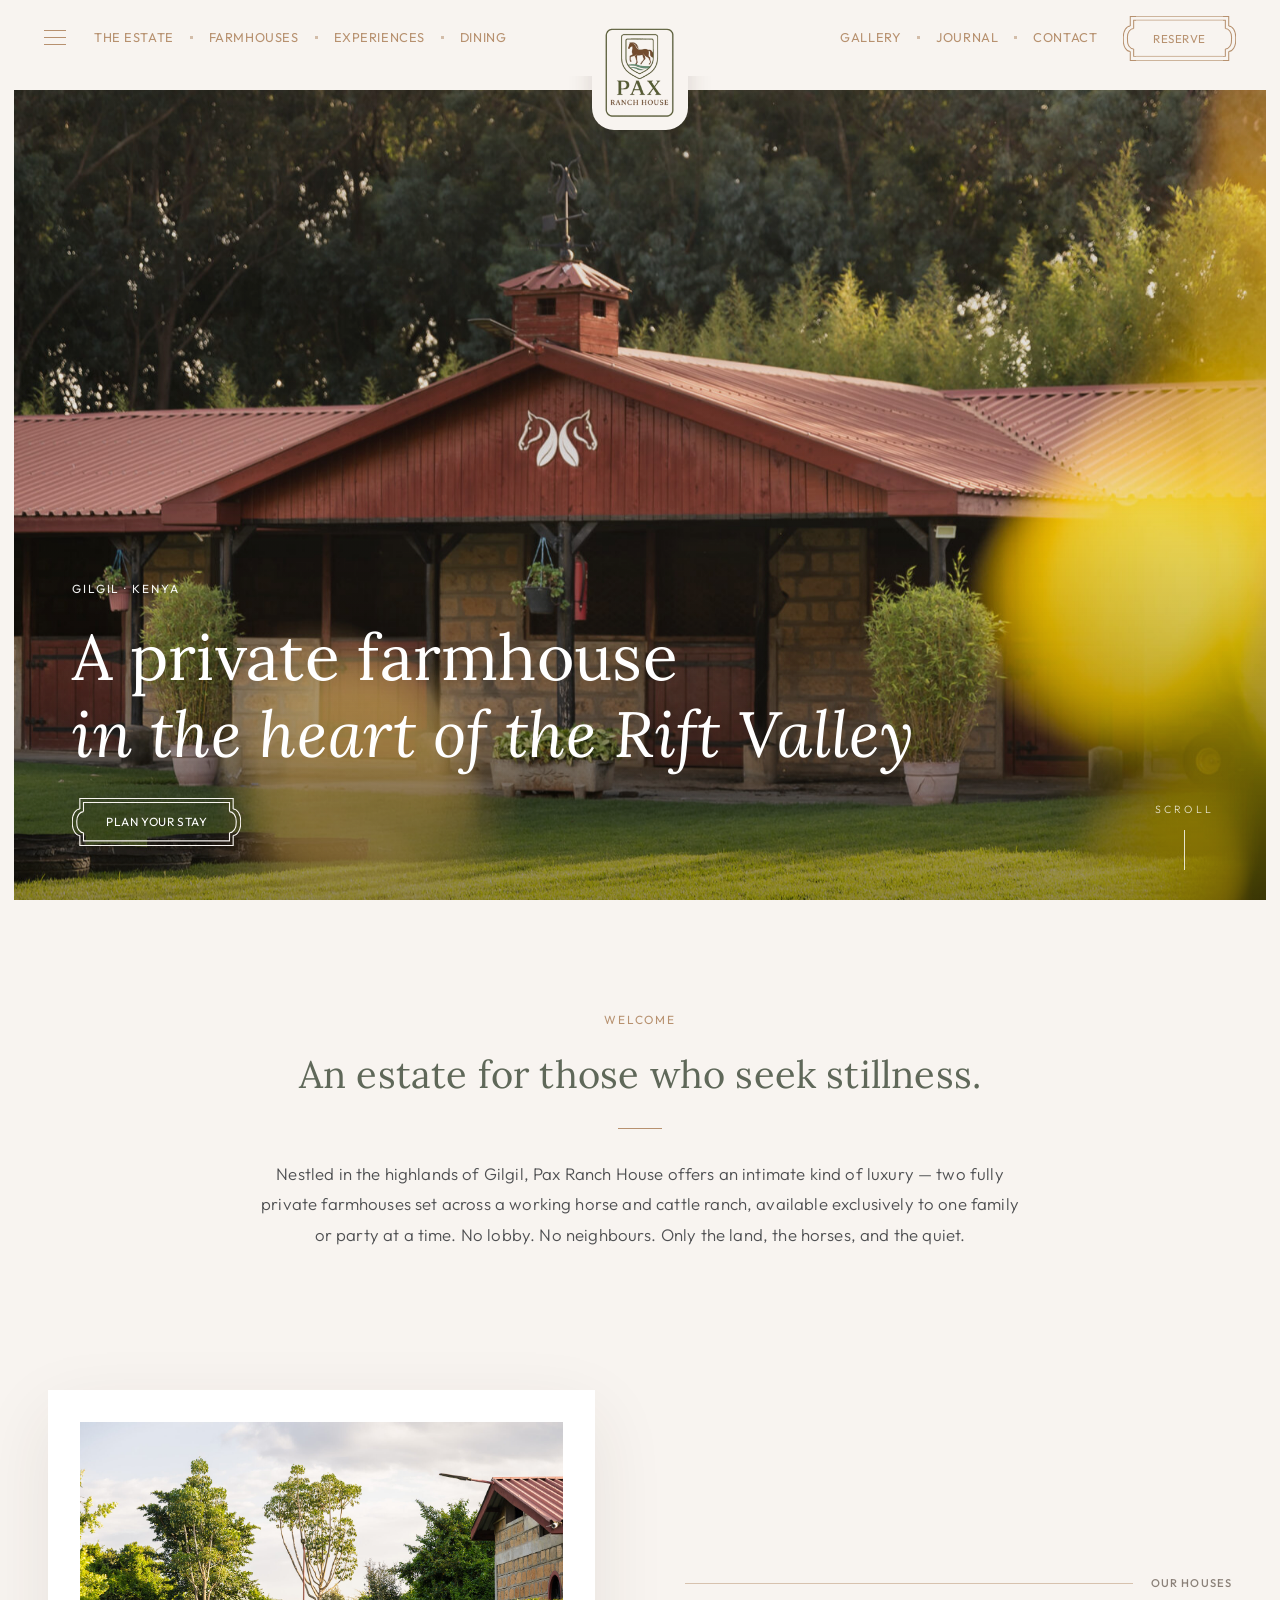
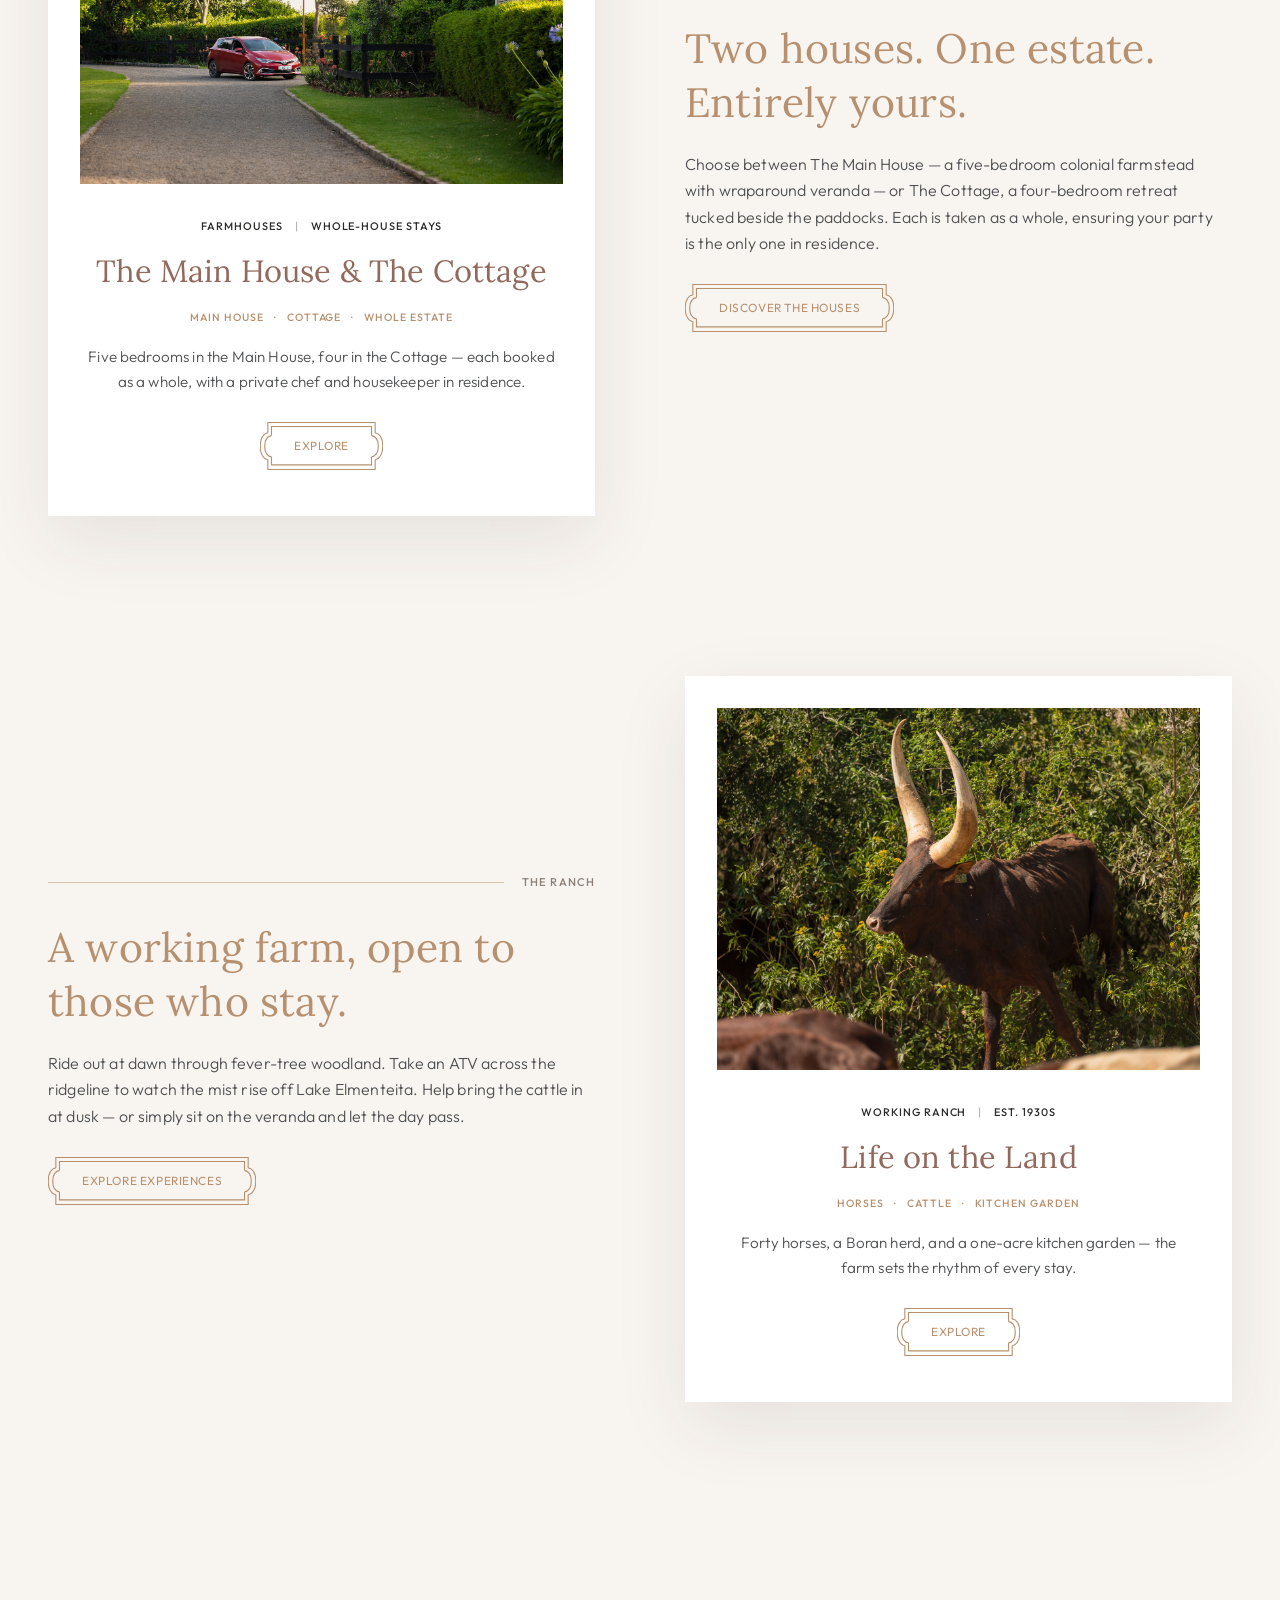
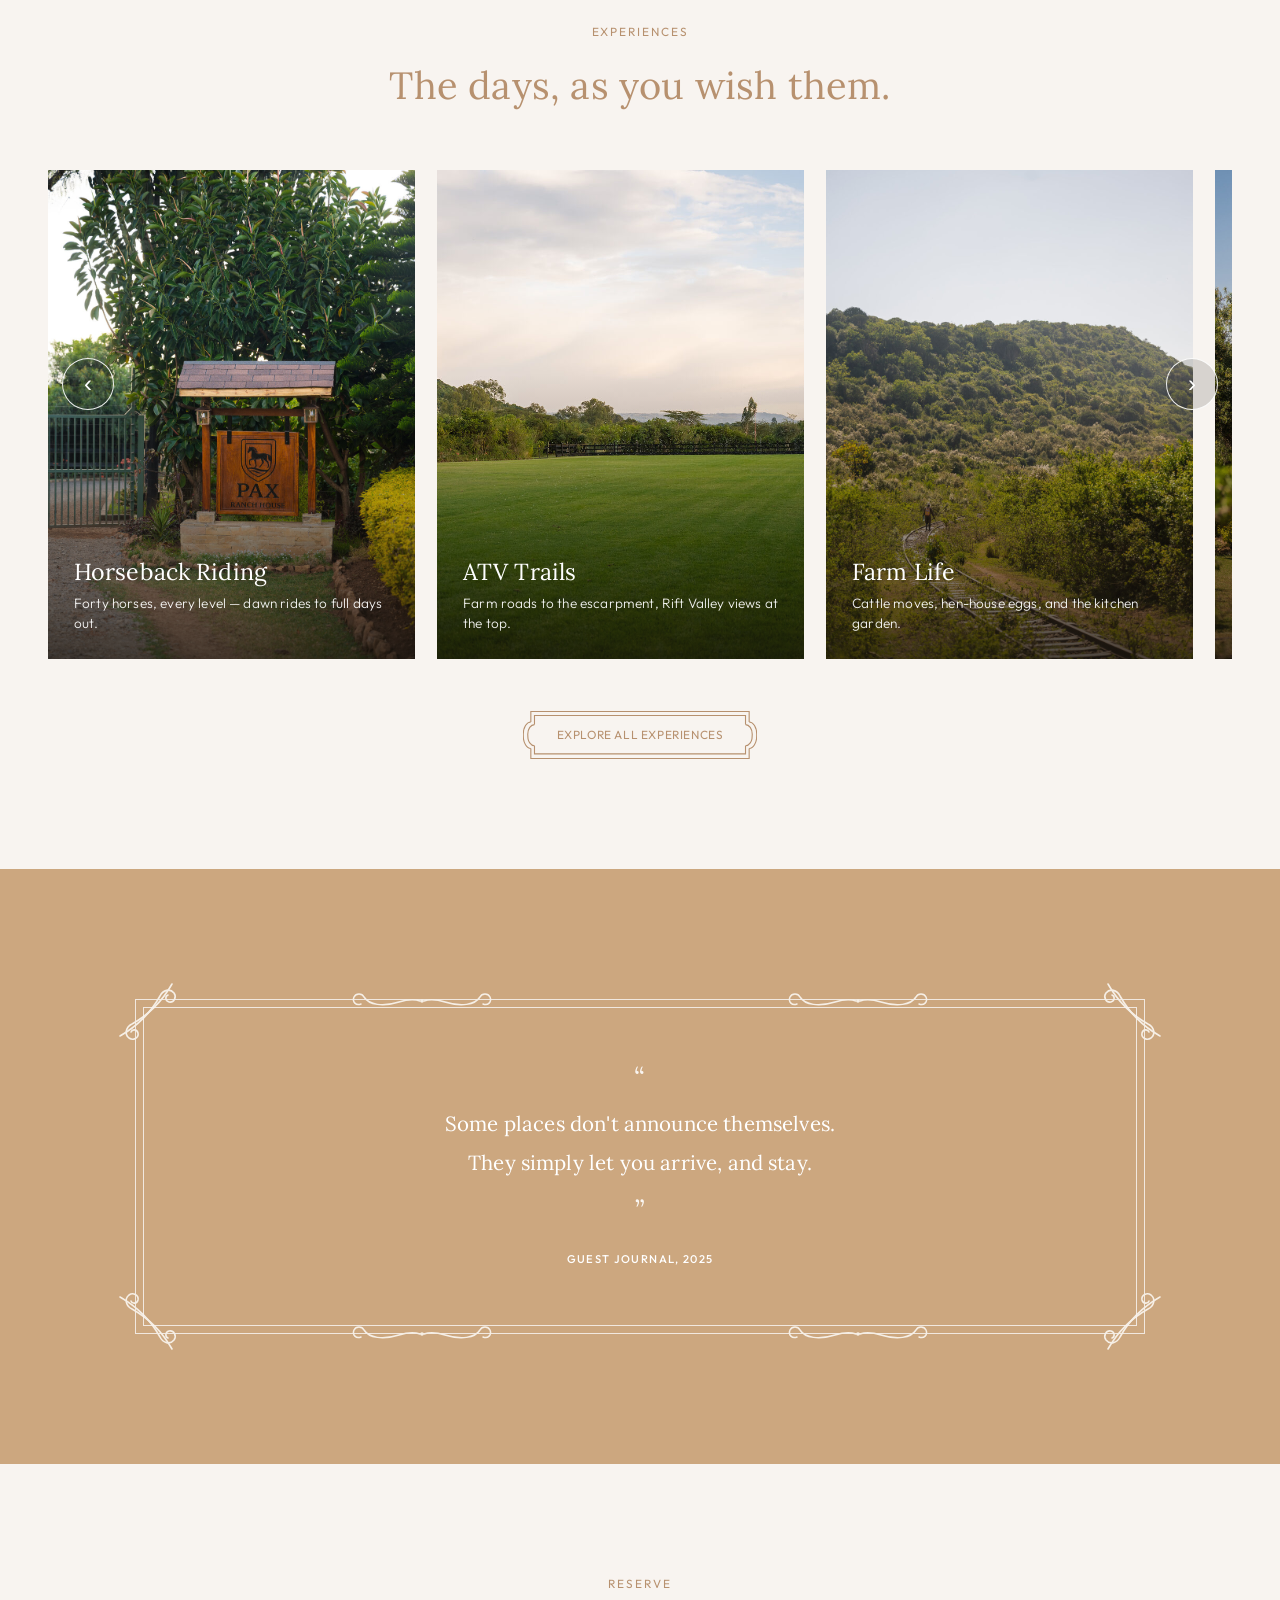
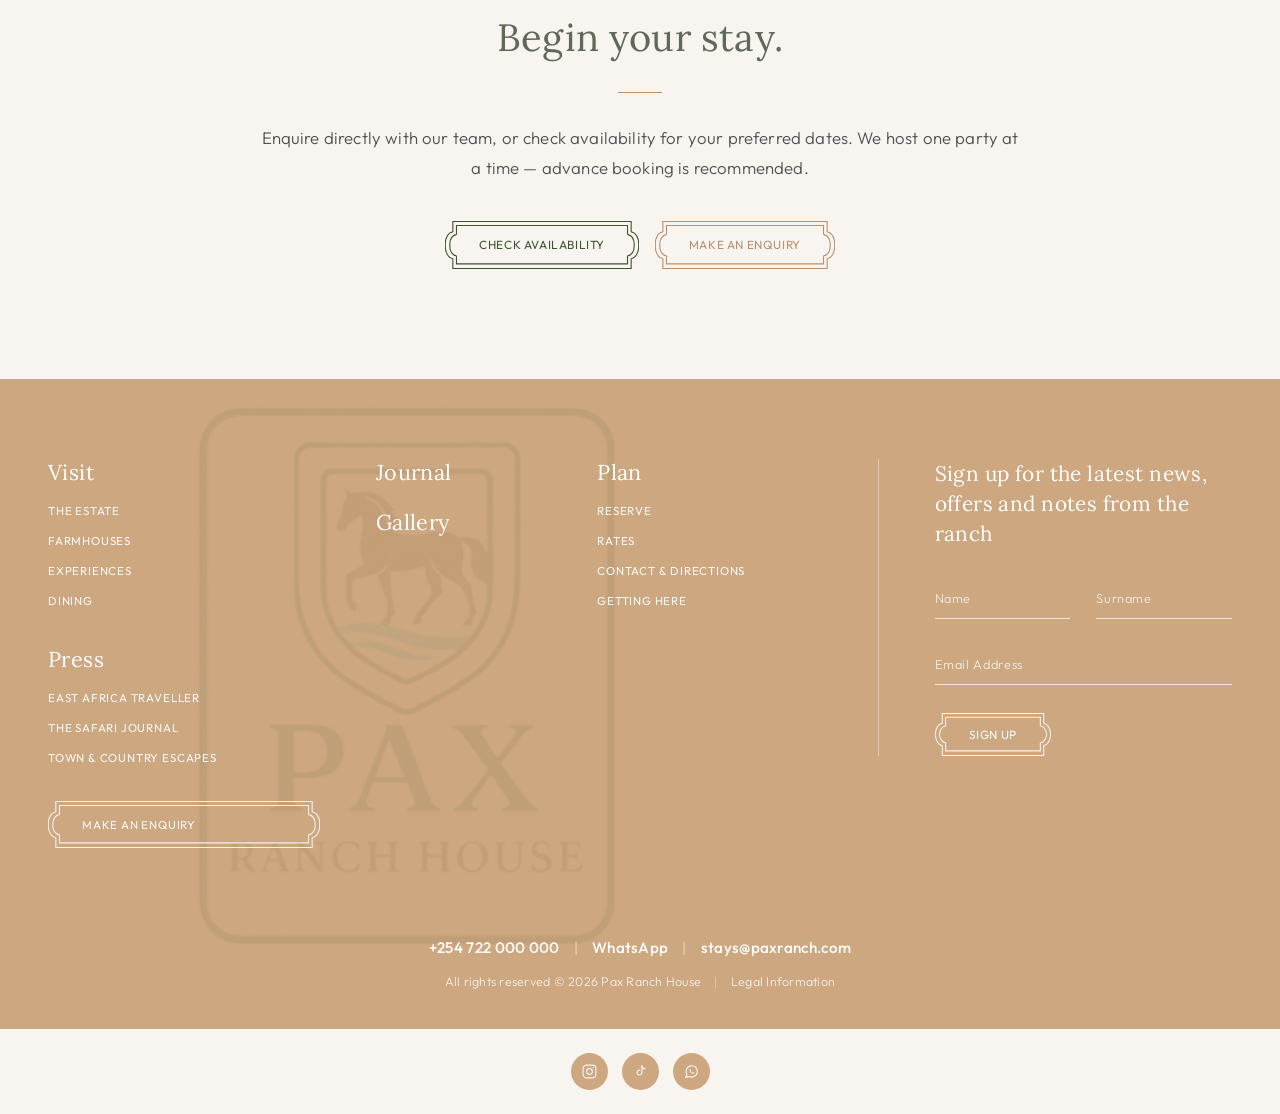
<file: index.html>
<!DOCTYPE html>
<html lang="en">
<head>
<meta charset="UTF-8">
<meta name="viewport" content="width=device-width, initial-scale=1.0">
<title>Pax Ranch House — A Private Farmhouse Retreat in Gilgil, Kenya</title>
<meta name="description" content="Pax Ranch House is a private two-farmhouse retreat on a working ranch in Gilgil, Kenya. Book a whole farmhouse for your family, ride horses, explore by ATV, and unwind in the Rift Valley.">
<link rel="canonical" href="https://paxranch.com/">
<meta name="robots" content="index, follow">
<meta name="theme-color" content="#3f5431">
<meta property="og:type" content="website">
<meta property="og:site_name" content="Pax Ranch House">
<meta property="og:title" content="Pax Ranch House — A Private Farmhouse Retreat in Gilgil, Kenya">
<meta property="og:description" content="A private two-farmhouse retreat on a working ranch in Gilgil, Kenya. A whole farmhouse to yourself — horses, ATVs, and the quiet of the Rift Valley.">
<meta property="og:url" content="https://paxranch.com/">
<meta property="og:image" content="https://paxranch.com/images/hero-home.jpg">
<meta property="og:locale" content="en_KE">
<meta name="twitter:card" content="summary_large_image">
<meta name="twitter:title" content="Pax Ranch House — A Private Farmhouse Retreat in Gilgil, Kenya">
<meta name="twitter:description" content="A private two-farmhouse retreat on a working ranch in Gilgil, Kenya. Horses, ATVs, and the quiet of the Rift Valley.">
<meta name="twitter:image" content="https://paxranch.com/images/hero-home.jpg">
<link rel="icon" href="favicon.ico" sizes="any">
<link rel="apple-touch-icon" href="apple-touch-icon.png">
<link rel="preconnect" href="https://fonts.googleapis.com">
<link rel="preconnect" href="https://fonts.gstatic.com" crossorigin>
<link href="https://fonts.googleapis.com/css2?family=Lora:ital,wght@0,400;0,500;1,400;1,500&family=Outfit:wght@300;400;500&display=swap" rel="stylesheet">
<script type="application/ld+json">
{
  "@context": "https://schema.org",
  "@type": "LodgingBusiness",
  "name": "Pax Ranch House",
  "description": "A private two-farmhouse retreat on a working ranch in Gilgil, Kenya. Book a whole farmhouse for your family, ride horses, explore by ATV, and unwind in the Rift Valley.",
  "url": "https://paxranch.com/",
  "image": "https://paxranch.com/images/hero-home.jpg",
  "email": "stays@paxranch.com",
  "telephone": "+254722000000",
  "priceRange": "$$$",
  "address": {
    "@type": "PostalAddress",
    "addressLocality": "Gilgil",
    "addressRegion": "Nakuru County",
    "addressCountry": "KE"
  },
  "geo": {
    "@type": "GeoCoordinates",
    "latitude": -0.5006,
    "longitude": 36.3206
  },
  "amenityFeature": [
    { "@type": "LocationFeatureSpecification", "name": "Horseback riding", "value": true },
    { "@type": "LocationFeatureSpecification", "name": "ATV trails", "value": true },
    { "@type": "LocationFeatureSpecification", "name": "Private chef", "value": true },
    { "@type": "LocationFeatureSpecification", "name": "Working farm access", "value": true }
  ],
  "numberOfRooms": 9,
  "sameAs": [
    "https://instagram.com/paxranchhouse",
    "https://tiktok.com/@paxranchhouse"
  ]
}
</script>
<link rel="stylesheet" href="shared.css">
</head>
<body>

<nav class="site" id="nav">
  <div class="left-group">
    <button class="menu-toggle" id="menuToggle" aria-label="Open menu" aria-expanded="false" aria-controls="menuOverlay"><span></span><span></span><span></span></button>
    <ul class="left">
      <li><a href="the-estate.html">The Estate</a></li>
      <li><a href="farmhouses.html">Farmhouses</a></li>
      <li><a href="experiences.html">Experiences</a></li>
      <li><a href="dining.html">Dining</a></li>
    </ul>
  </div>
  <a href="index.html" class="brand" aria-label="Pax Ranch House — home"><img src="images/logo/pax-logo-transparent-500.png" alt="Pax Ranch House"></a>
  <div class="right-group">
    <ul>
      <li><a href="gallery.html">Gallery</a></li>
      <li><a href="journal.html">Journal</a></li>
      <li><a href="contact.html">Contact</a></li>
    </ul>
    <a href="booking.html" class="cta">Reserve</a>
  </div>
</nav>
<div class="menu-overlay" id="menuOverlay">
  <div class="mo-inner">
    <button class="mo-close" id="menuClose"><span class="x" aria-hidden="true"></span> Close Menu</button>
    <div class="mo-cols">
      <div class="mo-left">
        <ul class="mo-primary">
          <li><a href="the-estate.html">The Estate</a></li>
          <li><button class="mo-sub-toggle" data-sub="farmSub" aria-expanded="false">Farmhouses <span class="chev">›</span></button></li>
          <li><a href="experiences.html">Experiences</a></li>
          <li><a href="dining.html">Dining</a></li>
        </ul>
        <ul class="mo-secondary">
          <li><a href="gallery.html">Gallery</a></li>
          <li><a href="journal.html">Journal</a></li>
          <li><a href="booking.html">Rates &amp; Availability</a></li>
          <li><a href="contact.html">Contact &amp; Directions</a></li>
        </ul>
        <a href="enquiry.html" class="btn mo-cta">Make an Enquiry</a>
      </div>
      <div class="mo-divider" aria-hidden="true"></div>
      <div class="mo-right">
        <ul class="mo-sub" id="farmSub" hidden>
          <li><a href="farmhouses.html#main-house">The Main House</a></li>
          <li><a href="farmhouses.html#cottage">The Cottage</a></li>
          <li><a href="farmhouses.html#exclusive">Exclusive Use</a></li>
        </ul>
      </div>
    </div>
  </div>
</div>

<section class="hero">
  <div class="frame">
    <div class="bg" style="background-image:url('images/hero-home.jpg')"></div>
    <div class="inner">
      <span class="eyebrow">Gilgil · Kenya</span>
      <h1>A private farmhouse<br><em>in the heart of the Rift Valley</em></h1>
      <a href="booking.html" class="btn light">Plan Your Stay</a>
    </div>
    <div class="scroll-hint">Scroll</div>
  </div>
</section>

<section>
  <div class="narrow reveal">
    <span class="eyebrow">Welcome</span>
    <h2>An estate for those who seek stillness.</h2>
    <div class="divider"></div>
    <p class="lede">Nestled in the highlands of Gilgil, Pax Ranch House offers an intimate kind of luxury — two fully private farmhouses set across a working horse and cattle ranch, available exclusively to one family or party at a time. No lobby. No neighbours. Only the land, the horses, and the quiet.</p>
  </div>
</section>

<section style="padding-top:30px">
  <div class="feature-split reveal">
    <div class="photo-card">
      <img src="images/home-farmhouse.jpg" alt="Farmhouse veranda">
      <div class="pc-kicker"><span>Farmhouses</span><span>Whole-House Stays</span></div>
      <div class="pc-title">The Main House &amp; The Cottage</div>
      <div class="pc-tags"><i>Main House</i><i>Cottage</i><i>Whole Estate</i></div>
      <p>Five bedrooms in the Main House, four in the Cottage — each booked as a whole, with a private chef and housekeeper in residence.</p>
      <a href="farmhouses.html" class="btn">Explore</a>
    </div>
    <div class="statement">
      <div class="rule-label"><span>Our Houses</span></div>
      <h2>Two houses. One estate. Entirely yours.</h2>
      <p>Choose between The Main House — a five-bedroom colonial farmstead with wraparound veranda — or The Cottage, a four-bedroom retreat tucked beside the paddocks. Each is taken as a whole, ensuring your party is the only one in residence.</p>
      <a href="farmhouses.html" class="btn">Discover the Houses</a>
    </div>
  </div>
</section>

<section style="padding-top:50px">
  <div class="feature-split reveal">
    <div class="statement">
      <div class="rule-label"><span>The Ranch</span></div>
      <h2>A working farm, open to those who stay.</h2>
      <p>Ride out at dawn through fever-tree woodland. Take an ATV across the ridgeline to watch the mist rise off Lake Elmenteita. Help bring the cattle in at dusk — or simply sit on the veranda and let the day pass.</p>
      <a href="experiences.html" class="btn">Explore Experiences</a>
    </div>
    <div class="photo-card">
      <img src="images/home-ranch.jpg" alt="Horses on the ranch">
      <div class="pc-kicker"><span>Working Ranch</span><span>Est. 1930s</span></div>
      <div class="pc-title">Life on the Land</div>
      <div class="pc-tags"><i>Horses</i><i>Cattle</i><i>Kitchen Garden</i></div>
      <p>Forty horses, a Boran herd, and a one-acre kitchen garden — the farm sets the rhythm of every stay.</p>
      <a href="the-estate.html" class="btn">Explore</a>
    </div>
  </div>
</section>

<section>
  <div class="container">
    <div class="narrow reveal">
      <span class="eyebrow">Experiences</span>
      <h2 style="color:var(--camel)">The days, as you wish them.</h2>
    </div>
    <div class="carousel reveal">
      <div class="car-track" tabindex="0" aria-label="Experiences carousel">
        <a href="experiences.html" class="car-card">
          <div class="bg" style="background-image:url('images/exp-stables.jpg')"></div>
          <div class="shade"></div>
          <div class="label"><h3>Horseback Riding</h3><p>Forty horses, every level — dawn rides to full days out.</p></div>
        </a>
        <a href="experiences.html" class="car-card">
          <div class="bg" style="background-image:url('images/exp-atv.jpg')"></div>
          <div class="shade"></div>
          <div class="label"><h3>ATV Trails</h3><p>Farm roads to the escarpment, Rift Valley views at the top.</p></div>
        </a>
        <a href="experiences.html" class="car-card">
          <div class="bg" style="background-image:url('images/exp-farm.jpg')"></div>
          <div class="shade"></div>
          <div class="label"><h3>Farm Life</h3><p>Cattle moves, hen-house eggs, and the kitchen garden.</p></div>
        </a>
        <a href="experiences.html" class="car-card">
          <div class="bg" style="background-image:url('images/experience-walking.jpg')"></div>
          <div class="shade"></div>
          <div class="label"><h3>Walking Safaris</h3><p>Giraffe, zebra and eland on foot, with our rangers.</p></div>
        </a>
        <a href="experiences.html" class="car-card">
          <div class="bg" style="background-image:url('images/experience-excursions.jpg')"></div>
          <div class="shade"></div>
          <div class="label"><h3>Day Excursions</h3><p>Lake Nakuru, Naivasha, and the Aberdare forest.</p></div>
        </a>
      </div>
      <button class="car-btn prev" aria-label="Previous">‹</button>
      <button class="car-btn next" aria-label="Next">›</button>
    </div>
    <div class="carousel-cta reveal"><a href="experiences.html" class="btn">Explore All Experiences</a></div>
  </div>
</section>

<section class="testimonial">
  <div class="t-frame reveal">
    <div class="t-orn" aria-hidden="true"></div>
    <span class="t-mark">“</span>
    <p>Some places don't announce themselves.<br>They simply let you arrive, and stay.</p>
    <span class="t-mark">”</span>
    <cite>Guest Journal, 2025</cite>
  </div>
</section>

<section>
  <div class="narrow reveal">
    <span class="eyebrow">Reserve</span>
    <h2>Begin your stay.</h2>
    <div class="divider"></div>
    <p class="lede">Enquire directly with our team, or check availability for your preferred dates. We host one party at a time — advance booking is recommended.</p>
    <div style="margin-top:38px;display:flex;gap:16px;justify-content:center;flex-wrap:wrap">
      <a href="booking.html" class="btn solid">Check Availability</a>
      <a href="enquiry.html" class="btn">Make an Enquiry</a>
    </div>
  </div>
</section>

<footer>
  <div class="grid">
    <div class="col col-links">
      <h4>Visit</h4>
      <a href="the-estate.html">The Estate</a>
      <a href="farmhouses.html">Farmhouses</a>
      <a href="experiences.html">Experiences</a>
      <a href="dining.html">Dining</a>
      <h4 class="press-h">Press</h4>
      <!-- TODO: replace with real press coverage + publication logos when available -->
      <a href="journal.html">East Africa Traveller</a>
      <a href="journal.html">The Safari Journal</a>
      <a href="journal.html">Town &amp; Country Escapes</a>
      <a href="enquiry.html" class="btn light footer-cta">Make an Enquiry</a>
    </div>
    <div class="col standalone">
      <h4><a href="journal.html">Journal</a></h4>
      <h4><a href="gallery.html">Gallery</a></h4>
    </div>
    <div class="col col-links">
      <h4>Plan</h4>
      <a href="booking.html">Reserve</a>
      <a href="booking.html">Rates</a>
      <a href="contact.html">Contact &amp; Directions</a>
      <a href="contact.html#getting-here">Getting Here</a>
    </div>
    <div class="col newsletter">
      <h4>Sign up for the latest news, offers and notes from the ranch</h4>
      <form class="nl-form">
        <div class="nl-row">
          <input name="name" placeholder="Name" autocomplete="given-name">
          <input name="surname" placeholder="Surname" autocomplete="family-name">
        </div>
        <input type="email" name="email" placeholder="Email Address" required autocomplete="email">
        <button type="submit" class="btn light">Sign Up</button>
        <div class="nl-status" role="status" aria-live="polite"></div>
      </form>
    </div>
  </div>
  <div class="contactline"><a href="tel:+254722000000">+254 722 000 000</a><span class="sep">|</span><a href="https://wa.me/254722000000" target="_blank" rel="noopener">WhatsApp</a><span class="sep">|</span><a href="mailto:stays@paxranch.com">stays@paxranch.com</a></div>
  <div class="fine">All rights reserved © 2026 Pax Ranch House <span class="sep">|</span> <a href="contact.html">Legal Information</a></div>
</footer>
<div class="social-strip">
  <a href="https://instagram.com/paxranchhouse" aria-label="Instagram" target="_blank" rel="noopener"><svg viewBox="0 0 24 24" fill="none" stroke="currentColor" stroke-width="1.6"><rect x="3" y="3" width="18" height="18" rx="5"/><circle cx="12" cy="12" r="4"/><circle cx="17.5" cy="6.5" r="1" fill="currentColor" stroke="none"/></svg></a>
  <a href="https://tiktok.com/@paxranchhouse" aria-label="TikTok" target="_blank" rel="noopener"><svg viewBox="0 0 24 24" fill="none" stroke="currentColor" stroke-width="1.6"><path d="M14 4v9.5a3.5 3.5 0 1 1-3-3.46" stroke-linecap="round" stroke-linejoin="round"/><path d="M14 4c.4 2.3 2 4 4.5 4.2" stroke-linecap="round" stroke-linejoin="round"/></svg></a>
  <a href="https://wa.me/254722000000" aria-label="WhatsApp" target="_blank" rel="noopener"><svg viewBox="0 0 24 24" fill="none" stroke="currentColor" stroke-width="1.6"><path d="M4 20l1.4-4A8 8 0 1 1 9 19.2L4 20z"/><path d="M9 9c0 4 3 6 6 6 .8 0 1.2-.6 1-1.2l-1.5-1-1.3.9c-1-.5-2.3-1.7-2.6-2.8l.8-1L10 8.5C9.4 8.3 9 8.5 9 9z" fill="currentColor" stroke="none"/></svg></a>
</div>

<script src="site.js"></script>
</body>
</html>
</file>
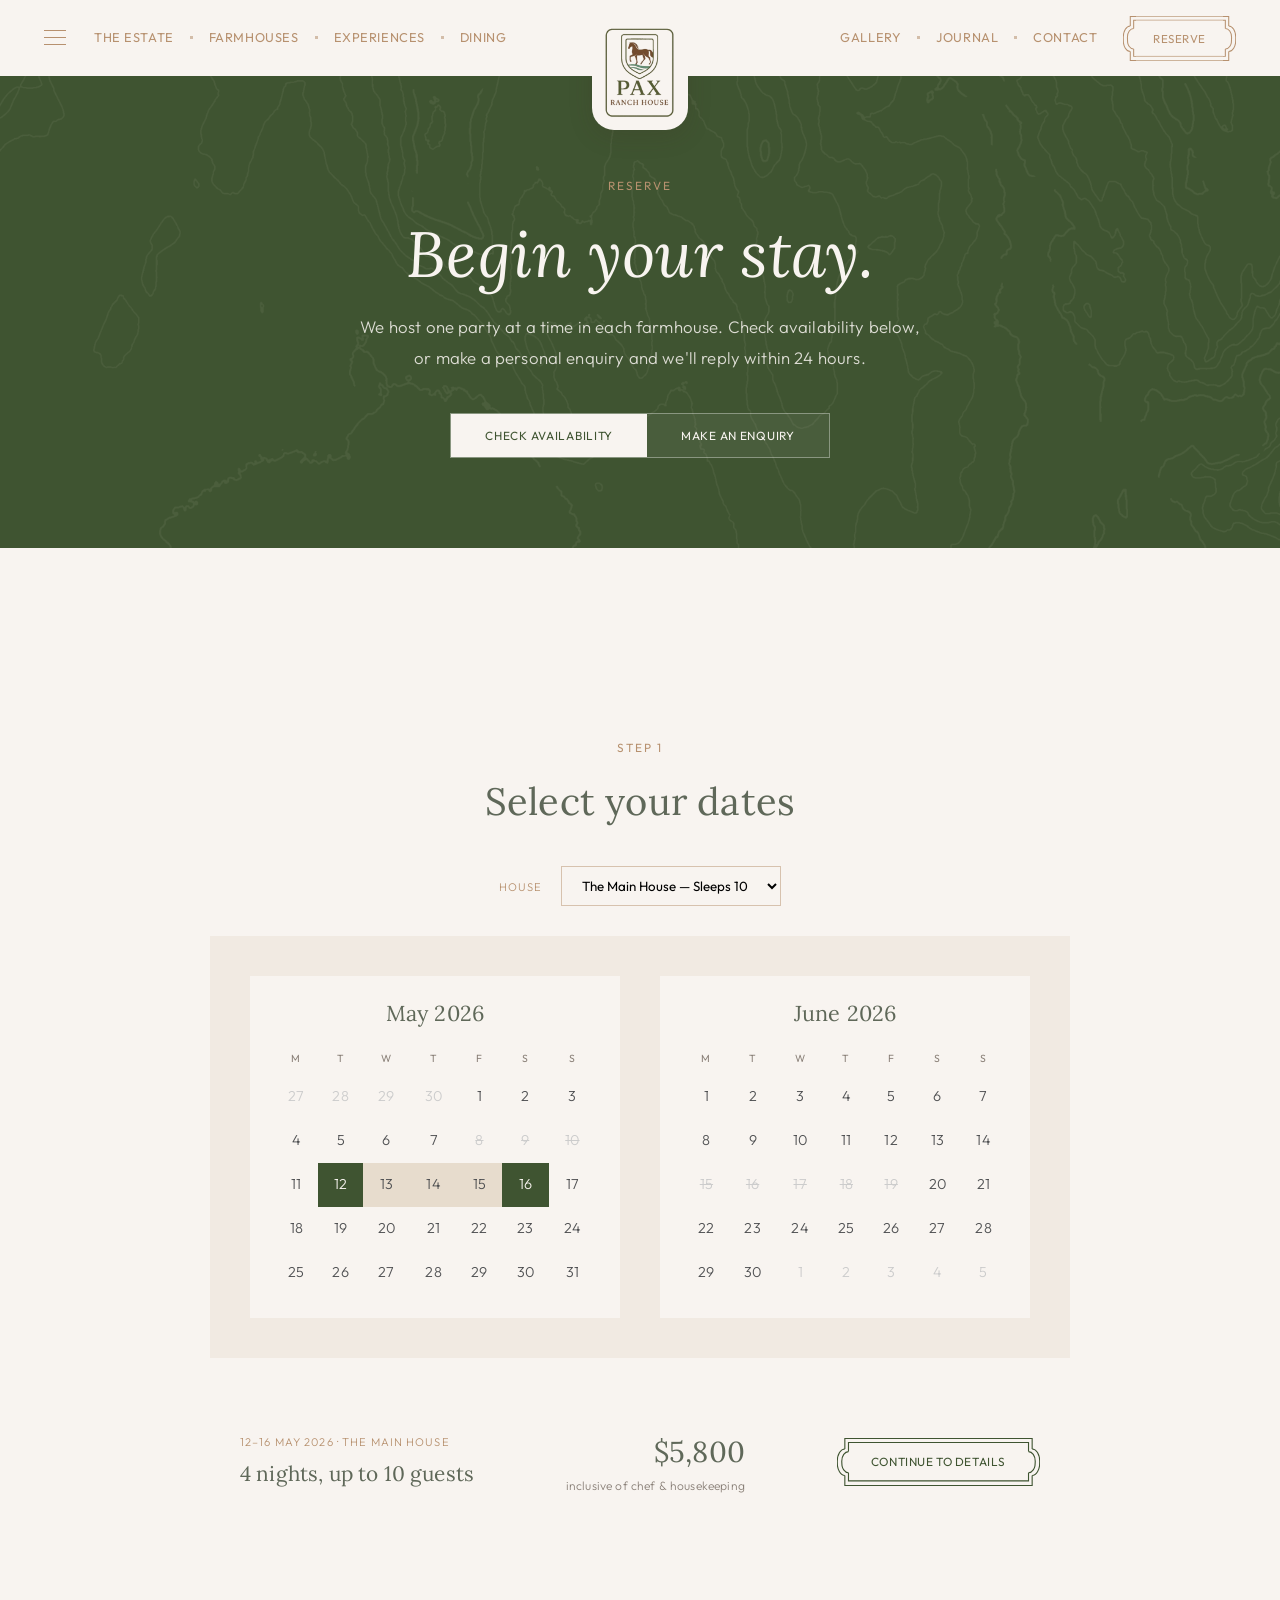
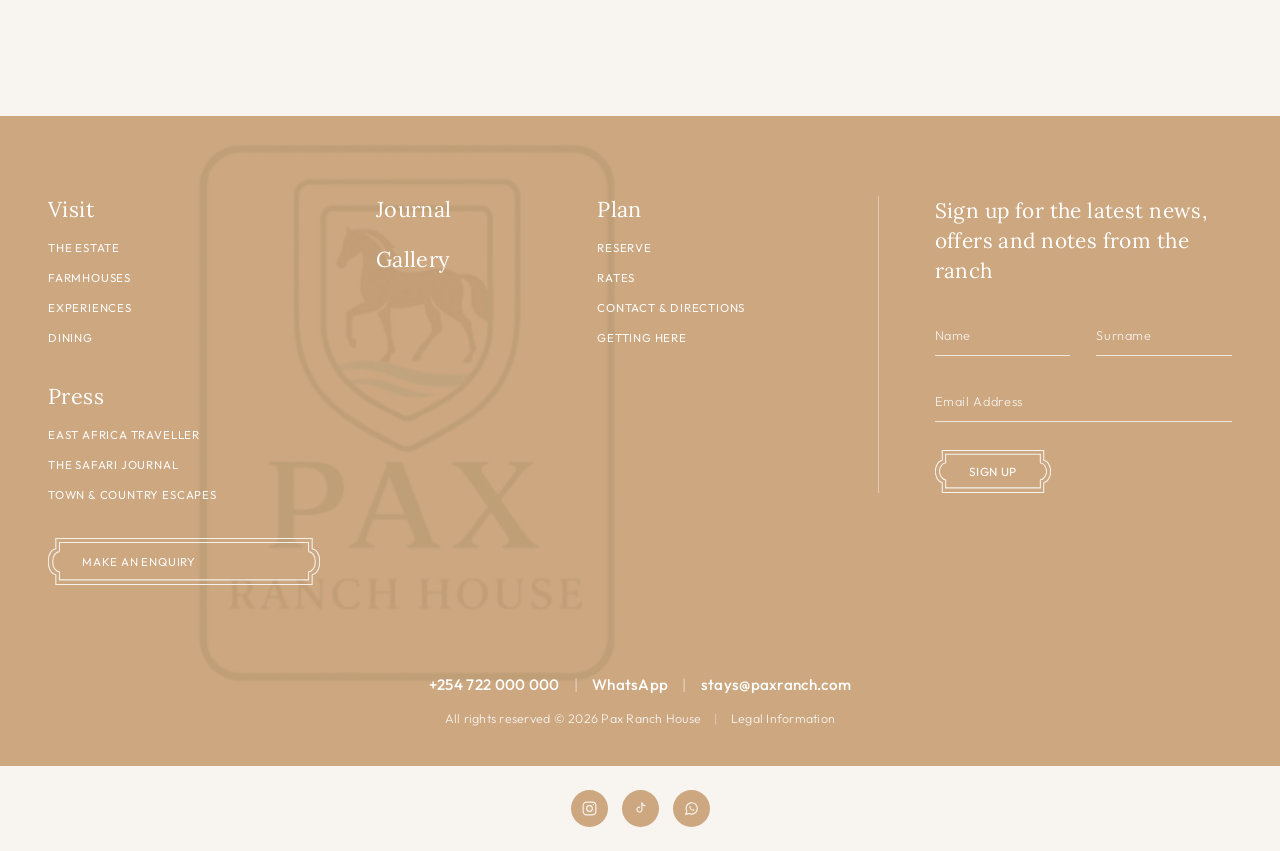
<file: booking.html>
<!DOCTYPE html>
<html lang="en"><head><meta charset="UTF-8"><meta name="viewport" content="width=device-width, initial-scale=1.0">
<title>Reserve — Pax Ranch House</title>
<meta name="description" content="Check availability or make a personal enquiry to stay at Pax Ranch House, a private two-farmhouse retreat in Gilgil, Kenya. One party at a time, in each farmhouse.">
<link rel="canonical" href="https://paxranch.com/booking.html">
<meta name="robots" content="index, follow">
<meta name="theme-color" content="#3f5431">
<meta property="og:type" content="website">
<meta property="og:site_name" content="Pax Ranch House">
<meta property="og:title" content="Reserve — Pax Ranch House">
<meta property="og:description" content="Check availability or make a personal enquiry to stay at Pax Ranch House, a private two-farmhouse retreat in Gilgil, Kenya.">
<meta property="og:url" content="https://paxranch.com/booking.html">
<meta property="og:image" content="https://paxranch.com/images/hero-home.jpg">
<meta property="og:locale" content="en_KE">
<meta name="twitter:card" content="summary_large_image">
<meta name="twitter:title" content="Reserve — Pax Ranch House">
<meta name="twitter:description" content="Check availability or make a personal enquiry to stay at Pax Ranch House in Gilgil, Kenya.">
<meta name="twitter:image" content="https://paxranch.com/images/hero-home.jpg">
<link rel="icon" href="favicon.ico" sizes="any">
<link rel="apple-touch-icon" href="apple-touch-icon.png">
<link rel="preconnect" href="https://fonts.googleapis.com"><link rel="preconnect" href="https://fonts.gstatic.com" crossorigin>
<link href="https://fonts.googleapis.com/css2?family=Lora:ital,wght@0,400;0,500;1,400;1,500&family=Outfit:wght@300;400;500&display=swap" rel="stylesheet">
<link rel="stylesheet" href="shared.css">
<style>
  .booking-intro{position:relative;overflow:hidden;background:var(--olive);color:var(--ivory);padding:100px 48px 90px;text-align:center}
  .booking-intro::before{content:"";position:absolute;left:0;right:0;bottom:0;height:100%;background:url("images/gilgil-contours.png") no-repeat bottom center;background-size:cover;opacity:.07;pointer-events:none}
  .booking-intro > *{position:relative;z-index:1}
  .booking-intro h1{color:var(--ivory);margin-bottom:18px}
  .booking-intro .lede{color:var(--ivory);opacity:.85}
  .option-toggle{display:inline-flex;margin:40px auto 0;border:1px solid rgba(255,255,255,.35);background:rgba(255,255,255,.05)}
  .option-toggle button{background:none;border:none;color:var(--ivory);padding:14px 34px;font-family:var(--sans);font-size:.74rem;letter-spacing:.06em;text-transform:uppercase;cursor:pointer;transition:all .3s}
  .option-toggle button.active{background:var(--ivory);color:var(--olive)}
  .panel{display:none}
  .panel.on{display:block;animation:fadein .6s ease}
  @keyframes fadein{from{opacity:0;transform:translateY(10px)}to{opacity:1}}

  .availability{max-width:860px;margin:0 auto;padding:80px 0}
  .cal-wrap{background:var(--bone);padding:40px;display:grid;grid-template-columns:1fr 1fr;gap:40px}
  .cal{background:var(--cream);padding:24px}
  .cal h4{font-family:var(--serif);font-size:1.35rem;text-align:center;margin-bottom:16px}
  .cal table{width:100%;border-collapse:collapse}
  .cal th{font-size:.65rem;letter-spacing:.1em;text-transform:uppercase;color:var(--muted);padding:8px 0;font-weight:400}
  .cal td{text-align:center;padding:10px 0;font-size:.9rem;cursor:pointer;transition:background .2s}
  .cal td.off{color:#ccc;cursor:default}
  .cal td.booked{color:#ccc;text-decoration:line-through;cursor:not-allowed}
  .cal td.sel{background:var(--olive);color:var(--ivory)}
  .cal td.range{background:var(--sand)}
  .cal td:not(.off):not(.booked):not(.sel):hover{background:var(--sand)}
  .summary{background:var(--cream);padding:30px;margin-top:40px;display:flex;justify-content:space-between;align-items:center;flex-wrap:wrap;gap:20px}
  .summary .price{font-family:var(--serif);font-size:1.8rem;color:var(--sage)}
  @media(max-width:860px){
    .booking-intro{padding:120px 22px 80px}
    .availability{padding:60px 22px}
    .cal-wrap{grid-template-columns:1fr;gap:20px;padding:18px}
    .cal{padding:14px}
    .cal td{padding:8px 0;font-size:.85rem}
    .summary{padding:24px}
  }
</style>
</head><body>

<nav class="site scrolled" id="nav">
  <div class="left-group">
    <button class="menu-toggle" id="menuToggle" aria-label="Open menu" aria-expanded="false" aria-controls="menuOverlay"><span></span><span></span><span></span></button>
    <ul class="left">
      <li><a href="the-estate.html">The Estate</a></li>
      <li><a href="farmhouses.html">Farmhouses</a></li>
      <li><a href="experiences.html">Experiences</a></li>
      <li><a href="dining.html">Dining</a></li>
    </ul>
  </div>
  <a href="index.html" class="brand" aria-label="Pax Ranch House — home"><img src="images/logo/pax-logo-transparent-500.png" alt="Pax Ranch House"></a>
  <div class="right-group">
    <ul>
      <li><a href="gallery.html">Gallery</a></li>
      <li><a href="journal.html">Journal</a></li>
      <li><a href="contact.html">Contact</a></li>
    </ul>
    <a href="booking.html" class="cta">Reserve</a>
  </div>
</nav>
<div class="menu-overlay" id="menuOverlay">
  <div class="mo-inner">
    <button class="mo-close" id="menuClose"><span class="x" aria-hidden="true"></span> Close Menu</button>
    <div class="mo-cols">
      <div class="mo-left">
        <ul class="mo-primary">
          <li><a href="the-estate.html">The Estate</a></li>
          <li><button class="mo-sub-toggle" data-sub="farmSub" aria-expanded="false">Farmhouses <span class="chev">›</span></button></li>
          <li><a href="experiences.html">Experiences</a></li>
          <li><a href="dining.html">Dining</a></li>
        </ul>
        <ul class="mo-secondary">
          <li><a href="gallery.html">Gallery</a></li>
          <li><a href="journal.html">Journal</a></li>
          <li><a href="booking.html">Rates &amp; Availability</a></li>
          <li><a href="contact.html">Contact &amp; Directions</a></li>
        </ul>
        <a href="enquiry.html" class="btn mo-cta">Make an Enquiry</a>
      </div>
      <div class="mo-divider" aria-hidden="true"></div>
      <div class="mo-right">
        <ul class="mo-sub" id="farmSub" hidden>
          <li><a href="farmhouses.html#main-house">The Main House</a></li>
          <li><a href="farmhouses.html#cottage">The Cottage</a></li>
          <li><a href="farmhouses.html#exclusive">Exclusive Use</a></li>
        </ul>
      </div>
    </div>
  </div>
</div>

<section class="booking-intro">
  <span class="eyebrow" style="color:var(--clay)">Reserve</span>
  <h1><em>Begin your stay.</em></h1>
  <p class="lede" style="max-width:560px;margin:20px auto 0">We host one party at a time in each farmhouse. Check availability below, or make a personal enquiry and we'll reply within 24 hours.</p>
  <div class="option-toggle">
    <button class="active" data-panel="avail">Check Availability</button>
    <button data-panel="enq">Make an Enquiry</button>
  </div>
</section>

<section class="panel on" id="avail">
  <div class="availability">
    <div style="text-align:center;margin-bottom:40px">
      <span class="eyebrow">Step 1</span>
      <h2>Select your dates</h2>
    </div>
    <div style="text-align:center;margin-bottom:30px">
      <label style="font-size:.7rem;letter-spacing:.1em;text-transform:uppercase;color:var(--camel);margin-right:16px">House</label>
      <select style="padding:10px 16px;border:1px solid rgba(183,145,111,.5);background:transparent;font-family:var(--sans)">
        <option>The Main House — Sleeps 10</option>
        <option>The Cottage — Sleeps 8</option>
        <option>Whole Estate (both houses)</option>
      </select>
    </div>
    <div class="cal-wrap">
      <div class="cal">
        <h4>May 2026</h4>
        <table>
          <tr><th>M</th><th>T</th><th>W</th><th>T</th><th>F</th><th>S</th><th>S</th></tr>
          <tr><td class="off">27</td><td class="off">28</td><td class="off">29</td><td class="off">30</td><td>1</td><td>2</td><td>3</td></tr>
          <tr><td>4</td><td>5</td><td>6</td><td>7</td><td class="booked">8</td><td class="booked">9</td><td class="booked">10</td></tr>
          <tr><td>11</td><td class="sel">12</td><td class="range">13</td><td class="range">14</td><td class="range">15</td><td class="sel">16</td><td>17</td></tr>
          <tr><td>18</td><td>19</td><td>20</td><td>21</td><td>22</td><td>23</td><td>24</td></tr>
          <tr><td>25</td><td>26</td><td>27</td><td>28</td><td>29</td><td>30</td><td>31</td></tr>
        </table>
      </div>
      <div class="cal">
        <h4>June 2026</h4>
        <table>
          <tr><th>M</th><th>T</th><th>W</th><th>T</th><th>F</th><th>S</th><th>S</th></tr>
          <tr><td>1</td><td>2</td><td>3</td><td>4</td><td>5</td><td>6</td><td>7</td></tr>
          <tr><td>8</td><td>9</td><td>10</td><td>11</td><td>12</td><td>13</td><td>14</td></tr>
          <tr><td class="booked">15</td><td class="booked">16</td><td class="booked">17</td><td class="booked">18</td><td class="booked">19</td><td>20</td><td>21</td></tr>
          <tr><td>22</td><td>23</td><td>24</td><td>25</td><td>26</td><td>27</td><td>28</td></tr>
          <tr><td>29</td><td>30</td><td class="off">1</td><td class="off">2</td><td class="off">3</td><td class="off">4</td><td class="off">5</td></tr>
        </table>
      </div>
    </div>
    <div class="summary">
      <div>
        <div style="font-size:.7rem;letter-spacing:.1em;text-transform:uppercase;color:var(--camel);margin-bottom:6px">12–16 May 2026 · The Main House</div>
        <div style="font-family:var(--serif);font-size:1.3rem;color:var(--sage)">4 nights, up to 10 guests</div>
      </div>
      <div style="text-align:right">
        <div class="price">$5,800</div>
        <div style="font-size:.75rem;color:var(--muted)">inclusive of chef & housekeeping</div>
      </div>
      <a href="enquiry.html?house=main" class="btn solid">Continue to Details</a>
    </div>
  </div>
</section>

<section class="panel" id="enq">
  <div class="container">
    <div style="text-align:center;margin-bottom:60px">
      <span class="eyebrow">A Personal Enquiry</span>
      <h2>Tell us about your stay.</h2>
      <p style="max-width:520px;margin:20px auto 0;color:var(--charcoal)">For flexible dates, exclusive-use enquiries, or to plan something special, we'll reply personally within 24 hours.</p>
    </div>
    <form class="form enquiry-form" id="bookingForm" data-source="booking-page">
      <div><label>Full Name</label><input name="name" required></div>
      <div><label>Email</label><input type="email" name="email" required></div>
      <div><label>Phone</label><input type="tel" name="phone"></div>
      <div><label>Number of Guests</label><input type="number" name="guests" min="1" max="18"></div>
      <div><label>Arrival</label><input type="date" name="arrival"></div>
      <div><label>Departure</label><input type="date" name="departure"></div>
      <div class="full"><label>Which House?</label>
        <select name="house"><option>The Main House</option><option>The Cottage</option><option>Whole Estate</option><option>Open to recommendation</option></select>
      </div>
      <div class="full"><label>Tell Us a Little More</label><textarea name="message" placeholder="Occasion, preferences, dietary notes, experiences you'd like..."></textarea></div>
      <div class="hp" aria-hidden="true"><label>Company</label><input name="company" tabindex="-1" autocomplete="off"></div>
      <div class="full" style="margin-top:20px"><button class="btn solid" type="submit">Send Enquiry</button></div>
      <div class="full form-status" role="status" aria-live="polite"></div>
    </form>
  </div>
</section>

<footer>
  <div class="grid">
    <div class="col col-links">
      <h4>Visit</h4>
      <a href="the-estate.html">The Estate</a>
      <a href="farmhouses.html">Farmhouses</a>
      <a href="experiences.html">Experiences</a>
      <a href="dining.html">Dining</a>
      <h4 class="press-h">Press</h4>
      <!-- TODO: replace with real press coverage + publication logos when available -->
      <a href="journal.html">East Africa Traveller</a>
      <a href="journal.html">The Safari Journal</a>
      <a href="journal.html">Town &amp; Country Escapes</a>
      <a href="enquiry.html" class="btn light footer-cta">Make an Enquiry</a>
    </div>
    <div class="col standalone">
      <h4><a href="journal.html">Journal</a></h4>
      <h4><a href="gallery.html">Gallery</a></h4>
    </div>
    <div class="col col-links">
      <h4>Plan</h4>
      <a href="booking.html">Reserve</a>
      <a href="booking.html">Rates</a>
      <a href="contact.html">Contact &amp; Directions</a>
      <a href="contact.html#getting-here">Getting Here</a>
    </div>
    <div class="col newsletter">
      <h4>Sign up for the latest news, offers and notes from the ranch</h4>
      <form class="nl-form">
        <div class="nl-row">
          <input name="name" placeholder="Name" autocomplete="given-name">
          <input name="surname" placeholder="Surname" autocomplete="family-name">
        </div>
        <input type="email" name="email" placeholder="Email Address" required autocomplete="email">
        <button type="submit" class="btn light">Sign Up</button>
        <div class="nl-status" role="status" aria-live="polite"></div>
      </form>
    </div>
  </div>
  <div class="contactline"><a href="tel:+254722000000">+254 722 000 000</a><span class="sep">|</span><a href="https://wa.me/254722000000" target="_blank" rel="noopener">WhatsApp</a><span class="sep">|</span><a href="mailto:stays@paxranch.com">stays@paxranch.com</a></div>
  <div class="fine">All rights reserved © 2026 Pax Ranch House <span class="sep">|</span> <a href="contact.html">Legal Information</a></div>
</footer>
<div class="social-strip">
  <a href="https://instagram.com/paxranchhouse" aria-label="Instagram" target="_blank" rel="noopener"><svg viewBox="0 0 24 24" fill="none" stroke="currentColor" stroke-width="1.6"><rect x="3" y="3" width="18" height="18" rx="5"/><circle cx="12" cy="12" r="4"/><circle cx="17.5" cy="6.5" r="1" fill="currentColor" stroke="none"/></svg></a>
  <a href="https://tiktok.com/@paxranchhouse" aria-label="TikTok" target="_blank" rel="noopener"><svg viewBox="0 0 24 24" fill="none" stroke="currentColor" stroke-width="1.6"><path d="M14 4v9.5a3.5 3.5 0 1 1-3-3.46" stroke-linecap="round" stroke-linejoin="round"/><path d="M14 4c.4 2.3 2 4 4.5 4.2" stroke-linecap="round" stroke-linejoin="round"/></svg></a>
  <a href="https://wa.me/254722000000" aria-label="WhatsApp" target="_blank" rel="noopener"><svg viewBox="0 0 24 24" fill="none" stroke="currentColor" stroke-width="1.6"><path d="M4 20l1.4-4A8 8 0 1 1 9 19.2L4 20z"/><path d="M9 9c0 4 3 6 6 6 .8 0 1.2-.6 1-1.2l-1.5-1-1.3.9c-1-.5-2.3-1.7-2.6-2.8l.8-1L10 8.5C9.4 8.3 9 8.5 9 9z" fill="currentColor" stroke="none"/></svg></a>
</div>
<script src="site.js"></script>
<script>
document.querySelectorAll('.option-toggle button').forEach(b=>{
  b.addEventListener('click',()=>{
    document.querySelectorAll('.option-toggle button').forEach(x=>x.classList.remove('active'));
    b.classList.add('active');
    document.querySelectorAll('.panel').forEach(p=>p.classList.remove('on'));
    document.getElementById(b.dataset.panel).classList.add('on');
  });
});
</script>
<script src="enquiry.js"></script>
</body></html>
</file>
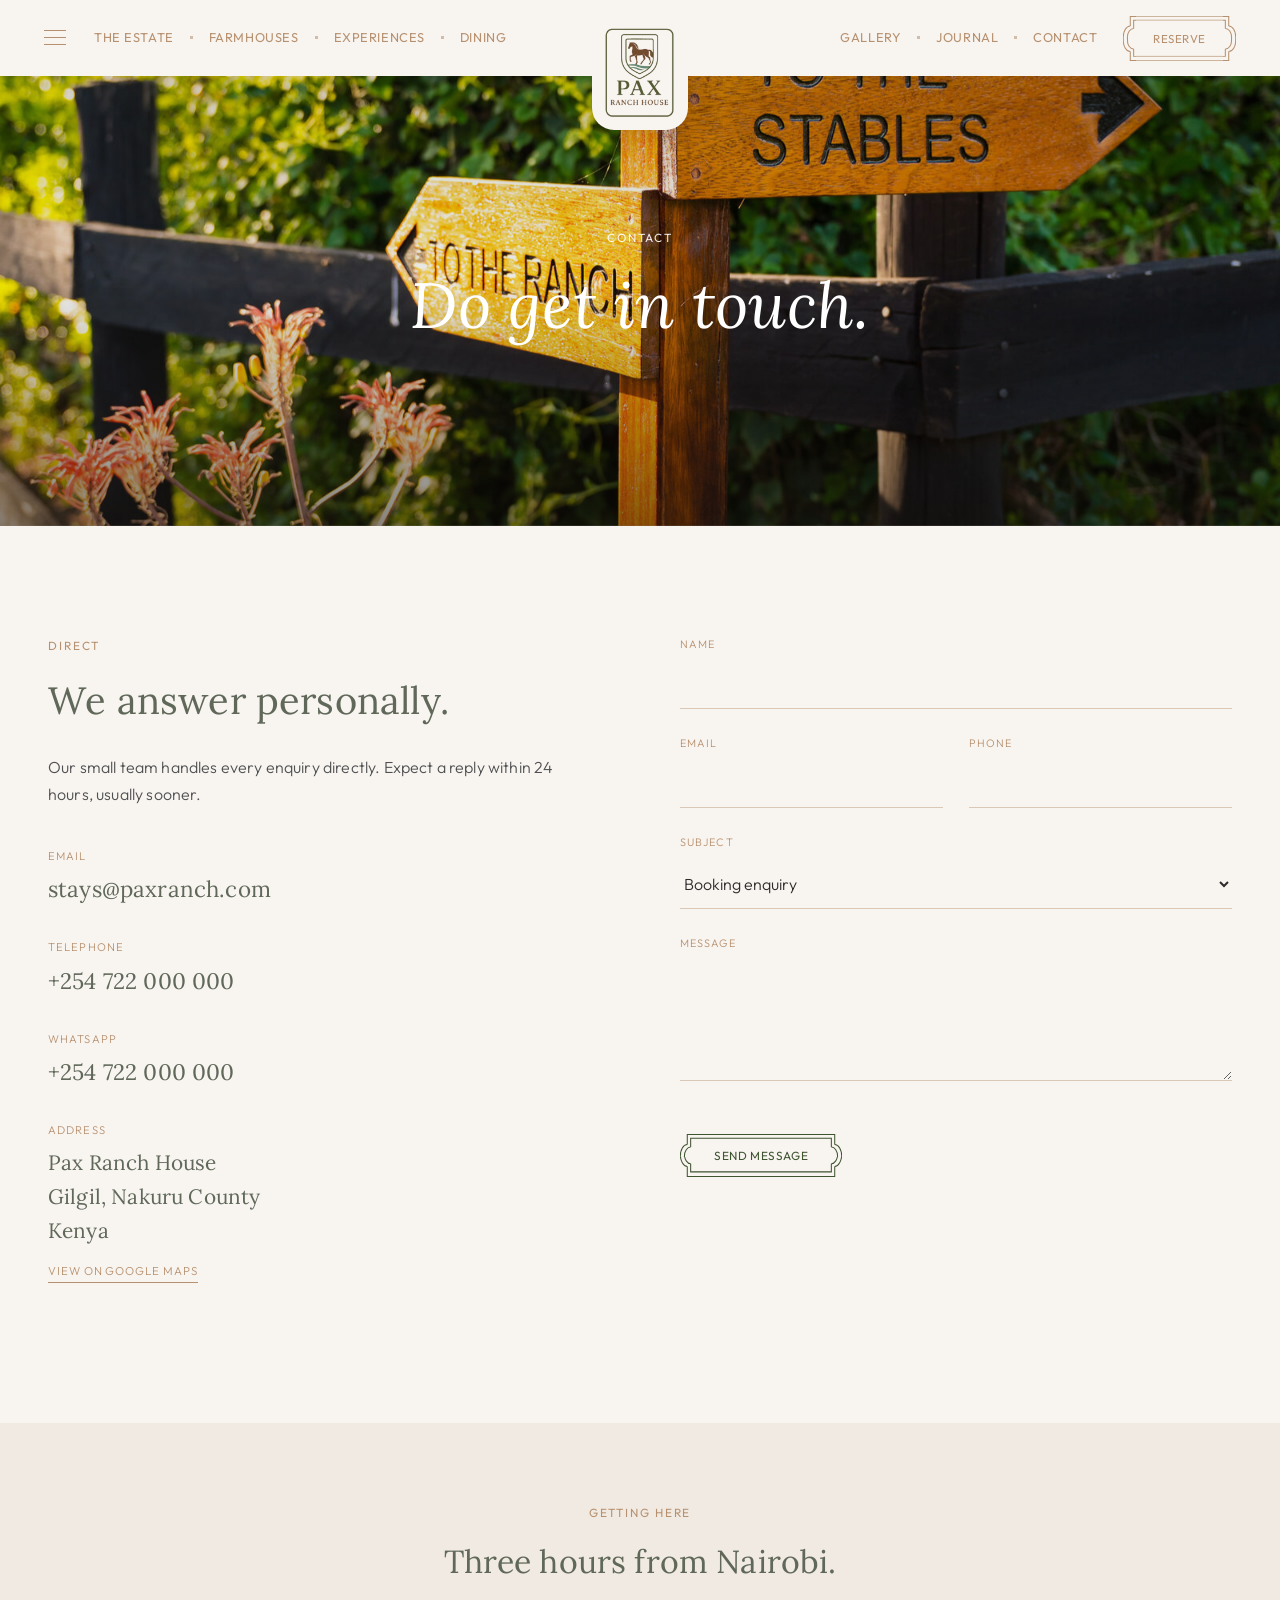
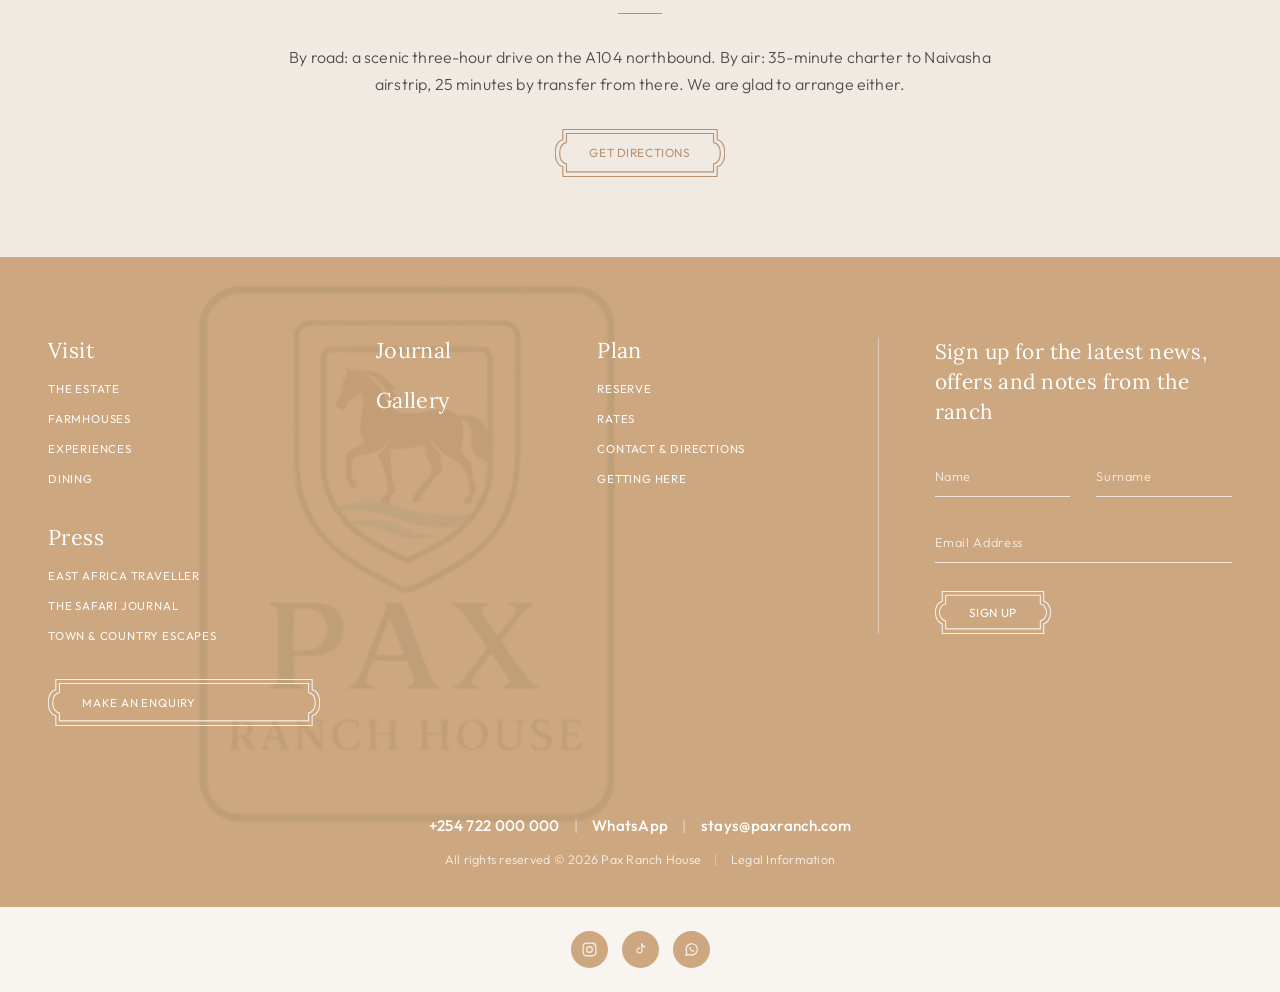
<file: contact.html>
<!DOCTYPE html>
<html lang="en"><head><meta charset="UTF-8"><meta name="viewport" content="width=device-width, initial-scale=1.0">
<title>Contact — Pax Ranch House</title>
<meta name="description" content="Get in touch with Pax Ranch House in Gilgil, Kenya — by email, phone, or WhatsApp. Three hours from Nairobi, with transfers arranged on request.">
<link rel="canonical" href="https://paxranch.com/contact.html">
<meta name="robots" content="index, follow">
<meta name="theme-color" content="#3f5431">
<meta property="og:type" content="website">
<meta property="og:site_name" content="Pax Ranch House">
<meta property="og:title" content="Contact — Pax Ranch House">
<meta property="og:description" content="Get in touch with Pax Ranch House in Gilgil, Kenya — by email, phone, or WhatsApp. Three hours from Nairobi.">
<meta property="og:url" content="https://paxranch.com/contact.html">
<meta property="og:image" content="https://paxranch.com/images/hero-contact.jpg">
<meta property="og:locale" content="en_KE">
<meta name="twitter:card" content="summary_large_image">
<meta name="twitter:title" content="Contact — Pax Ranch House">
<meta name="twitter:description" content="Get in touch with Pax Ranch House in Gilgil, Kenya — by email, phone, or WhatsApp.">
<meta name="twitter:image" content="https://paxranch.com/images/hero-contact.jpg">
<link rel="icon" href="favicon.ico" sizes="any">
<link rel="apple-touch-icon" href="apple-touch-icon.png">
<link rel="preconnect" href="https://fonts.googleapis.com"><link rel="preconnect" href="https://fonts.gstatic.com" crossorigin>
<link href="https://fonts.googleapis.com/css2?family=Lora:ital,wght@0,400;0,500;1,400;1,500&family=Outfit:wght@300;400;500&display=swap" rel="stylesheet">
<link rel="stylesheet" href="shared.css">
</head><body>

<nav class="site" id="nav">
  <div class="left-group">
    <button class="menu-toggle" id="menuToggle" aria-label="Open menu" aria-expanded="false" aria-controls="menuOverlay"><span></span><span></span><span></span></button>
    <ul class="left">
      <li><a href="the-estate.html">The Estate</a></li>
      <li><a href="farmhouses.html">Farmhouses</a></li>
      <li><a href="experiences.html">Experiences</a></li>
      <li><a href="dining.html">Dining</a></li>
    </ul>
  </div>
  <a href="index.html" class="brand" aria-label="Pax Ranch House — home"><img src="images/logo/pax-logo-transparent-500.png" alt="Pax Ranch House"></a>
  <div class="right-group">
    <ul>
      <li><a href="gallery.html">Gallery</a></li>
      <li><a href="journal.html">Journal</a></li>
      <li><a href="contact.html">Contact</a></li>
    </ul>
    <a href="booking.html" class="cta">Reserve</a>
  </div>
</nav>
<div class="menu-overlay" id="menuOverlay">
  <div class="mo-inner">
    <button class="mo-close" id="menuClose"><span class="x" aria-hidden="true"></span> Close Menu</button>
    <div class="mo-cols">
      <div class="mo-left">
        <ul class="mo-primary">
          <li><a href="the-estate.html">The Estate</a></li>
          <li><button class="mo-sub-toggle" data-sub="farmSub" aria-expanded="false">Farmhouses <span class="chev">›</span></button></li>
          <li><a href="experiences.html">Experiences</a></li>
          <li><a href="dining.html">Dining</a></li>
        </ul>
        <ul class="mo-secondary">
          <li><a href="gallery.html">Gallery</a></li>
          <li><a href="journal.html">Journal</a></li>
          <li><a href="booking.html">Rates &amp; Availability</a></li>
          <li><a href="contact.html">Contact &amp; Directions</a></li>
        </ul>
        <a href="enquiry.html" class="btn mo-cta">Make an Enquiry</a>
      </div>
      <div class="mo-divider" aria-hidden="true"></div>
      <div class="mo-right">
        <ul class="mo-sub" id="farmSub" hidden>
          <li><a href="farmhouses.html#main-house">The Main House</a></li>
          <li><a href="farmhouses.html#cottage">The Cottage</a></li>
          <li><a href="farmhouses.html#exclusive">Exclusive Use</a></li>
        </ul>
      </div>
    </div>
  </div>
</div>

<section class="page-hero" style="height:50vh;min-height:380px">
  <div class="bg" style="background-image:url('images/hero-contact.jpg')"></div>
  <div class="inner">
    <span class="eyebrow" style="color:rgba(255,255,255,.9)">Contact</span>
    <h1 style="color:#fff"><em>Do get in touch.</em></h1>
  </div>
</section>

<section>
  <div class="container contact-grid">
    <div class="reveal">
      <span class="eyebrow">Direct</span>
      <h2 style="margin-bottom:30px">We answer personally.</h2>
      <p style="color:var(--charcoal);margin-bottom:40px">Our small team handles every enquiry directly. Expect a reply within 24 hours, usually sooner.</p>

      <div style="margin-bottom:30px">
        <div style="font-size:.7rem;letter-spacing:.1em;text-transform:uppercase;color:var(--camel);margin-bottom:6px">Email</div>
        <div style="font-family:var(--serif);font-size:1.4rem;color:var(--sage)">stays@paxranch.com</div>
      </div>
      <div style="margin-bottom:30px">
        <div style="font-size:.7rem;letter-spacing:.1em;text-transform:uppercase;color:var(--camel);margin-bottom:6px">Telephone</div>
        <div style="font-family:var(--serif);font-size:1.4rem;color:var(--sage)">+254 722 000 000</div>
      </div>
      <div style="margin-bottom:30px">
        <div style="font-size:.7rem;letter-spacing:.1em;text-transform:uppercase;color:var(--camel);margin-bottom:6px">WhatsApp</div>
        <div style="font-family:var(--serif);font-size:1.4rem;color:var(--sage)">+254 722 000 000</div>
      </div>
      <div style="margin-bottom:30px">
        <div style="font-size:.7rem;letter-spacing:.1em;text-transform:uppercase;color:var(--camel);margin-bottom:6px">Address</div>
        <div style="font-family:var(--serif);font-size:1.3rem;color:var(--sage)">Pax Ranch House<br>Gilgil, Nakuru County<br>Kenya</div>
        <a href="https://maps.app.goo.gl/CUEdxyDzbcasgZTp7" target="_blank" rel="noopener" style="display:inline-block;margin-top:12px;font-size:.72rem;letter-spacing:.08em;text-transform:uppercase;color:var(--camel);border-bottom:1px solid var(--camel);padding-bottom:2px">View on Google Maps</a>
      </div>
    </div>
    <div class="reveal">
      <form class="form enquiry-form" id="contactForm" data-source="contact-page">
        <div class="full"><label>Name</label><input name="name" required></div>
        <div><label>Email</label><input type="email" name="email" required></div>
        <div><label>Phone</label><input type="tel" name="phone"></div>
        <div class="full"><label>Subject</label>
          <select name="subject"><option>Booking enquiry</option><option>Exclusive use</option><option>Weddings & events</option><option>General</option></select>
        </div>
        <div class="full"><label>Message</label><textarea name="message"></textarea></div>
        <div class="hp" aria-hidden="true"><label>Company</label><input name="company" tabindex="-1" autocomplete="off"></div>
        <div class="full" style="margin-top:20px"><button type="submit" class="btn solid">Send Message</button></div>
        <div class="full form-status" role="status" aria-live="polite"></div>
      </form>
    </div>
  </div>
</section>

<section id="getting-here" style="background:var(--bone);padding:80px 48px">
  <div class="narrow reveal">
    <span class="eyebrow">Getting Here</span>
    <h2 style="font-size:2rem">Three hours from Nairobi.</h2>
    <div class="divider"></div>
    <p style="color:var(--charcoal)">By road: a scenic three-hour drive on the A104 northbound. By air: 35-minute charter to Naivasha airstrip, 25 minutes by transfer from there. We are glad to arrange either.</p>
    <div style="margin-top:32px"><a href="https://maps.app.goo.gl/CUEdxyDzbcasgZTp7" target="_blank" rel="noopener" class="btn">Get Directions</a></div>
  </div>
</section>

<footer>
  <div class="grid">
    <div class="col col-links">
      <h4>Visit</h4>
      <a href="the-estate.html">The Estate</a>
      <a href="farmhouses.html">Farmhouses</a>
      <a href="experiences.html">Experiences</a>
      <a href="dining.html">Dining</a>
      <h4 class="press-h">Press</h4>
      <!-- TODO: replace with real press coverage + publication logos when available -->
      <a href="journal.html">East Africa Traveller</a>
      <a href="journal.html">The Safari Journal</a>
      <a href="journal.html">Town &amp; Country Escapes</a>
      <a href="enquiry.html" class="btn light footer-cta">Make an Enquiry</a>
    </div>
    <div class="col standalone">
      <h4><a href="journal.html">Journal</a></h4>
      <h4><a href="gallery.html">Gallery</a></h4>
    </div>
    <div class="col col-links">
      <h4>Plan</h4>
      <a href="booking.html">Reserve</a>
      <a href="booking.html">Rates</a>
      <a href="contact.html">Contact &amp; Directions</a>
      <a href="contact.html#getting-here">Getting Here</a>
    </div>
    <div class="col newsletter">
      <h4>Sign up for the latest news, offers and notes from the ranch</h4>
      <form class="nl-form">
        <div class="nl-row">
          <input name="name" placeholder="Name" autocomplete="given-name">
          <input name="surname" placeholder="Surname" autocomplete="family-name">
        </div>
        <input type="email" name="email" placeholder="Email Address" required autocomplete="email">
        <button type="submit" class="btn light">Sign Up</button>
        <div class="nl-status" role="status" aria-live="polite"></div>
      </form>
    </div>
  </div>
  <div class="contactline"><a href="tel:+254722000000">+254 722 000 000</a><span class="sep">|</span><a href="https://wa.me/254722000000" target="_blank" rel="noopener">WhatsApp</a><span class="sep">|</span><a href="mailto:stays@paxranch.com">stays@paxranch.com</a></div>
  <div class="fine">All rights reserved © 2026 Pax Ranch House <span class="sep">|</span> <a href="contact.html">Legal Information</a></div>
</footer>
<div class="social-strip">
  <a href="https://instagram.com/paxranchhouse" aria-label="Instagram" target="_blank" rel="noopener"><svg viewBox="0 0 24 24" fill="none" stroke="currentColor" stroke-width="1.6"><rect x="3" y="3" width="18" height="18" rx="5"/><circle cx="12" cy="12" r="4"/><circle cx="17.5" cy="6.5" r="1" fill="currentColor" stroke="none"/></svg></a>
  <a href="https://tiktok.com/@paxranchhouse" aria-label="TikTok" target="_blank" rel="noopener"><svg viewBox="0 0 24 24" fill="none" stroke="currentColor" stroke-width="1.6"><path d="M14 4v9.5a3.5 3.5 0 1 1-3-3.46" stroke-linecap="round" stroke-linejoin="round"/><path d="M14 4c.4 2.3 2 4 4.5 4.2" stroke-linecap="round" stroke-linejoin="round"/></svg></a>
  <a href="https://wa.me/254722000000" aria-label="WhatsApp" target="_blank" rel="noopener"><svg viewBox="0 0 24 24" fill="none" stroke="currentColor" stroke-width="1.6"><path d="M4 20l1.4-4A8 8 0 1 1 9 19.2L4 20z"/><path d="M9 9c0 4 3 6 6 6 .8 0 1.2-.6 1-1.2l-1.5-1-1.3.9c-1-.5-2.3-1.7-2.6-2.8l.8-1L10 8.5C9.4 8.3 9 8.5 9 9z" fill="currentColor" stroke="none"/></svg></a>
</div>
<script src="site.js"></script>
<script src="enquiry.js"></script>
</body></html>
</file>
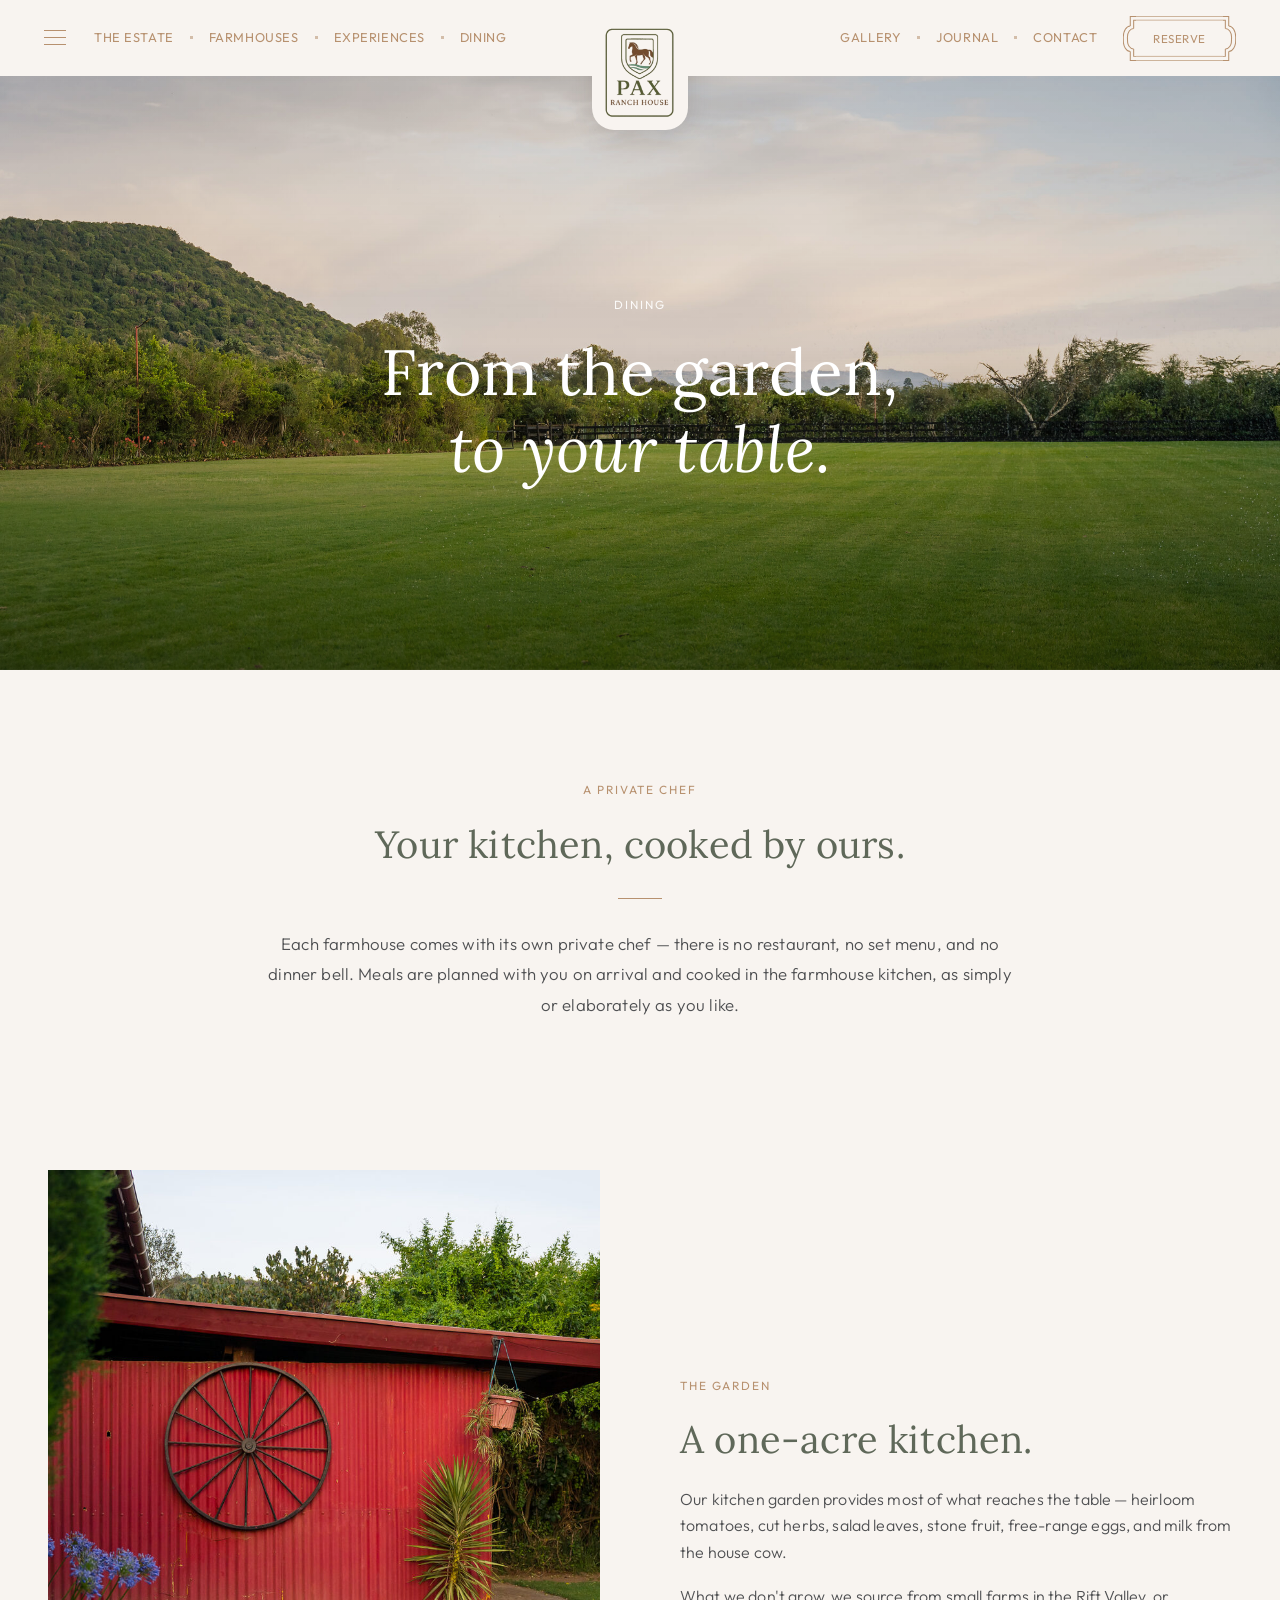
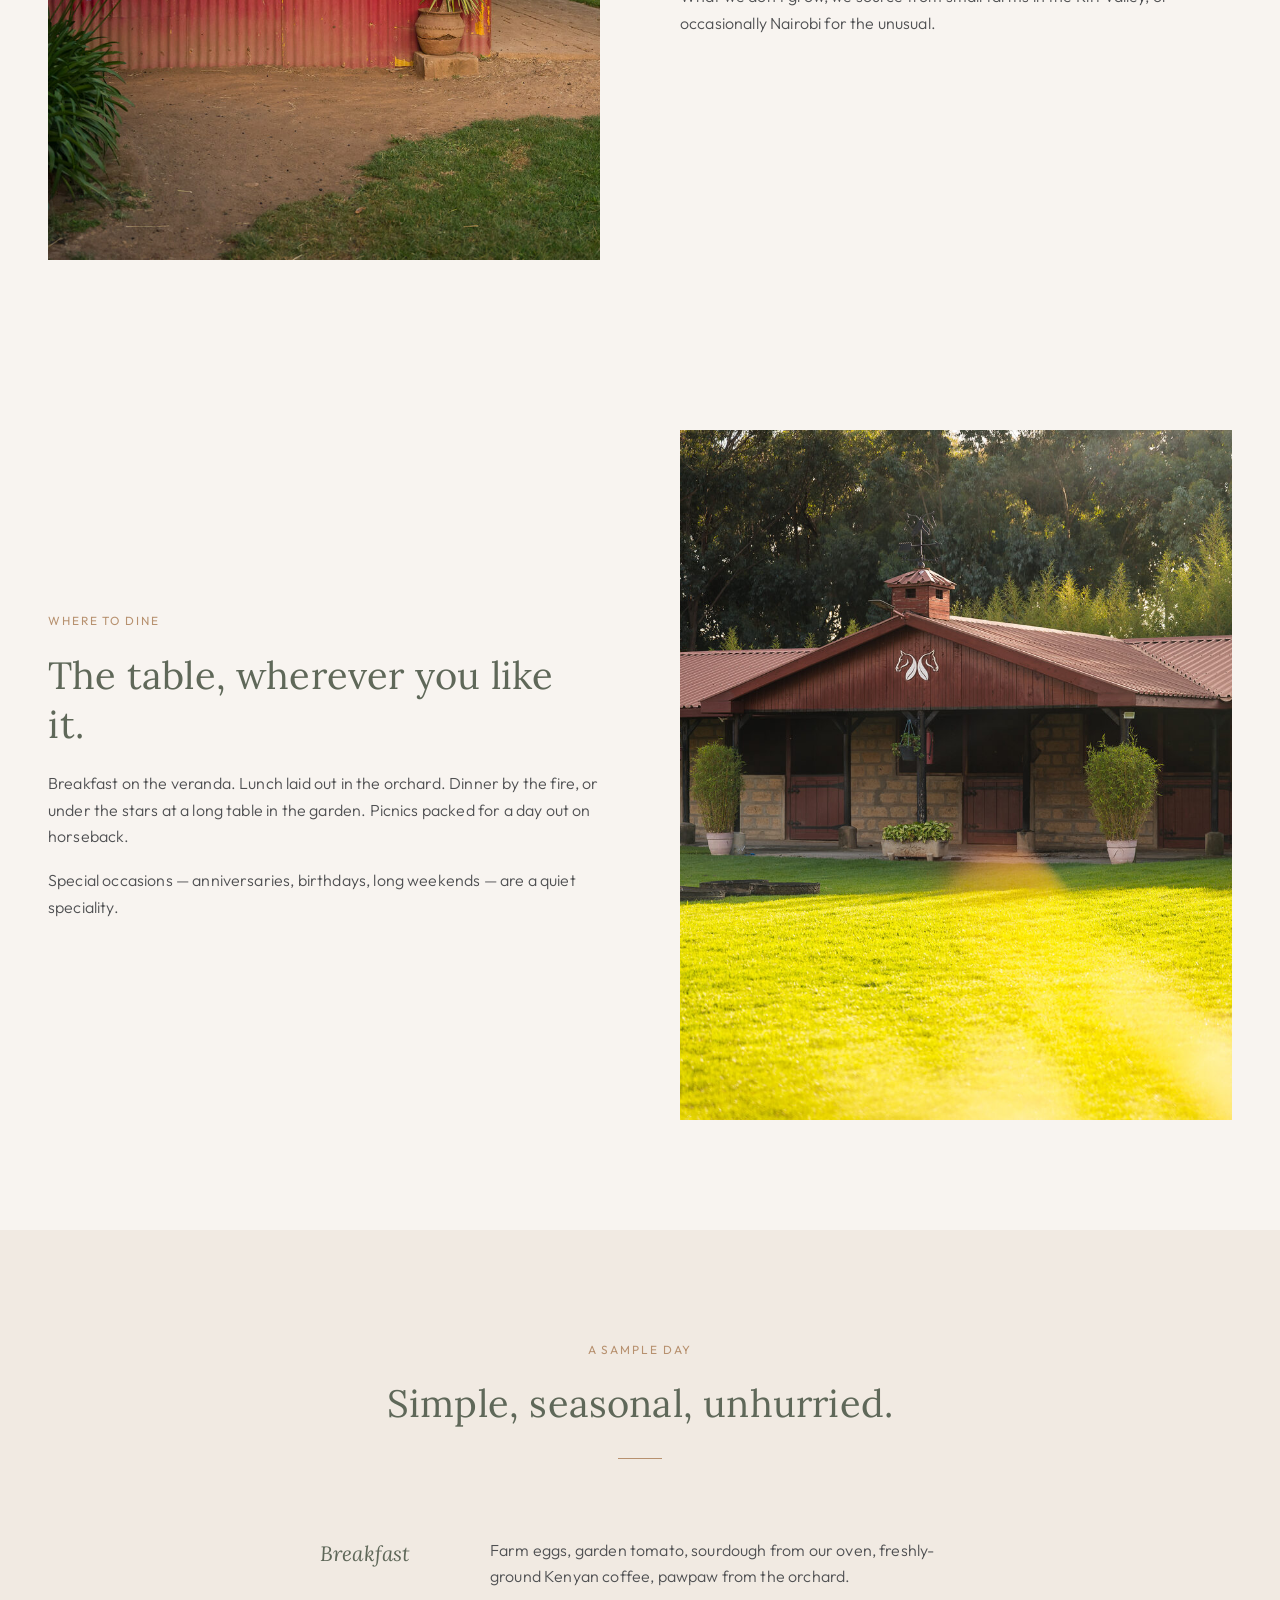
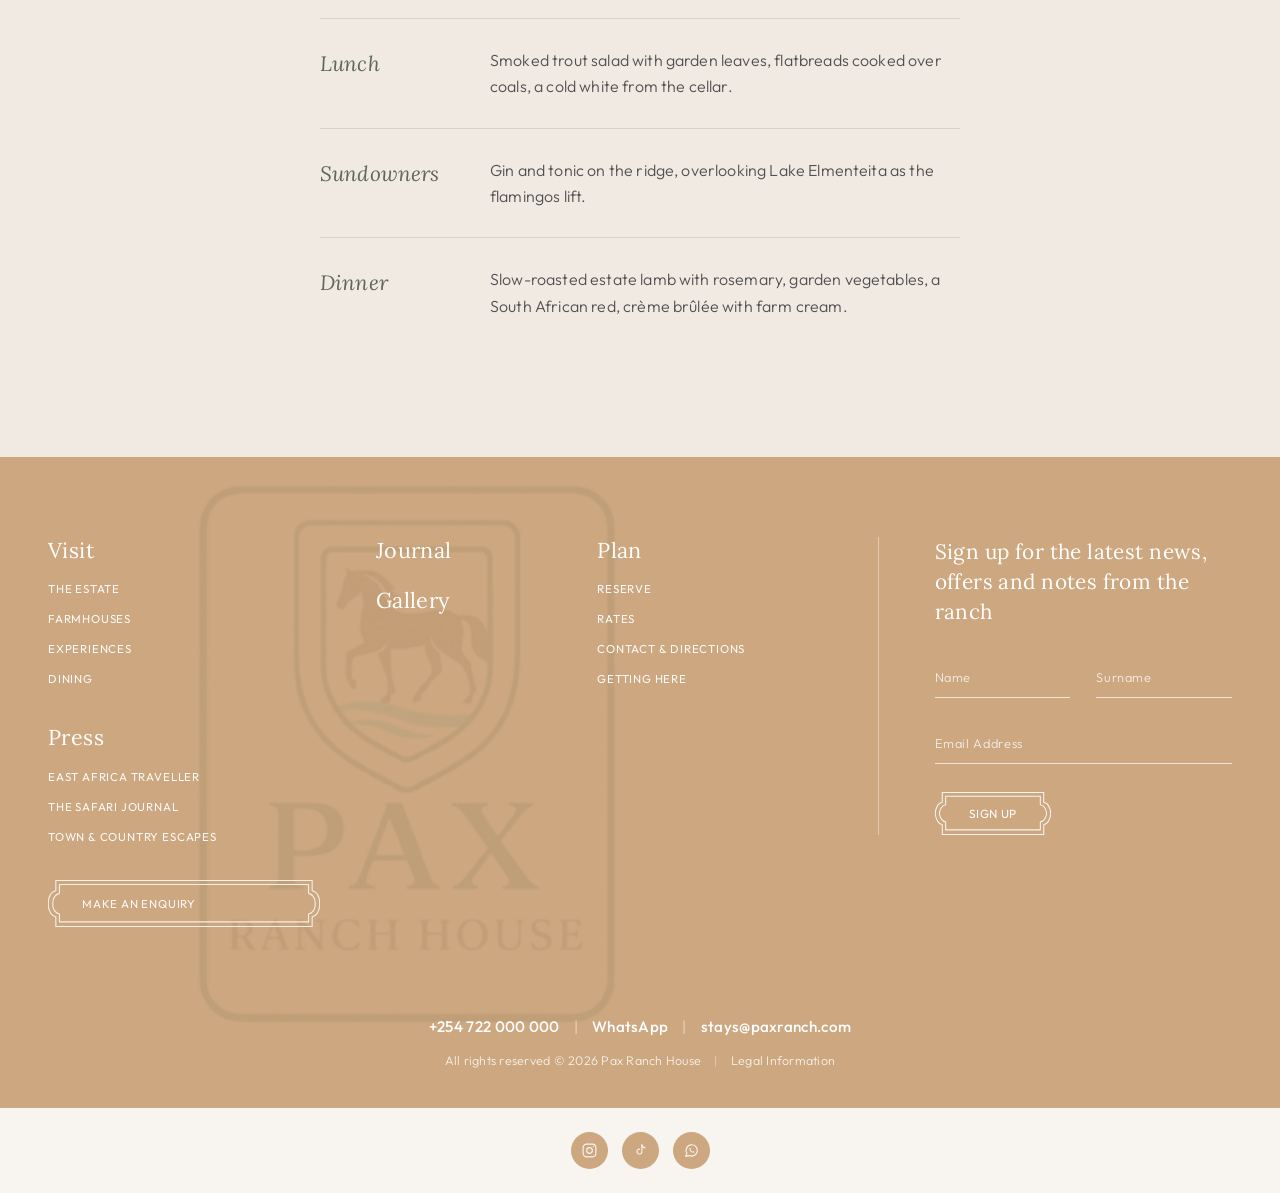
<file: dining.html>
<!DOCTYPE html>
<html lang="en"><head><meta charset="UTF-8"><meta name="viewport" content="width=device-width, initial-scale=1.0">
<title>Dining — Pax Ranch House</title>
<meta name="description" content="A private chef in each farmhouse and a one-acre kitchen garden. Meals planned with you and cooked from the estate — breakfast on the veranda to dinner under the stars.">
<link rel="canonical" href="https://paxranch.com/dining.html">
<meta name="robots" content="index, follow">
<meta name="theme-color" content="#3f5431">
<meta property="og:type" content="website">
<meta property="og:site_name" content="Pax Ranch House">
<meta property="og:title" content="Dining — Pax Ranch House">
<meta property="og:description" content="A private chef in each farmhouse and a one-acre kitchen garden. Meals planned with you and cooked from the estate.">
<meta property="og:url" content="https://paxranch.com/dining.html">
<meta property="og:image" content="https://paxranch.com/images/hero-dining.jpg">
<meta property="og:locale" content="en_KE">
<meta name="twitter:card" content="summary_large_image">
<meta name="twitter:title" content="Dining — Pax Ranch House">
<meta name="twitter:description" content="A private chef in each farmhouse and a one-acre kitchen garden, cooked from the estate.">
<meta name="twitter:image" content="https://paxranch.com/images/hero-dining.jpg">
<link rel="icon" href="favicon.ico" sizes="any">
<link rel="apple-touch-icon" href="apple-touch-icon.png">
<link rel="preconnect" href="https://fonts.googleapis.com"><link rel="preconnect" href="https://fonts.gstatic.com" crossorigin>
<link href="https://fonts.googleapis.com/css2?family=Lora:ital,wght@0,400;0,500;1,400;1,500&family=Outfit:wght@300;400;500&display=swap" rel="stylesheet">
<link rel="stylesheet" href="shared.css">
</head><body>

<nav class="site" id="nav">
  <div class="left-group">
    <button class="menu-toggle" id="menuToggle" aria-label="Open menu" aria-expanded="false" aria-controls="menuOverlay"><span></span><span></span><span></span></button>
    <ul class="left">
      <li><a href="the-estate.html">The Estate</a></li>
      <li><a href="farmhouses.html">Farmhouses</a></li>
      <li><a href="experiences.html">Experiences</a></li>
      <li><a href="dining.html">Dining</a></li>
    </ul>
  </div>
  <a href="index.html" class="brand" aria-label="Pax Ranch House — home"><img src="images/logo/pax-logo-transparent-500.png" alt="Pax Ranch House"></a>
  <div class="right-group">
    <ul>
      <li><a href="gallery.html">Gallery</a></li>
      <li><a href="journal.html">Journal</a></li>
      <li><a href="contact.html">Contact</a></li>
    </ul>
    <a href="booking.html" class="cta">Reserve</a>
  </div>
</nav>
<div class="menu-overlay" id="menuOverlay">
  <div class="mo-inner">
    <button class="mo-close" id="menuClose"><span class="x" aria-hidden="true"></span> Close Menu</button>
    <div class="mo-cols">
      <div class="mo-left">
        <ul class="mo-primary">
          <li><a href="the-estate.html">The Estate</a></li>
          <li><button class="mo-sub-toggle" data-sub="farmSub" aria-expanded="false">Farmhouses <span class="chev">›</span></button></li>
          <li><a href="experiences.html">Experiences</a></li>
          <li><a href="dining.html">Dining</a></li>
        </ul>
        <ul class="mo-secondary">
          <li><a href="gallery.html">Gallery</a></li>
          <li><a href="journal.html">Journal</a></li>
          <li><a href="booking.html">Rates &amp; Availability</a></li>
          <li><a href="contact.html">Contact &amp; Directions</a></li>
        </ul>
        <a href="enquiry.html" class="btn mo-cta">Make an Enquiry</a>
      </div>
      <div class="mo-divider" aria-hidden="true"></div>
      <div class="mo-right">
        <ul class="mo-sub" id="farmSub" hidden>
          <li><a href="farmhouses.html#main-house">The Main House</a></li>
          <li><a href="farmhouses.html#cottage">The Cottage</a></li>
          <li><a href="farmhouses.html#exclusive">Exclusive Use</a></li>
        </ul>
      </div>
    </div>
  </div>
</div>

<section class="page-hero">
  <div class="bg" style="background-image:url('images/hero-dining.jpg')"></div>
  <div class="inner">
    <span class="eyebrow" style="color:rgba(255,255,255,.9)">Dining</span>
    <h1 style="color:#fff">From the garden,<br><em>to your table.</em></h1>
  </div>
</section>

<section>
  <div class="narrow reveal">
    <span class="eyebrow">A Private Chef</span>
    <h2>Your kitchen, cooked by ours.</h2>
    <div class="divider"></div>
    <p class="lede">Each farmhouse comes with its own private chef — there is no restaurant, no set menu, and no dinner bell. Meals are planned with you on arrival and cooked in the farmhouse kitchen, as simply or elaborately as you like.</p>
  </div>
</section>

<section style="padding-top:40px">
  <div class="container">
    <div class="split reveal">
      <div class="img"><img src="images/dining-garden.jpg" alt="Farm produce"></div>
      <div class="copy">
        <span class="eyebrow">The Garden</span>
        <h2>A one-acre kitchen.</h2>
        <p>Our kitchen garden provides most of what reaches the table — heirloom tomatoes, cut herbs, salad leaves, stone fruit, free-range eggs, and milk from the house cow.</p>
        <p>What we don't grow, we source from small farms in the Rift Valley, or occasionally Nairobi for the unusual.</p>
      </div>
    </div>
  </div>
</section>

<section style="padding-top:60px">
  <div class="container">
    <div class="split reverse reveal">
      <div class="img"><img src="images/dining-outdoor.jpg" alt="Outdoor dining"></div>
      <div class="copy">
        <span class="eyebrow">Where to Dine</span>
        <h2>The table, wherever you like it.</h2>
        <p>Breakfast on the veranda. Lunch laid out in the orchard. Dinner by the fire, or under the stars at a long table in the garden. Picnics packed for a day out on horseback.</p>
        <p>Special occasions — anniversaries, birthdays, long weekends — are a quiet speciality.</p>
      </div>
    </div>
  </div>
</section>

<section style="background:var(--bone)">
  <div class="container">
    <div class="narrow reveal">
      <span class="eyebrow">A Sample Day</span>
      <h2>Simple, seasonal, unhurried.</h2>
      <div class="divider"></div>
    </div>
    <div style="max-width:640px;margin:50px auto 0;text-align:left" class="reveal">
      <div style="padding:28px 0;border-bottom:1px solid rgba(0,0,0,.1);display:grid;grid-template-columns:140px 1fr;gap:30px">
        <div style="font-family:var(--serif);font-style:italic;font-size:1.3rem;color:var(--sage)">Breakfast</div>
        <div>Farm eggs, garden tomato, sourdough from our oven, freshly-ground Kenyan coffee, pawpaw from the orchard.</div>
      </div>
      <div style="padding:28px 0;border-bottom:1px solid rgba(0,0,0,.1);display:grid;grid-template-columns:140px 1fr;gap:30px">
        <div style="font-family:var(--serif);font-style:italic;font-size:1.3rem;color:var(--sage)">Lunch</div>
        <div>Smoked trout salad with garden leaves, flatbreads cooked over coals, a cold white from the cellar.</div>
      </div>
      <div style="padding:28px 0;border-bottom:1px solid rgba(0,0,0,.1);display:grid;grid-template-columns:140px 1fr;gap:30px">
        <div style="font-family:var(--serif);font-style:italic;font-size:1.3rem;color:var(--sage)">Sundowners</div>
        <div>Gin and tonic on the ridge, overlooking Lake Elmenteita as the flamingos lift.</div>
      </div>
      <div style="padding:28px 0;display:grid;grid-template-columns:140px 1fr;gap:30px">
        <div style="font-family:var(--serif);font-style:italic;font-size:1.3rem;color:var(--sage)">Dinner</div>
        <div>Slow-roasted estate lamb with rosemary, garden vegetables, a South African red, crème brûlée with farm cream.</div>
      </div>
    </div>
  </div>
</section>

<footer>
  <div class="grid">
    <div class="col col-links">
      <h4>Visit</h4>
      <a href="the-estate.html">The Estate</a>
      <a href="farmhouses.html">Farmhouses</a>
      <a href="experiences.html">Experiences</a>
      <a href="dining.html">Dining</a>
      <h4 class="press-h">Press</h4>
      <!-- TODO: replace with real press coverage + publication logos when available -->
      <a href="journal.html">East Africa Traveller</a>
      <a href="journal.html">The Safari Journal</a>
      <a href="journal.html">Town &amp; Country Escapes</a>
      <a href="enquiry.html" class="btn light footer-cta">Make an Enquiry</a>
    </div>
    <div class="col standalone">
      <h4><a href="journal.html">Journal</a></h4>
      <h4><a href="gallery.html">Gallery</a></h4>
    </div>
    <div class="col col-links">
      <h4>Plan</h4>
      <a href="booking.html">Reserve</a>
      <a href="booking.html">Rates</a>
      <a href="contact.html">Contact &amp; Directions</a>
      <a href="contact.html#getting-here">Getting Here</a>
    </div>
    <div class="col newsletter">
      <h4>Sign up for the latest news, offers and notes from the ranch</h4>
      <form class="nl-form">
        <div class="nl-row">
          <input name="name" placeholder="Name" autocomplete="given-name">
          <input name="surname" placeholder="Surname" autocomplete="family-name">
        </div>
        <input type="email" name="email" placeholder="Email Address" required autocomplete="email">
        <button type="submit" class="btn light">Sign Up</button>
        <div class="nl-status" role="status" aria-live="polite"></div>
      </form>
    </div>
  </div>
  <div class="contactline"><a href="tel:+254722000000">+254 722 000 000</a><span class="sep">|</span><a href="https://wa.me/254722000000" target="_blank" rel="noopener">WhatsApp</a><span class="sep">|</span><a href="mailto:stays@paxranch.com">stays@paxranch.com</a></div>
  <div class="fine">All rights reserved © 2026 Pax Ranch House <span class="sep">|</span> <a href="contact.html">Legal Information</a></div>
</footer>
<div class="social-strip">
  <a href="https://instagram.com/paxranchhouse" aria-label="Instagram" target="_blank" rel="noopener"><svg viewBox="0 0 24 24" fill="none" stroke="currentColor" stroke-width="1.6"><rect x="3" y="3" width="18" height="18" rx="5"/><circle cx="12" cy="12" r="4"/><circle cx="17.5" cy="6.5" r="1" fill="currentColor" stroke="none"/></svg></a>
  <a href="https://tiktok.com/@paxranchhouse" aria-label="TikTok" target="_blank" rel="noopener"><svg viewBox="0 0 24 24" fill="none" stroke="currentColor" stroke-width="1.6"><path d="M14 4v9.5a3.5 3.5 0 1 1-3-3.46" stroke-linecap="round" stroke-linejoin="round"/><path d="M14 4c.4 2.3 2 4 4.5 4.2" stroke-linecap="round" stroke-linejoin="round"/></svg></a>
  <a href="https://wa.me/254722000000" aria-label="WhatsApp" target="_blank" rel="noopener"><svg viewBox="0 0 24 24" fill="none" stroke="currentColor" stroke-width="1.6"><path d="M4 20l1.4-4A8 8 0 1 1 9 19.2L4 20z"/><path d="M9 9c0 4 3 6 6 6 .8 0 1.2-.6 1-1.2l-1.5-1-1.3.9c-1-.5-2.3-1.7-2.6-2.8l.8-1L10 8.5C9.4 8.3 9 8.5 9 9z" fill="currentColor" stroke="none"/></svg></a>
</div>
<script src="site.js"></script>
</body></html>
</file>
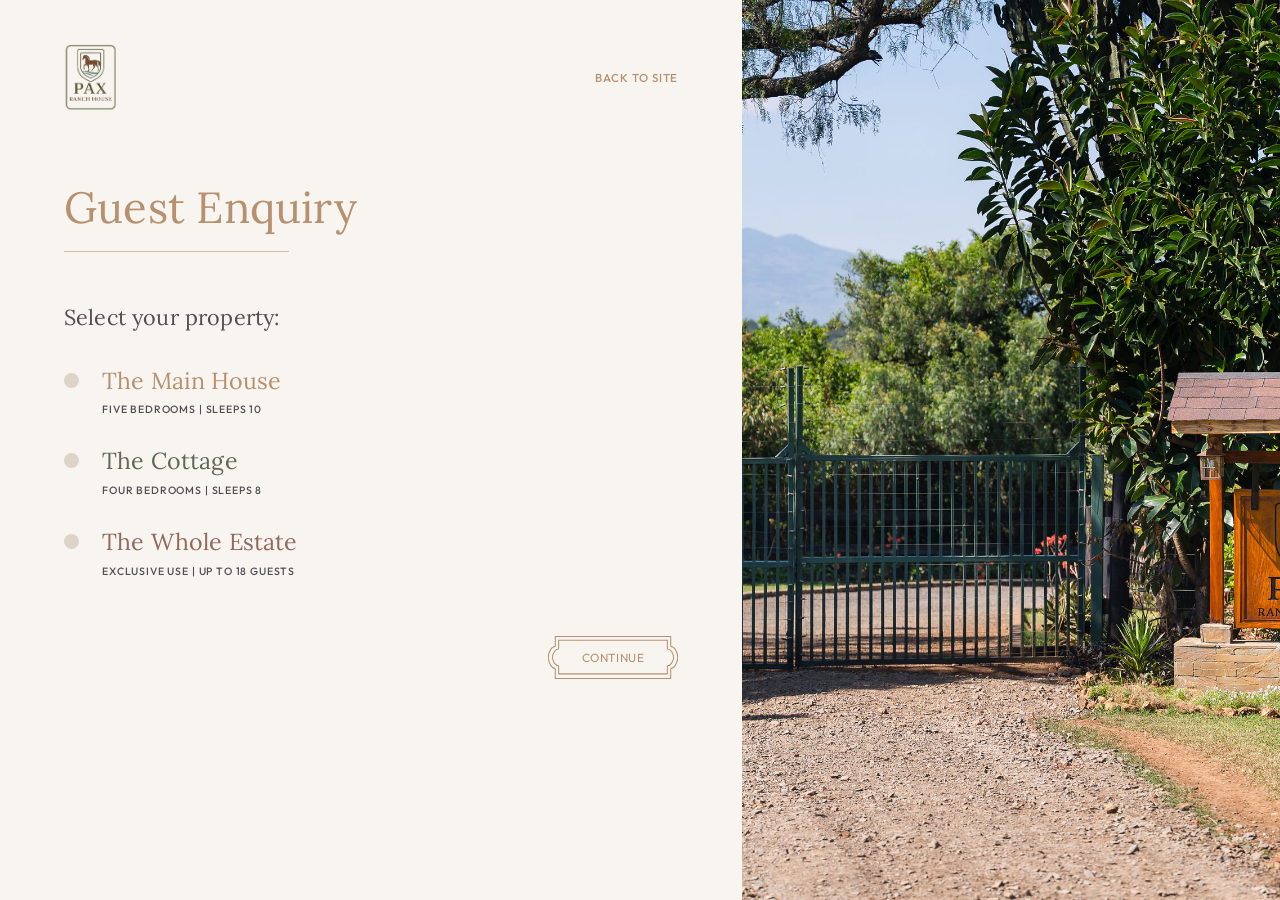
<file: enquiry.html>
<!DOCTYPE html>
<html lang="en"><head><meta charset="UTF-8"><meta name="viewport" content="width=device-width, initial-scale=1.0">
<title>Make an Enquiry — Pax Ranch House</title>
<meta name="description" content="Enquire to stay at Pax Ranch House in Gilgil, Kenya — choose The Main House, The Cottage, or the whole estate, and we'll reply personally within 24 hours.">
<link rel="canonical" href="https://paxranch.com/enquiry.html">
<meta name="robots" content="index, follow">
<meta name="theme-color" content="#3f5431">
<meta property="og:type" content="website">
<meta property="og:site_name" content="Pax Ranch House">
<meta property="og:title" content="Make an Enquiry — Pax Ranch House">
<meta property="og:description" content="Choose your farmhouse and tell us about your stay — we reply personally within 24 hours.">
<meta property="og:url" content="https://paxranch.com/enquiry.html">
<meta property="og:image" content="https://paxranch.com/images/hero-booking.jpg">
<meta property="og:locale" content="en_KE">
<link rel="icon" href="favicon.ico" sizes="any">
<link rel="apple-touch-icon" href="apple-touch-icon.png">
<link rel="preconnect" href="https://fonts.googleapis.com"><link rel="preconnect" href="https://fonts.gstatic.com" crossorigin>
<link href="https://fonts.googleapis.com/css2?family=Lora:ital,wght@0,400;0,500;1,400;1,500&family=Outfit:wght@300;400;500&display=swap" rel="stylesheet">
<link rel="stylesheet" href="shared.css">
</head><body class="enq-body">

<div class="enq-wrap">
  <div class="enq-panel">
    <div class="enq-top">
      <a href="index.html" class="mini-logo" aria-label="Pax Ranch House — home"><img src="images/logo/pax-logo-transparent-500.png" alt="Pax Ranch House"></a>
      <a href="index.html" class="back">Back to Site</a>
    </div>

    <h1 class="enq-title">Guest Enquiry</h1>
    <div class="enq-rule"></div>

    <!-- Step 1 — property -->
    <div class="enq-step" id="step1">
      <p class="enq-prompt">Select your property:</p>
      <ul class="prop-list">
        <li>
          <label>
            <input type="radio" name="prop" value="The Main House">
            <span>
              <span class="prop-name camel">The Main House</span>
              <span class="prop-sub" style="display:block">Five Bedrooms | Sleeps 10</span>
            </span>
          </label>
        </li>
        <li>
          <label>
            <input type="radio" name="prop" value="The Cottage">
            <span>
              <span class="prop-name sage">The Cottage</span>
              <span class="prop-sub" style="display:block">Four Bedrooms | Sleeps 8</span>
            </span>
          </label>
        </li>
        <li>
          <label>
            <input type="radio" name="prop" value="Whole Estate">
            <span>
              <span class="prop-name terra">The Whole Estate</span>
              <span class="prop-sub" style="display:block">Exclusive Use | Up to 18 Guests</span>
            </span>
          </label>
        </li>
      </ul>
      <div class="enq-actions">
        <div class="form-status err" id="stepError" role="alert" style="display:none;font-size:.85rem">Please select a property to continue.</div>
        <button class="btn" id="continueBtn" type="button">Continue</button>
      </div>
    </div>

    <!-- Step 2 — details -->
    <div class="enq-step" id="step2" hidden>
      <p class="enq-prompt">Tell us about your stay at <em id="chosenProp" style="font-style:italic"></em>:</p>
      <form class="form enquiry-form" id="enquiryPageForm" data-source="enquiry-page">
        <input type="hidden" name="house" id="houseField">
        <div><label>Full Name</label><input name="name" required></div>
        <div><label>Email</label><input type="email" name="email" required></div>
        <div><label>Phone</label><input type="tel" name="phone"></div>
        <div><label>Number of Guests</label><input type="number" name="guests" min="1" max="18"></div>
        <div><label>Arrival</label><input type="date" name="arrival"></div>
        <div><label>Departure</label><input type="date" name="departure"></div>
        <div class="full"><label>Tell Us a Little More</label><textarea name="message" placeholder="Occasion, preferences, dietary notes, experiences you'd like..."></textarea></div>
        <div class="hp" aria-hidden="true"><label>Company</label><input name="company" tabindex="-1" autocomplete="off"></div>
        <div class="full enq-actions" style="margin-top:20px">
          <button type="button" class="back-step" id="backBtn">‹ Back</button>
          <button class="btn solid" type="submit">Send Enquiry</button>
        </div>
        <div class="full form-status" role="status" aria-live="polite"></div>
      </form>
    </div>
  </div>

  <div class="enq-photo" role="img" aria-label="Morning light at Pax Ranch House" style="background-image:url('images/hero-booking.jpg')"></div>
</div>

<script>
(function(){
  var step1=document.getElementById('step1'),step2=document.getElementById('step2');
  var err=document.getElementById('stepError');
  var chosen=document.getElementById('chosenProp'),houseField=document.getElementById('houseField');

  // Preselect from ?house=main|cottage|estate (used by deep links around the site)
  var map={main:'The Main House',cottage:'The Cottage',estate:'Whole Estate'};
  var q=new URLSearchParams(location.search).get('house');
  if(q&&map[q]){
    var r=document.querySelector('.prop-list input[value="'+map[q]+'"]');
    if(r)r.checked=true;
  }

  document.getElementById('continueBtn').addEventListener('click',function(){
    var sel=document.querySelector('.prop-list input:checked');
    if(!sel){err.style.display='block';return;}
    err.style.display='none';
    houseField.value=sel.value;
    chosen.textContent=sel.value;
    step1.hidden=true;step2.hidden=false;
    window.scrollTo({top:0,behavior:'smooth'});
  });
  document.getElementById('backBtn').addEventListener('click',function(){
    step2.hidden=true;step1.hidden=false;
  });
})();
</script>
<script src="enquiry.js"></script>
</body></html>
</file>
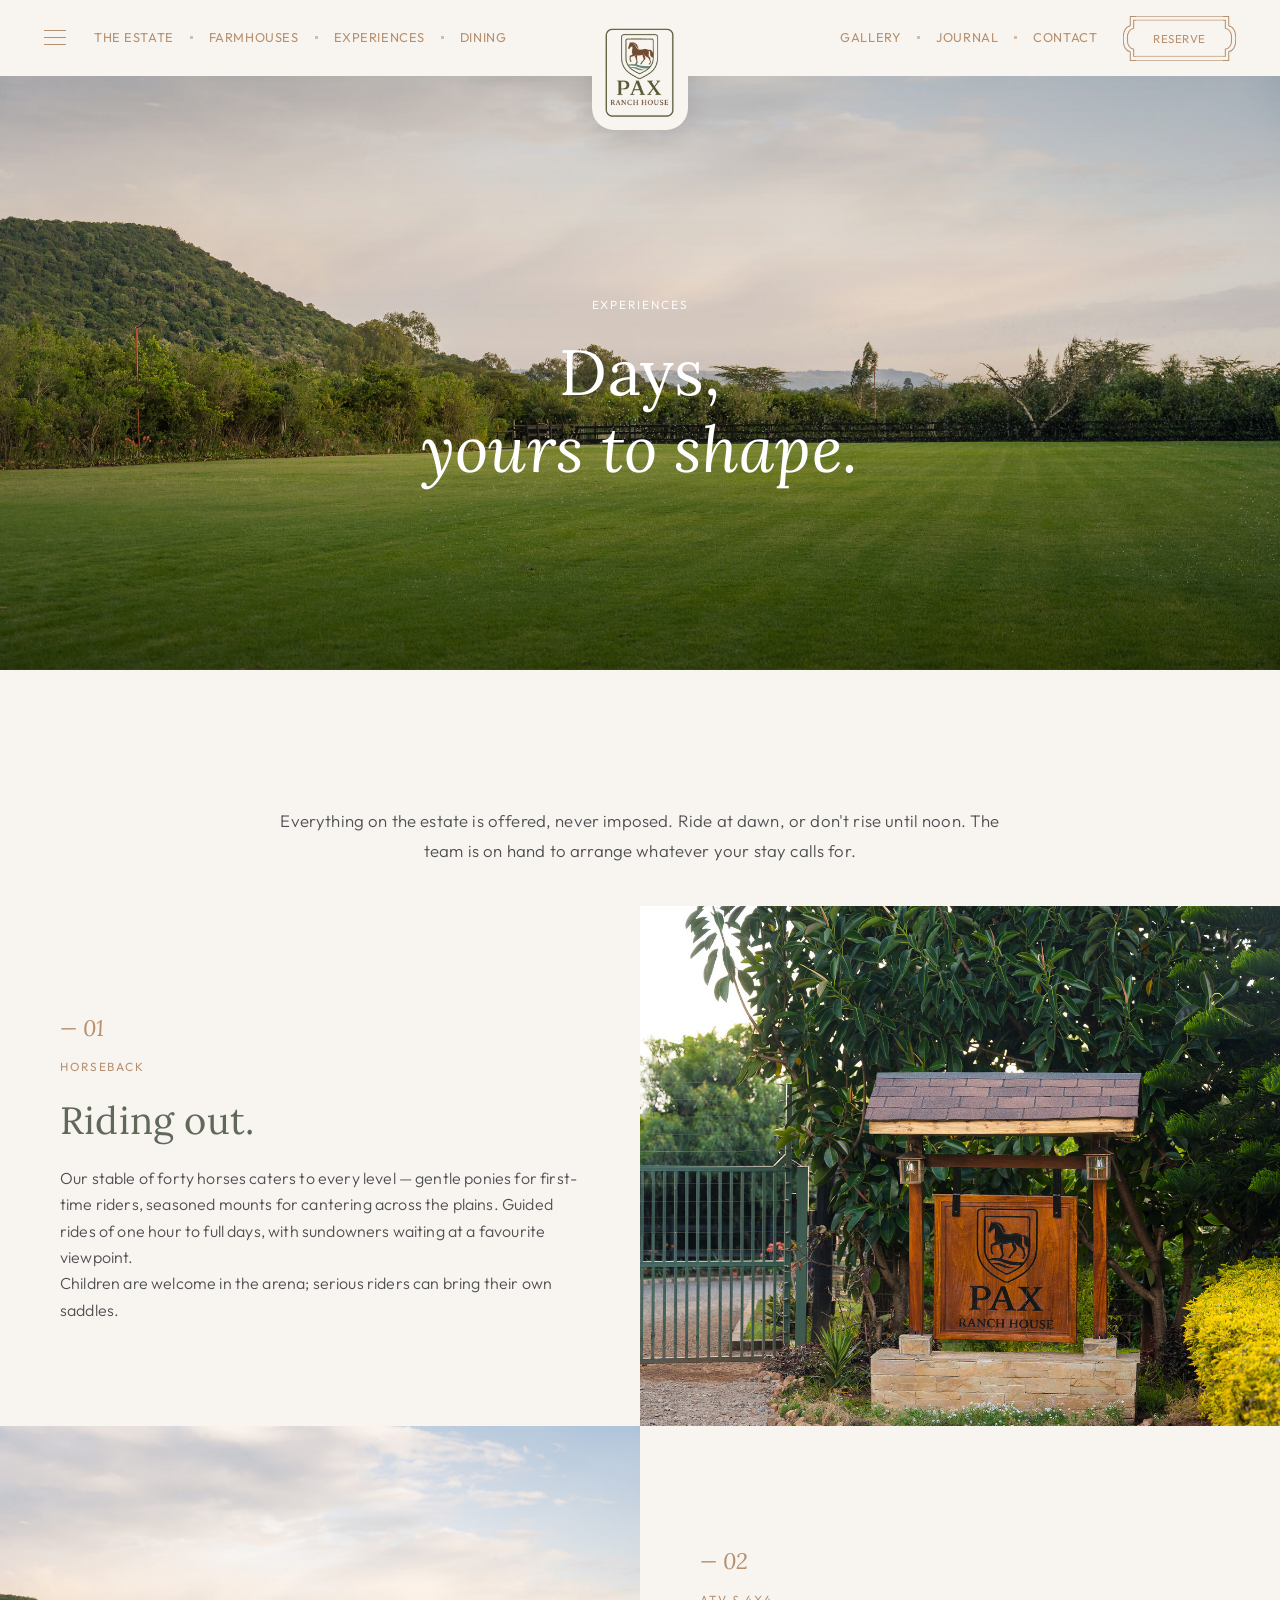
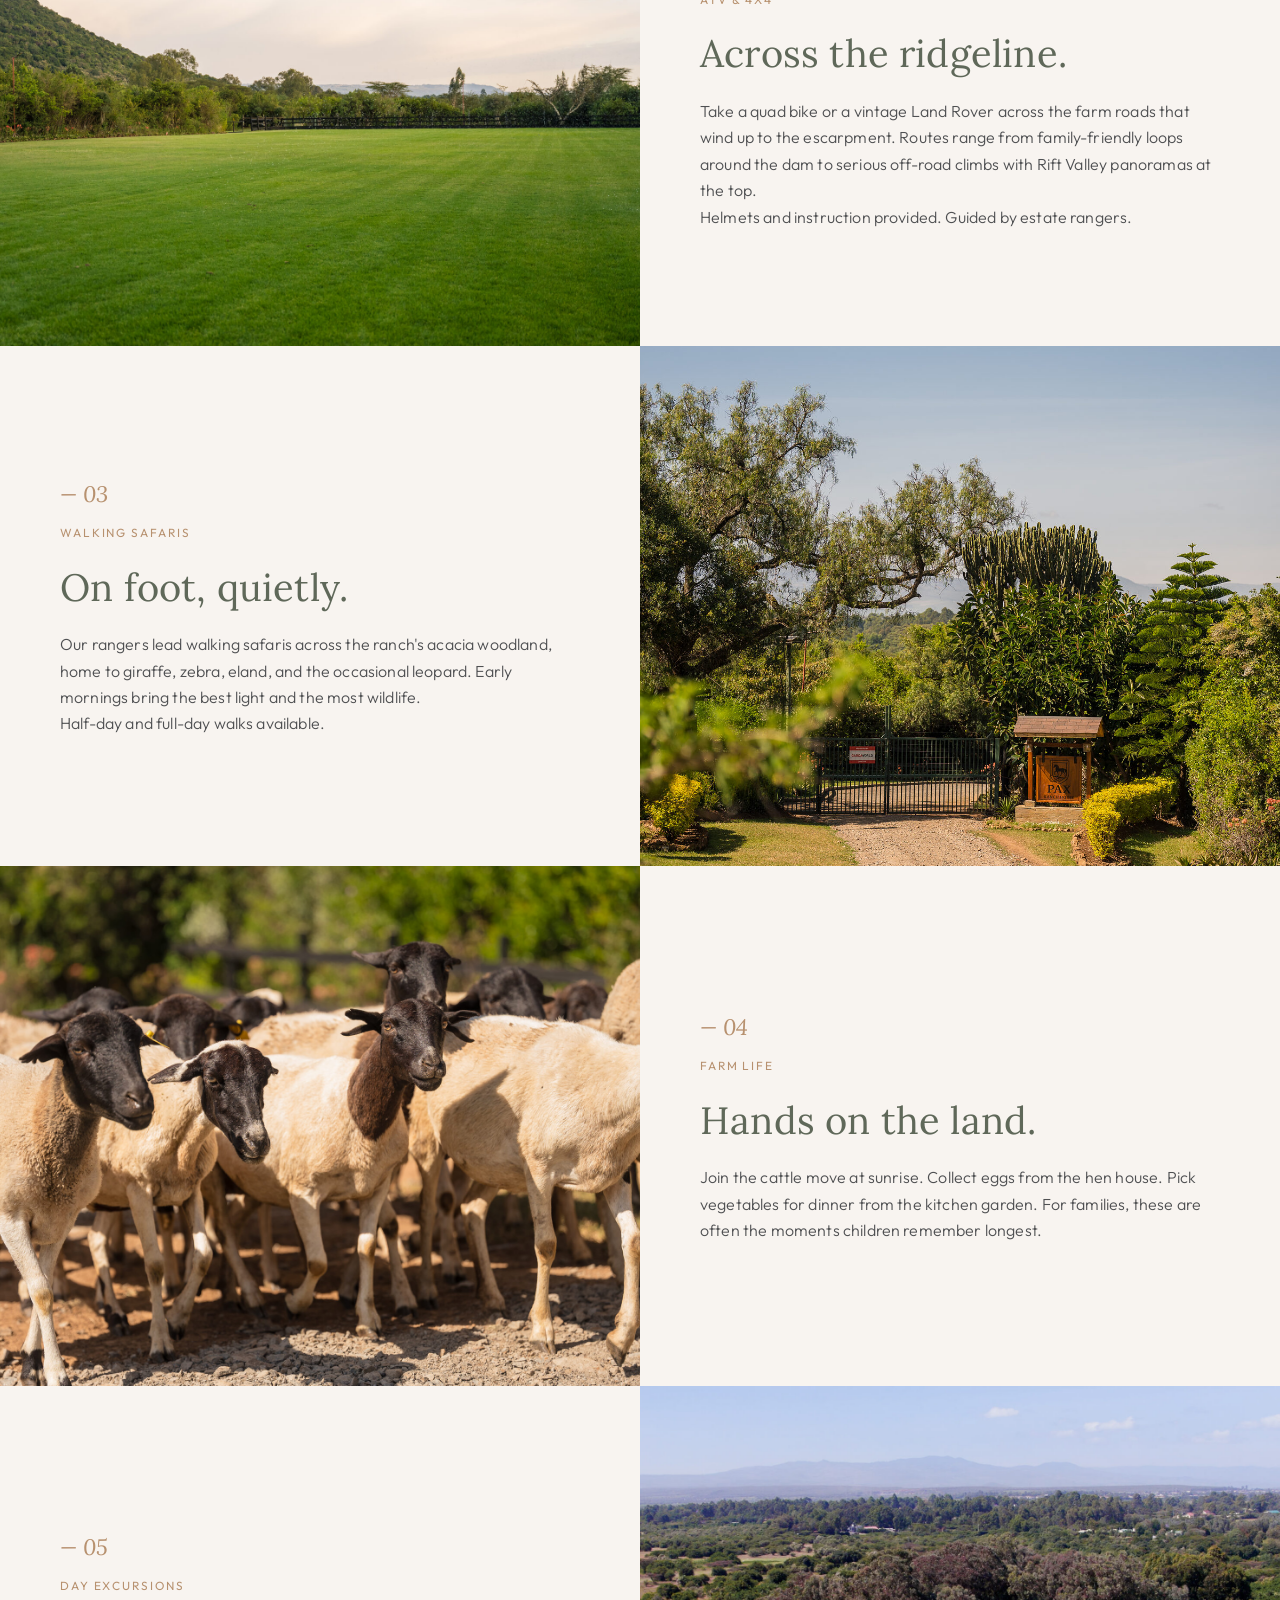
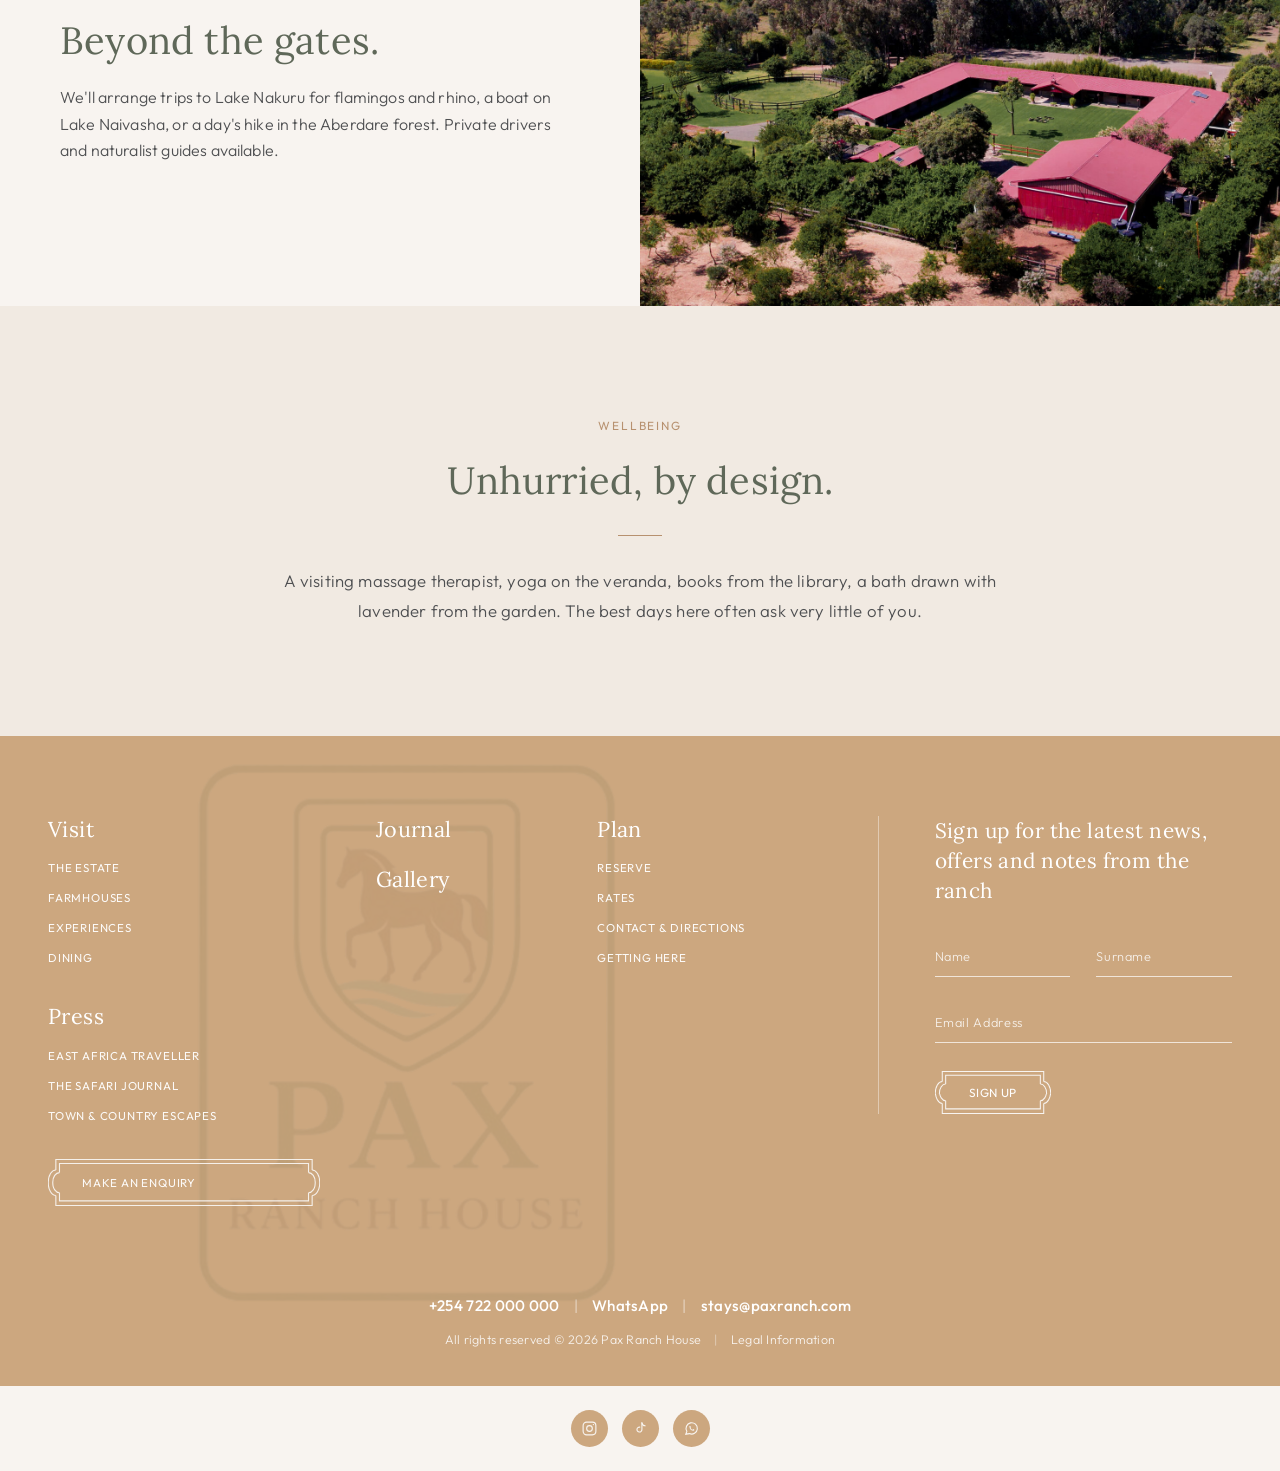
<file: experiences.html>
<!DOCTYPE html>
<html lang="en"><head><meta charset="UTF-8"><meta name="viewport" content="width=device-width, initial-scale=1.0">
<title>Experiences — Pax Ranch House</title>
<meta name="description" content="Horseback riding, ATV trails, walking safaris, farm life, and Rift Valley day excursions — the experiences on offer at Pax Ranch House in Gilgil, Kenya.">
<link rel="canonical" href="https://paxranch.com/experiences.html">
<meta name="robots" content="index, follow">
<meta name="theme-color" content="#3f5431">
<meta property="og:type" content="website">
<meta property="og:site_name" content="Pax Ranch House">
<meta property="og:title" content="Experiences — Pax Ranch House">
<meta property="og:description" content="Horseback riding, ATV trails, walking safaris, farm life, and Rift Valley day excursions at Pax Ranch House in Gilgil, Kenya.">
<meta property="og:url" content="https://paxranch.com/experiences.html">
<meta property="og:image" content="https://paxranch.com/images/hero-experiences.jpg">
<meta property="og:locale" content="en_KE">
<meta name="twitter:card" content="summary_large_image">
<meta name="twitter:title" content="Experiences — Pax Ranch House">
<meta name="twitter:description" content="Horseback riding, ATV trails, walking safaris, farm life, and Rift Valley day excursions.">
<meta name="twitter:image" content="https://paxranch.com/images/hero-experiences.jpg">
<link rel="icon" href="favicon.ico" sizes="any">
<link rel="apple-touch-icon" href="apple-touch-icon.png">
<link rel="preconnect" href="https://fonts.googleapis.com"><link rel="preconnect" href="https://fonts.gstatic.com" crossorigin>
<link href="https://fonts.googleapis.com/css2?family=Lora:ital,wght@0,400;0,500;1,400;1,500&family=Outfit:wght@300;400;500&display=swap" rel="stylesheet">
<link rel="stylesheet" href="shared.css">
<style>
  .exp-block{display:grid;grid-template-columns:1fr 1fr;align-items:center;min-height:520px}
  .exp-block .txt{padding:80px 60px}
  .exp-block .img{height:100%;background-size:cover;background-position:center;min-height:400px}
  .exp-block.flip .txt{order:2}
  @media(max-width:860px){.exp-block{grid-template-columns:1fr}.exp-block .txt{padding:60px 32px}.exp-block.flip .txt{order:0}}
  .exp-num{font-family:var(--serif);font-style:italic;color:var(--camel);font-size:1.4rem;margin-bottom:10px}
</style>
</head><body>

<nav class="site" id="nav">
  <div class="left-group">
    <button class="menu-toggle" id="menuToggle" aria-label="Open menu" aria-expanded="false" aria-controls="menuOverlay"><span></span><span></span><span></span></button>
    <ul class="left">
      <li><a href="the-estate.html">The Estate</a></li>
      <li><a href="farmhouses.html">Farmhouses</a></li>
      <li><a href="experiences.html">Experiences</a></li>
      <li><a href="dining.html">Dining</a></li>
    </ul>
  </div>
  <a href="index.html" class="brand" aria-label="Pax Ranch House — home"><img src="images/logo/pax-logo-transparent-500.png" alt="Pax Ranch House"></a>
  <div class="right-group">
    <ul>
      <li><a href="gallery.html">Gallery</a></li>
      <li><a href="journal.html">Journal</a></li>
      <li><a href="contact.html">Contact</a></li>
    </ul>
    <a href="booking.html" class="cta">Reserve</a>
  </div>
</nav>
<div class="menu-overlay" id="menuOverlay">
  <div class="mo-inner">
    <button class="mo-close" id="menuClose"><span class="x" aria-hidden="true"></span> Close Menu</button>
    <div class="mo-cols">
      <div class="mo-left">
        <ul class="mo-primary">
          <li><a href="the-estate.html">The Estate</a></li>
          <li><button class="mo-sub-toggle" data-sub="farmSub" aria-expanded="false">Farmhouses <span class="chev">›</span></button></li>
          <li><a href="experiences.html">Experiences</a></li>
          <li><a href="dining.html">Dining</a></li>
        </ul>
        <ul class="mo-secondary">
          <li><a href="gallery.html">Gallery</a></li>
          <li><a href="journal.html">Journal</a></li>
          <li><a href="booking.html">Rates &amp; Availability</a></li>
          <li><a href="contact.html">Contact &amp; Directions</a></li>
        </ul>
        <a href="enquiry.html" class="btn mo-cta">Make an Enquiry</a>
      </div>
      <div class="mo-divider" aria-hidden="true"></div>
      <div class="mo-right">
        <ul class="mo-sub" id="farmSub" hidden>
          <li><a href="farmhouses.html#main-house">The Main House</a></li>
          <li><a href="farmhouses.html#cottage">The Cottage</a></li>
          <li><a href="farmhouses.html#exclusive">Exclusive Use</a></li>
        </ul>
      </div>
    </div>
  </div>
</div>

<section class="page-hero">
  <div class="bg" style="background-image:url('images/hero-experiences.jpg')"></div>
  <div class="inner">
    <span class="eyebrow" style="color:rgba(255,255,255,.9)">Experiences</span>
    <h1 style="color:#fff">Days,<br><em>yours to shape.</em></h1>
  </div>
</section>

<section style="padding-bottom:40px">
  <div class="narrow reveal">
    <p class="lede">Everything on the estate is offered, never imposed. Ride at dawn, or don't rise until noon. The team is on hand to arrange whatever your stay calls for.</p>
  </div>
</section>

<div class="exp-block reveal">
  <div class="txt">
    <div class="exp-num">— 01</div>
    <span class="eyebrow">Horseback</span>
    <h2>Riding out.</h2>
    <p style="margin-top:20px;color:var(--charcoal)">Our stable of forty horses caters to every level — gentle ponies for first-time riders, seasoned mounts for cantering across the plains. Guided rides of one hour to full days, with sundowners waiting at a favourite viewpoint.</p>
    <p style="color:var(--charcoal)">Children are welcome in the arena; serious riders can bring their own saddles.</p>
  </div>
  <div class="img" style="background-image:url('images/experience-horseback.jpg')"></div>
</div>

<div class="exp-block flip reveal">
  <div class="txt">
    <div class="exp-num">— 02</div>
    <span class="eyebrow">ATV & 4x4</span>
    <h2>Across the ridgeline.</h2>
    <p style="margin-top:20px;color:var(--charcoal)">Take a quad bike or a vintage Land Rover across the farm roads that wind up to the escarpment. Routes range from family-friendly loops around the dam to serious off-road climbs with Rift Valley panoramas at the top.</p>
    <p style="color:var(--charcoal)">Helmets and instruction provided. Guided by estate rangers.</p>
  </div>
  <div class="img" style="background-image:url('images/experience-atv.jpg')"></div>
</div>

<div class="exp-block reveal">
  <div class="txt">
    <div class="exp-num">— 03</div>
    <span class="eyebrow">Walking Safaris</span>
    <h2>On foot, quietly.</h2>
    <p style="margin-top:20px;color:var(--charcoal)">Our rangers lead walking safaris across the ranch's acacia woodland, home to giraffe, zebra, eland, and the occasional leopard. Early mornings bring the best light and the most wildlife.</p>
    <p style="color:var(--charcoal)">Half-day and full-day walks available.</p>
  </div>
  <div class="img" style="background-image:url('images/experience-walking.jpg')"></div>
</div>

<div class="exp-block flip reveal">
  <div class="txt">
    <div class="exp-num">— 04</div>
    <span class="eyebrow">Farm Life</span>
    <h2>Hands on the land.</h2>
    <p style="margin-top:20px;color:var(--charcoal)">Join the cattle move at sunrise. Collect eggs from the hen house. Pick vegetables for dinner from the kitchen garden. For families, these are often the moments children remember longest.</p>
  </div>
  <div class="img" style="background-image:url('images/experience-farm.jpg')"></div>
</div>

<div class="exp-block reveal">
  <div class="txt">
    <div class="exp-num">— 05</div>
    <span class="eyebrow">Day Excursions</span>
    <h2>Beyond the gates.</h2>
    <p style="margin-top:20px;color:var(--charcoal)">We'll arrange trips to Lake Nakuru for flamingos and rhino, a boat on Lake Naivasha, or a day's hike in the Aberdare forest. Private drivers and naturalist guides available.</p>
  </div>
  <div class="img" style="background-image:url('images/experience-excursions.jpg')"></div>
</div>

<section style="background:var(--bone);text-align:center">
  <div class="narrow reveal">
    <span class="eyebrow">Wellbeing</span>
    <h2>Unhurried, by design.</h2>
    <div class="divider"></div>
    <p class="lede">A visiting massage therapist, yoga on the veranda, books from the library, a bath drawn with lavender from the garden. The best days here often ask very little of you.</p>
  </div>
</section>

<footer>
  <div class="grid">
    <div class="col col-links">
      <h4>Visit</h4>
      <a href="the-estate.html">The Estate</a>
      <a href="farmhouses.html">Farmhouses</a>
      <a href="experiences.html">Experiences</a>
      <a href="dining.html">Dining</a>
      <h4 class="press-h">Press</h4>
      <!-- TODO: replace with real press coverage + publication logos when available -->
      <a href="journal.html">East Africa Traveller</a>
      <a href="journal.html">The Safari Journal</a>
      <a href="journal.html">Town &amp; Country Escapes</a>
      <a href="enquiry.html" class="btn light footer-cta">Make an Enquiry</a>
    </div>
    <div class="col standalone">
      <h4><a href="journal.html">Journal</a></h4>
      <h4><a href="gallery.html">Gallery</a></h4>
    </div>
    <div class="col col-links">
      <h4>Plan</h4>
      <a href="booking.html">Reserve</a>
      <a href="booking.html">Rates</a>
      <a href="contact.html">Contact &amp; Directions</a>
      <a href="contact.html#getting-here">Getting Here</a>
    </div>
    <div class="col newsletter">
      <h4>Sign up for the latest news, offers and notes from the ranch</h4>
      <form class="nl-form">
        <div class="nl-row">
          <input name="name" placeholder="Name" autocomplete="given-name">
          <input name="surname" placeholder="Surname" autocomplete="family-name">
        </div>
        <input type="email" name="email" placeholder="Email Address" required autocomplete="email">
        <button type="submit" class="btn light">Sign Up</button>
        <div class="nl-status" role="status" aria-live="polite"></div>
      </form>
    </div>
  </div>
  <div class="contactline"><a href="tel:+254722000000">+254 722 000 000</a><span class="sep">|</span><a href="https://wa.me/254722000000" target="_blank" rel="noopener">WhatsApp</a><span class="sep">|</span><a href="mailto:stays@paxranch.com">stays@paxranch.com</a></div>
  <div class="fine">All rights reserved © 2026 Pax Ranch House <span class="sep">|</span> <a href="contact.html">Legal Information</a></div>
</footer>
<div class="social-strip">
  <a href="https://instagram.com/paxranchhouse" aria-label="Instagram" target="_blank" rel="noopener"><svg viewBox="0 0 24 24" fill="none" stroke="currentColor" stroke-width="1.6"><rect x="3" y="3" width="18" height="18" rx="5"/><circle cx="12" cy="12" r="4"/><circle cx="17.5" cy="6.5" r="1" fill="currentColor" stroke="none"/></svg></a>
  <a href="https://tiktok.com/@paxranchhouse" aria-label="TikTok" target="_blank" rel="noopener"><svg viewBox="0 0 24 24" fill="none" stroke="currentColor" stroke-width="1.6"><path d="M14 4v9.5a3.5 3.5 0 1 1-3-3.46" stroke-linecap="round" stroke-linejoin="round"/><path d="M14 4c.4 2.3 2 4 4.5 4.2" stroke-linecap="round" stroke-linejoin="round"/></svg></a>
  <a href="https://wa.me/254722000000" aria-label="WhatsApp" target="_blank" rel="noopener"><svg viewBox="0 0 24 24" fill="none" stroke="currentColor" stroke-width="1.6"><path d="M4 20l1.4-4A8 8 0 1 1 9 19.2L4 20z"/><path d="M9 9c0 4 3 6 6 6 .8 0 1.2-.6 1-1.2l-1.5-1-1.3.9c-1-.5-2.3-1.7-2.6-2.8l.8-1L10 8.5C9.4 8.3 9 8.5 9 9z" fill="currentColor" stroke="none"/></svg></a>
</div>
<script src="site.js"></script>
</body></html>
</file>
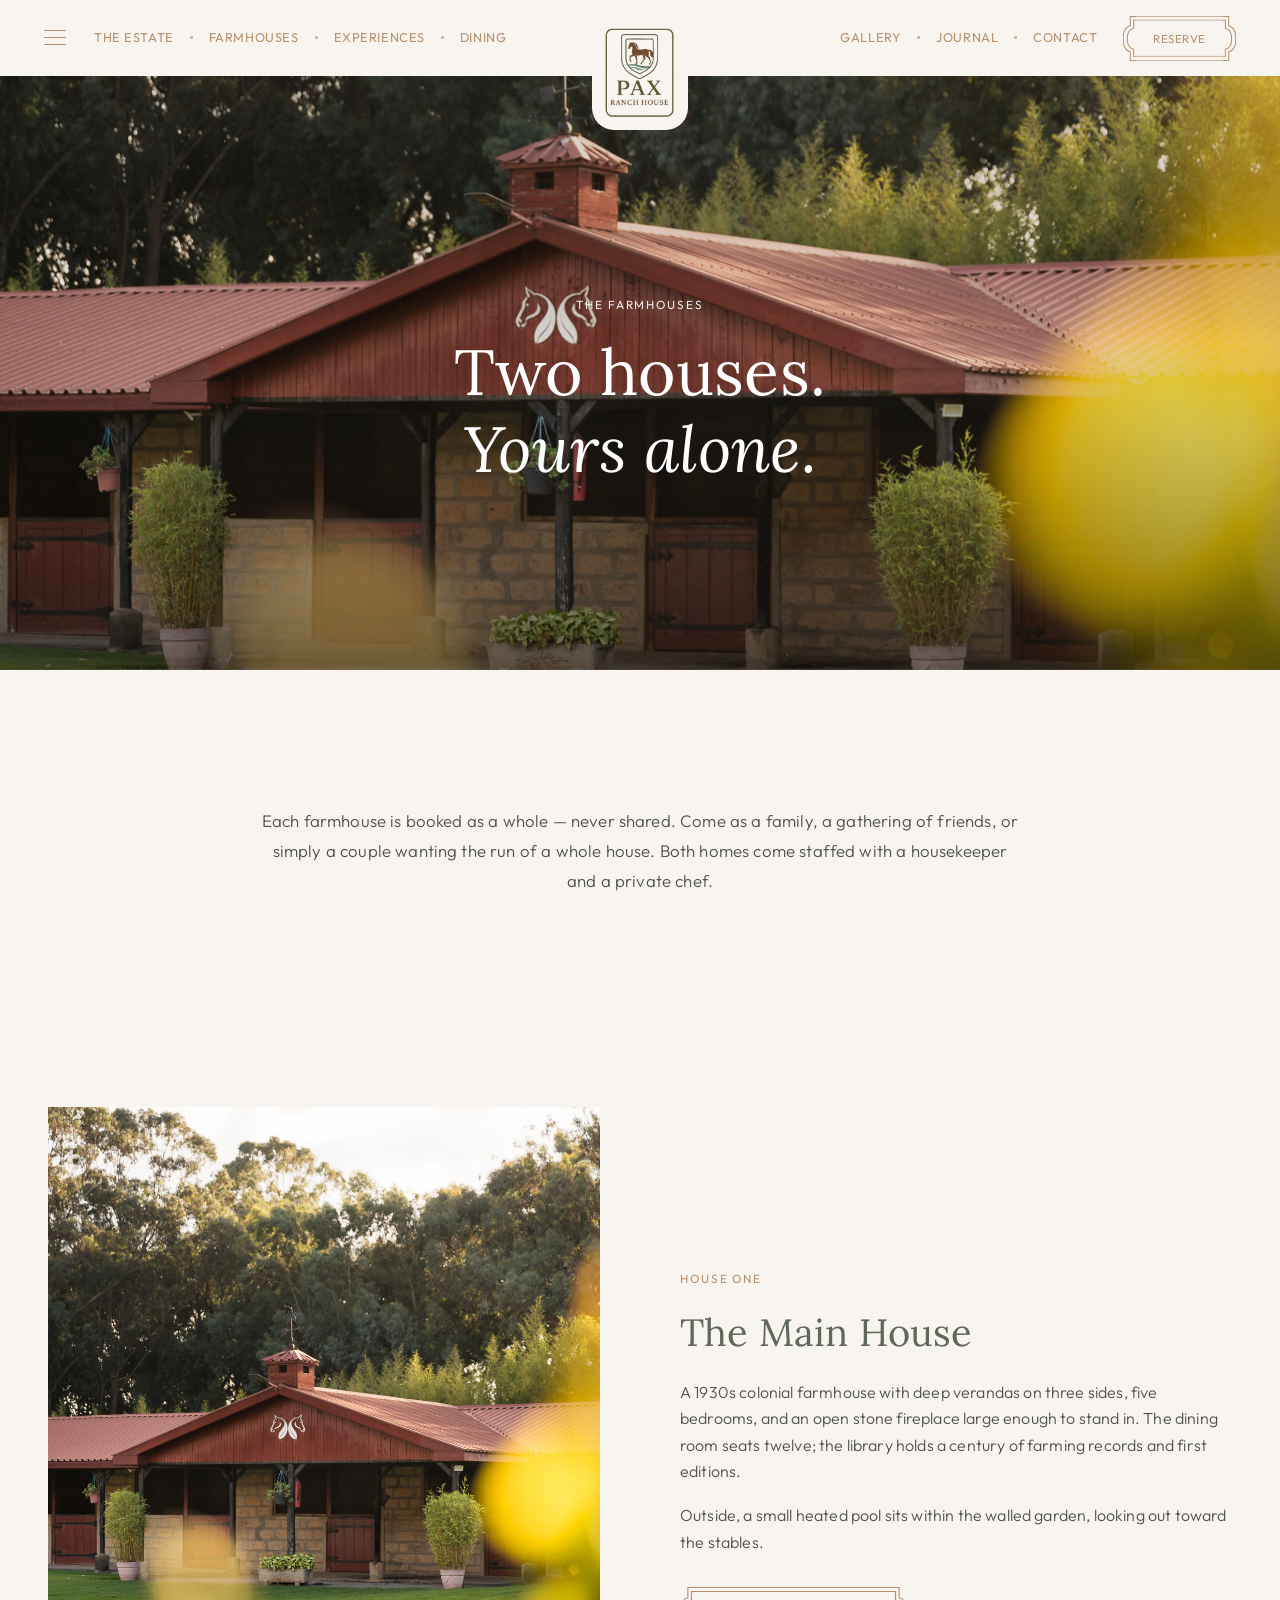
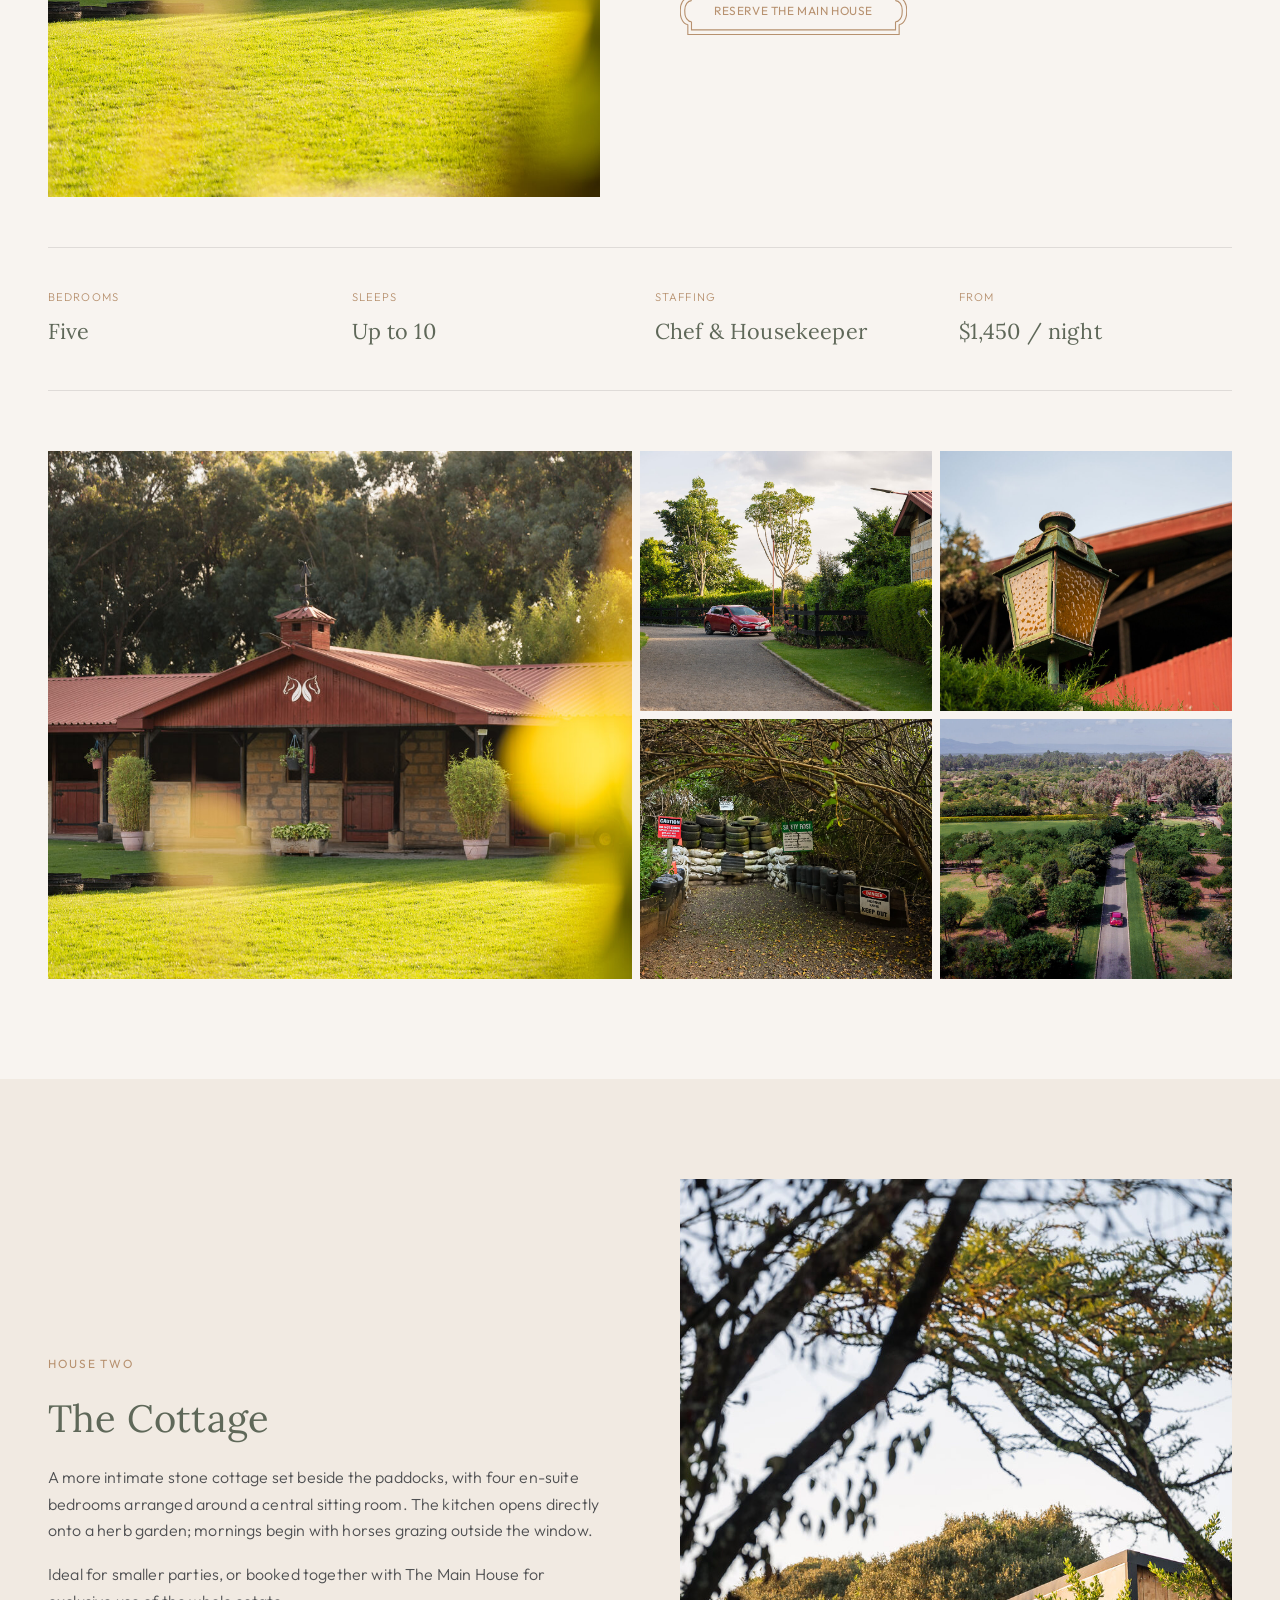
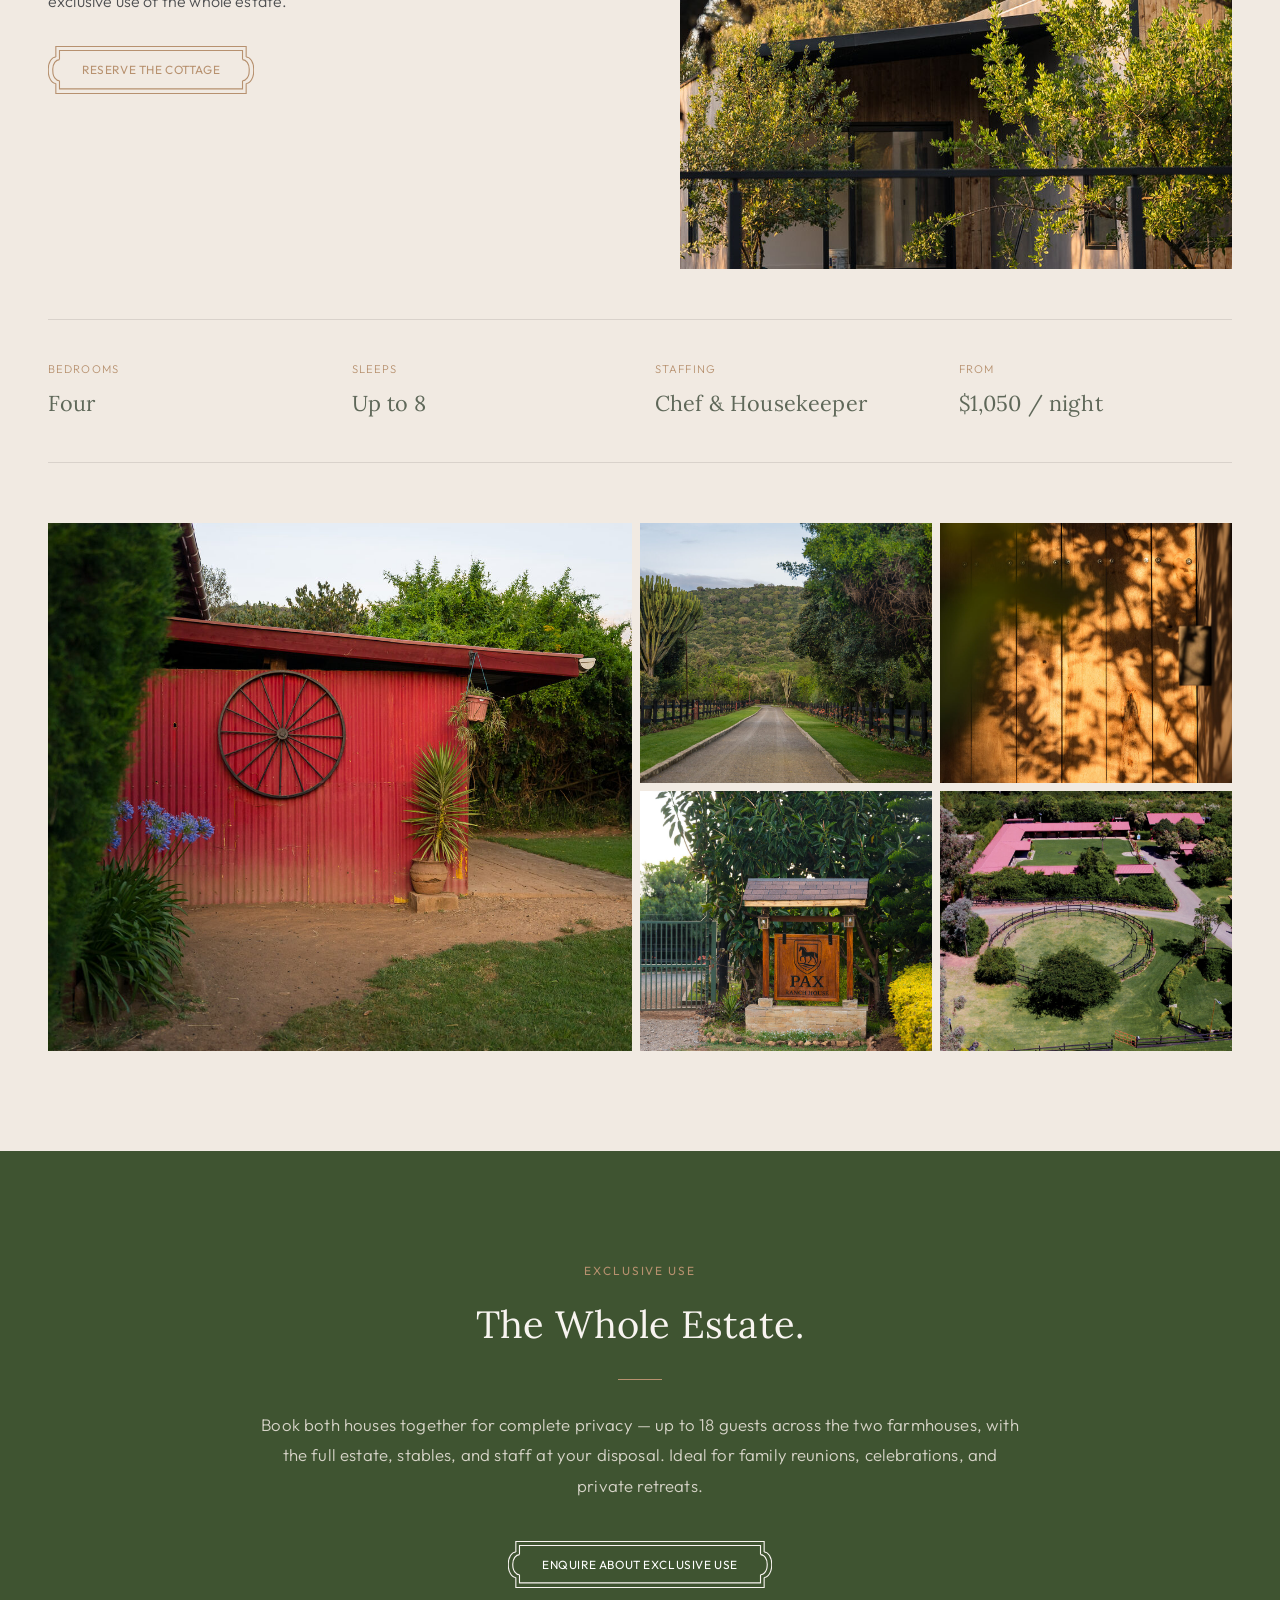
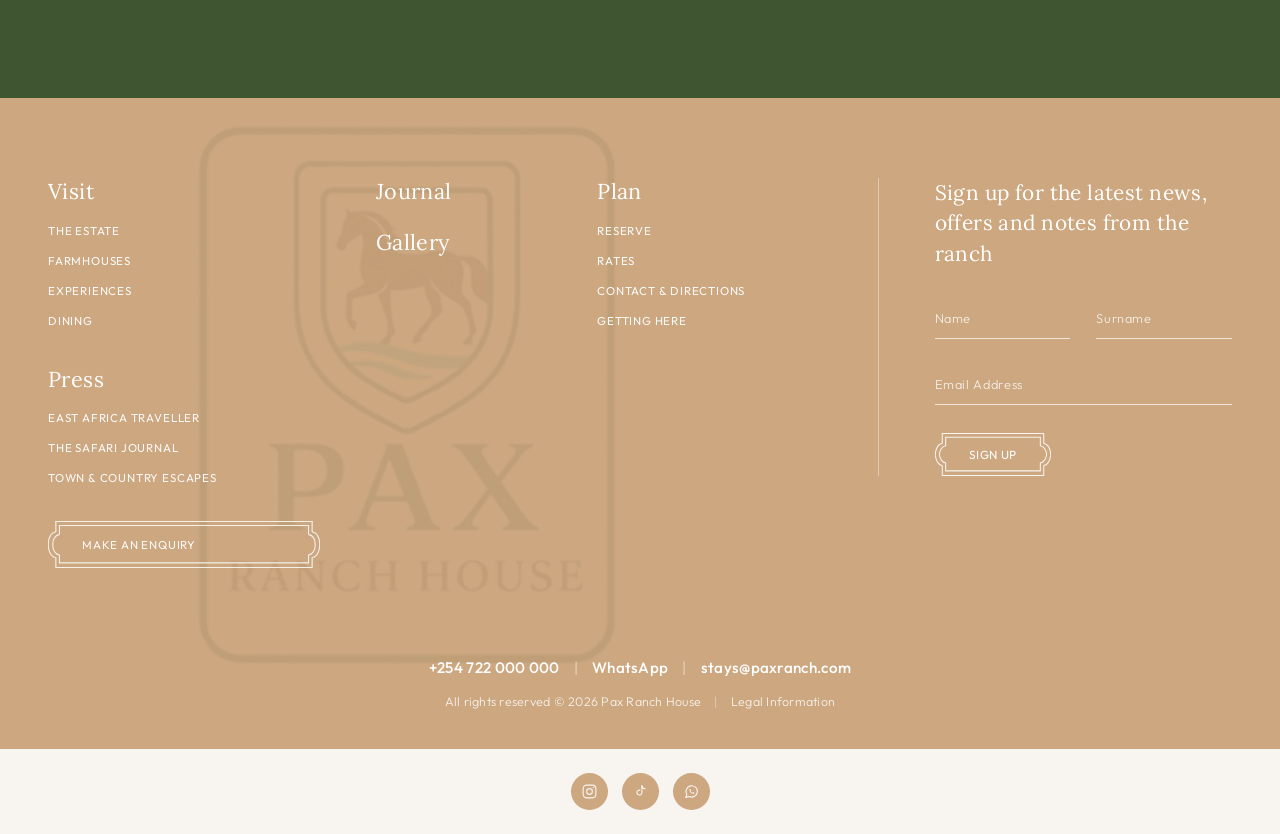
<file: farmhouses.html>
<!DOCTYPE html>
<html lang="en"><head><meta charset="UTF-8"><meta name="viewport" content="width=device-width, initial-scale=1.0">
<title>The Farmhouses — Pax Ranch House</title>
<meta name="description" content="Two private farmhouses in Gilgil, Kenya — the five-bedroom Main House and the four-bedroom Cottage. Each booked as a whole, with a private chef and housekeeper.">
<link rel="canonical" href="https://paxranch.com/farmhouses.html">
<meta name="robots" content="index, follow">
<meta name="theme-color" content="#3f5431">
<meta property="og:type" content="website">
<meta property="og:site_name" content="Pax Ranch House">
<meta property="og:title" content="The Farmhouses — Pax Ranch House">
<meta property="og:description" content="Two private farmhouses in Gilgil, Kenya — the five-bedroom Main House and the four-bedroom Cottage. Each booked as a whole.">
<meta property="og:url" content="https://paxranch.com/farmhouses.html">
<meta property="og:image" content="https://paxranch.com/images/hero-farmhouses.jpg">
<meta property="og:locale" content="en_KE">
<meta name="twitter:card" content="summary_large_image">
<meta name="twitter:title" content="The Farmhouses — Pax Ranch House">
<meta name="twitter:description" content="Two private farmhouses in Gilgil, Kenya. Each booked as a whole, with a private chef and housekeeper.">
<meta name="twitter:image" content="https://paxranch.com/images/hero-farmhouses.jpg">
<link rel="icon" href="favicon.ico" sizes="any">
<link rel="apple-touch-icon" href="apple-touch-icon.png">
<link rel="preconnect" href="https://fonts.googleapis.com"><link rel="preconnect" href="https://fonts.gstatic.com" crossorigin>
<link href="https://fonts.googleapis.com/css2?family=Lora:ital,wght@0,400;0,500;1,400;1,500&family=Outfit:wght@300;400;500&display=swap" rel="stylesheet">
<link rel="stylesheet" href="shared.css">
<style>
  .house-block{padding:100px 48px}
  .house-block:nth-child(even){background:var(--bone)}
  .house-meta{display:grid;grid-template-columns:repeat(4,1fr);gap:30px;margin-top:50px;padding:40px 0;border-top:1px solid rgba(0,0,0,.1);border-bottom:1px solid rgba(0,0,0,.1)}
  .house-meta .item .k{font-size:.7rem;letter-spacing:.1em;text-transform:uppercase;color:var(--camel);margin-bottom:8px}
  .house-meta .item .v{font-family:var(--serif);font-size:1.35rem;color:var(--sage)}
  @media(max-width:700px){.house-meta{grid-template-columns:1fr 1fr}}
  .gallery{display:grid;grid-template-columns:2fr 1fr 1fr;grid-template-rows:repeat(2,260px);gap:8px;margin-top:60px}
  .gallery div{background-size:cover;background-position:center}
  .gallery .g1{grid-row:span 2}
  @media(max-width:700px){.gallery{grid-template-columns:1fr;grid-auto-rows:240px}.gallery .g1{grid-row:auto}}
</style>
</head><body>

<nav class="site" id="nav">
  <div class="left-group">
    <button class="menu-toggle" id="menuToggle" aria-label="Open menu" aria-expanded="false" aria-controls="menuOverlay"><span></span><span></span><span></span></button>
    <ul class="left">
      <li><a href="the-estate.html">The Estate</a></li>
      <li><a href="farmhouses.html">Farmhouses</a></li>
      <li><a href="experiences.html">Experiences</a></li>
      <li><a href="dining.html">Dining</a></li>
    </ul>
  </div>
  <a href="index.html" class="brand" aria-label="Pax Ranch House — home"><img src="images/logo/pax-logo-transparent-500.png" alt="Pax Ranch House"></a>
  <div class="right-group">
    <ul>
      <li><a href="gallery.html">Gallery</a></li>
      <li><a href="journal.html">Journal</a></li>
      <li><a href="contact.html">Contact</a></li>
    </ul>
    <a href="booking.html" class="cta">Reserve</a>
  </div>
</nav>
<div class="menu-overlay" id="menuOverlay">
  <div class="mo-inner">
    <button class="mo-close" id="menuClose"><span class="x" aria-hidden="true"></span> Close Menu</button>
    <div class="mo-cols">
      <div class="mo-left">
        <ul class="mo-primary">
          <li><a href="the-estate.html">The Estate</a></li>
          <li><button class="mo-sub-toggle" data-sub="farmSub" aria-expanded="false">Farmhouses <span class="chev">›</span></button></li>
          <li><a href="experiences.html">Experiences</a></li>
          <li><a href="dining.html">Dining</a></li>
        </ul>
        <ul class="mo-secondary">
          <li><a href="gallery.html">Gallery</a></li>
          <li><a href="journal.html">Journal</a></li>
          <li><a href="booking.html">Rates &amp; Availability</a></li>
          <li><a href="contact.html">Contact &amp; Directions</a></li>
        </ul>
        <a href="enquiry.html" class="btn mo-cta">Make an Enquiry</a>
      </div>
      <div class="mo-divider" aria-hidden="true"></div>
      <div class="mo-right">
        <ul class="mo-sub" id="farmSub" hidden>
          <li><a href="farmhouses.html#main-house">The Main House</a></li>
          <li><a href="farmhouses.html#cottage">The Cottage</a></li>
          <li><a href="farmhouses.html#exclusive">Exclusive Use</a></li>
        </ul>
      </div>
    </div>
  </div>
</div>

<section class="page-hero">
  <div class="bg" style="background-image:url('images/hero-farmhouses.jpg')"></div>
  <div class="inner">
    <span class="eyebrow" style="color:rgba(255,255,255,.9)">The Farmhouses</span>
    <h1 style="color:#fff">Two houses.<br><em>Yours alone.</em></h1>
  </div>
</section>

<section>
  <div class="narrow reveal">
    <p class="lede">Each farmhouse is booked as a whole — never shared. Come as a family, a gathering of friends, or simply a couple wanting the run of a whole house. Both homes come staffed with a housekeeper and a private chef.</p>
  </div>
</section>

<section class="house-block reveal" id="main-house">
  <div class="container">
    <div class="split">
      <div class="img"><img src="images/house-main-exterior.jpg" alt="Main House"></div>
      <div class="copy">
        <span class="eyebrow">House One</span>
        <h2>The Main House</h2>
        <p>A 1930s colonial farmhouse with deep verandas on three sides, five bedrooms, and an open stone fireplace large enough to stand in. The dining room seats twelve; the library holds a century of farming records and first editions.</p>
        <p>Outside, a small heated pool sits within the walled garden, looking out toward the stables.</p>
        <a href="booking.html" class="btn" style="margin-top:14px">Reserve The Main House</a>
      </div>
    </div>
    <div class="house-meta">
      <div class="item"><div class="k">Bedrooms</div><div class="v">Five</div></div>
      <div class="item"><div class="k">Sleeps</div><div class="v">Up to 10</div></div>
      <div class="item"><div class="k">Staffing</div><div class="v">Chef & Housekeeper</div></div>
      <div class="item"><div class="k">From</div><div class="v">$1,450 / night</div></div>
    </div>
    <div class="gallery">
      <div class="g1" style="background-image:url('images/house-main-1.jpg')"></div>
      <div style="background-image:url('images/house-main-2.jpg')"></div>
      <div style="background-image:url('images/house-main-3.jpg')"></div>
      <div style="background-image:url('images/house-main-4.jpg')"></div>
      <div style="background-image:url('images/house-main-5.jpg')"></div>
    </div>
  </div>
</section>

<section class="house-block reveal" id="cottage">
  <div class="container">
    <div class="split reverse">
      <div class="img"><img src="images/house-cottage-exterior.jpg" alt="The Cottage"></div>
      <div class="copy">
        <span class="eyebrow">House Two</span>
        <h2>The Cottage</h2>
        <p>A more intimate stone cottage set beside the paddocks, with four en-suite bedrooms arranged around a central sitting room. The kitchen opens directly onto a herb garden; mornings begin with horses grazing outside the window.</p>
        <p>Ideal for smaller parties, or booked together with The Main House for exclusive use of the whole estate.</p>
        <a href="booking.html" class="btn" style="margin-top:14px">Reserve The Cottage</a>
      </div>
    </div>
    <div class="house-meta">
      <div class="item"><div class="k">Bedrooms</div><div class="v">Four</div></div>
      <div class="item"><div class="k">Sleeps</div><div class="v">Up to 8</div></div>
      <div class="item"><div class="k">Staffing</div><div class="v">Chef & Housekeeper</div></div>
      <div class="item"><div class="k">From</div><div class="v">$1,050 / night</div></div>
    </div>
    <div class="gallery">
      <div class="g1" style="background-image:url('images/house-cottage-1.jpg')"></div>
      <div style="background-image:url('images/house-cottage-2.jpg')"></div>
      <div style="background-image:url('images/house-cottage-3.jpg')"></div>
      <div style="background-image:url('images/house-cottage-4.jpg')"></div>
      <div style="background-image:url('images/house-cottage-5.jpg')"></div>
    </div>
  </div>
</section>

<section id="exclusive" style="background:var(--forest);color:var(--bone);text-align:center">
  <div class="narrow reveal">
    <span class="eyebrow" style="color:var(--clay)">Exclusive Use</span>
    <h2 style="color:var(--cream)">The Whole Estate.</h2>
    <div class="divider"></div>
    <p class="lede" style="color:var(--bone);opacity:.85">Book both houses together for complete privacy — up to 18 guests across the two farmhouses, with the full estate, stables, and staff at your disposal. Ideal for family reunions, celebrations, and private retreats.</p>
    <div style="margin-top:40px"><a href="enquiry.html?house=estate" class="btn light">Enquire About Exclusive Use</a></div>
  </div>
</section>

<footer>
  <div class="grid">
    <div class="col col-links">
      <h4>Visit</h4>
      <a href="the-estate.html">The Estate</a>
      <a href="farmhouses.html">Farmhouses</a>
      <a href="experiences.html">Experiences</a>
      <a href="dining.html">Dining</a>
      <h4 class="press-h">Press</h4>
      <!-- TODO: replace with real press coverage + publication logos when available -->
      <a href="journal.html">East Africa Traveller</a>
      <a href="journal.html">The Safari Journal</a>
      <a href="journal.html">Town &amp; Country Escapes</a>
      <a href="enquiry.html" class="btn light footer-cta">Make an Enquiry</a>
    </div>
    <div class="col standalone">
      <h4><a href="journal.html">Journal</a></h4>
      <h4><a href="gallery.html">Gallery</a></h4>
    </div>
    <div class="col col-links">
      <h4>Plan</h4>
      <a href="booking.html">Reserve</a>
      <a href="booking.html">Rates</a>
      <a href="contact.html">Contact &amp; Directions</a>
      <a href="contact.html#getting-here">Getting Here</a>
    </div>
    <div class="col newsletter">
      <h4>Sign up for the latest news, offers and notes from the ranch</h4>
      <form class="nl-form">
        <div class="nl-row">
          <input name="name" placeholder="Name" autocomplete="given-name">
          <input name="surname" placeholder="Surname" autocomplete="family-name">
        </div>
        <input type="email" name="email" placeholder="Email Address" required autocomplete="email">
        <button type="submit" class="btn light">Sign Up</button>
        <div class="nl-status" role="status" aria-live="polite"></div>
      </form>
    </div>
  </div>
  <div class="contactline"><a href="tel:+254722000000">+254 722 000 000</a><span class="sep">|</span><a href="https://wa.me/254722000000" target="_blank" rel="noopener">WhatsApp</a><span class="sep">|</span><a href="mailto:stays@paxranch.com">stays@paxranch.com</a></div>
  <div class="fine">All rights reserved © 2026 Pax Ranch House <span class="sep">|</span> <a href="contact.html">Legal Information</a></div>
</footer>
<div class="social-strip">
  <a href="https://instagram.com/paxranchhouse" aria-label="Instagram" target="_blank" rel="noopener"><svg viewBox="0 0 24 24" fill="none" stroke="currentColor" stroke-width="1.6"><rect x="3" y="3" width="18" height="18" rx="5"/><circle cx="12" cy="12" r="4"/><circle cx="17.5" cy="6.5" r="1" fill="currentColor" stroke="none"/></svg></a>
  <a href="https://tiktok.com/@paxranchhouse" aria-label="TikTok" target="_blank" rel="noopener"><svg viewBox="0 0 24 24" fill="none" stroke="currentColor" stroke-width="1.6"><path d="M14 4v9.5a3.5 3.5 0 1 1-3-3.46" stroke-linecap="round" stroke-linejoin="round"/><path d="M14 4c.4 2.3 2 4 4.5 4.2" stroke-linecap="round" stroke-linejoin="round"/></svg></a>
  <a href="https://wa.me/254722000000" aria-label="WhatsApp" target="_blank" rel="noopener"><svg viewBox="0 0 24 24" fill="none" stroke="currentColor" stroke-width="1.6"><path d="M4 20l1.4-4A8 8 0 1 1 9 19.2L4 20z"/><path d="M9 9c0 4 3 6 6 6 .8 0 1.2-.6 1-1.2l-1.5-1-1.3.9c-1-.5-2.3-1.7-2.6-2.8l.8-1L10 8.5C9.4 8.3 9 8.5 9 9z" fill="currentColor" stroke="none"/></svg></a>
</div>
<script src="site.js"></script>
</body></html>
</file>
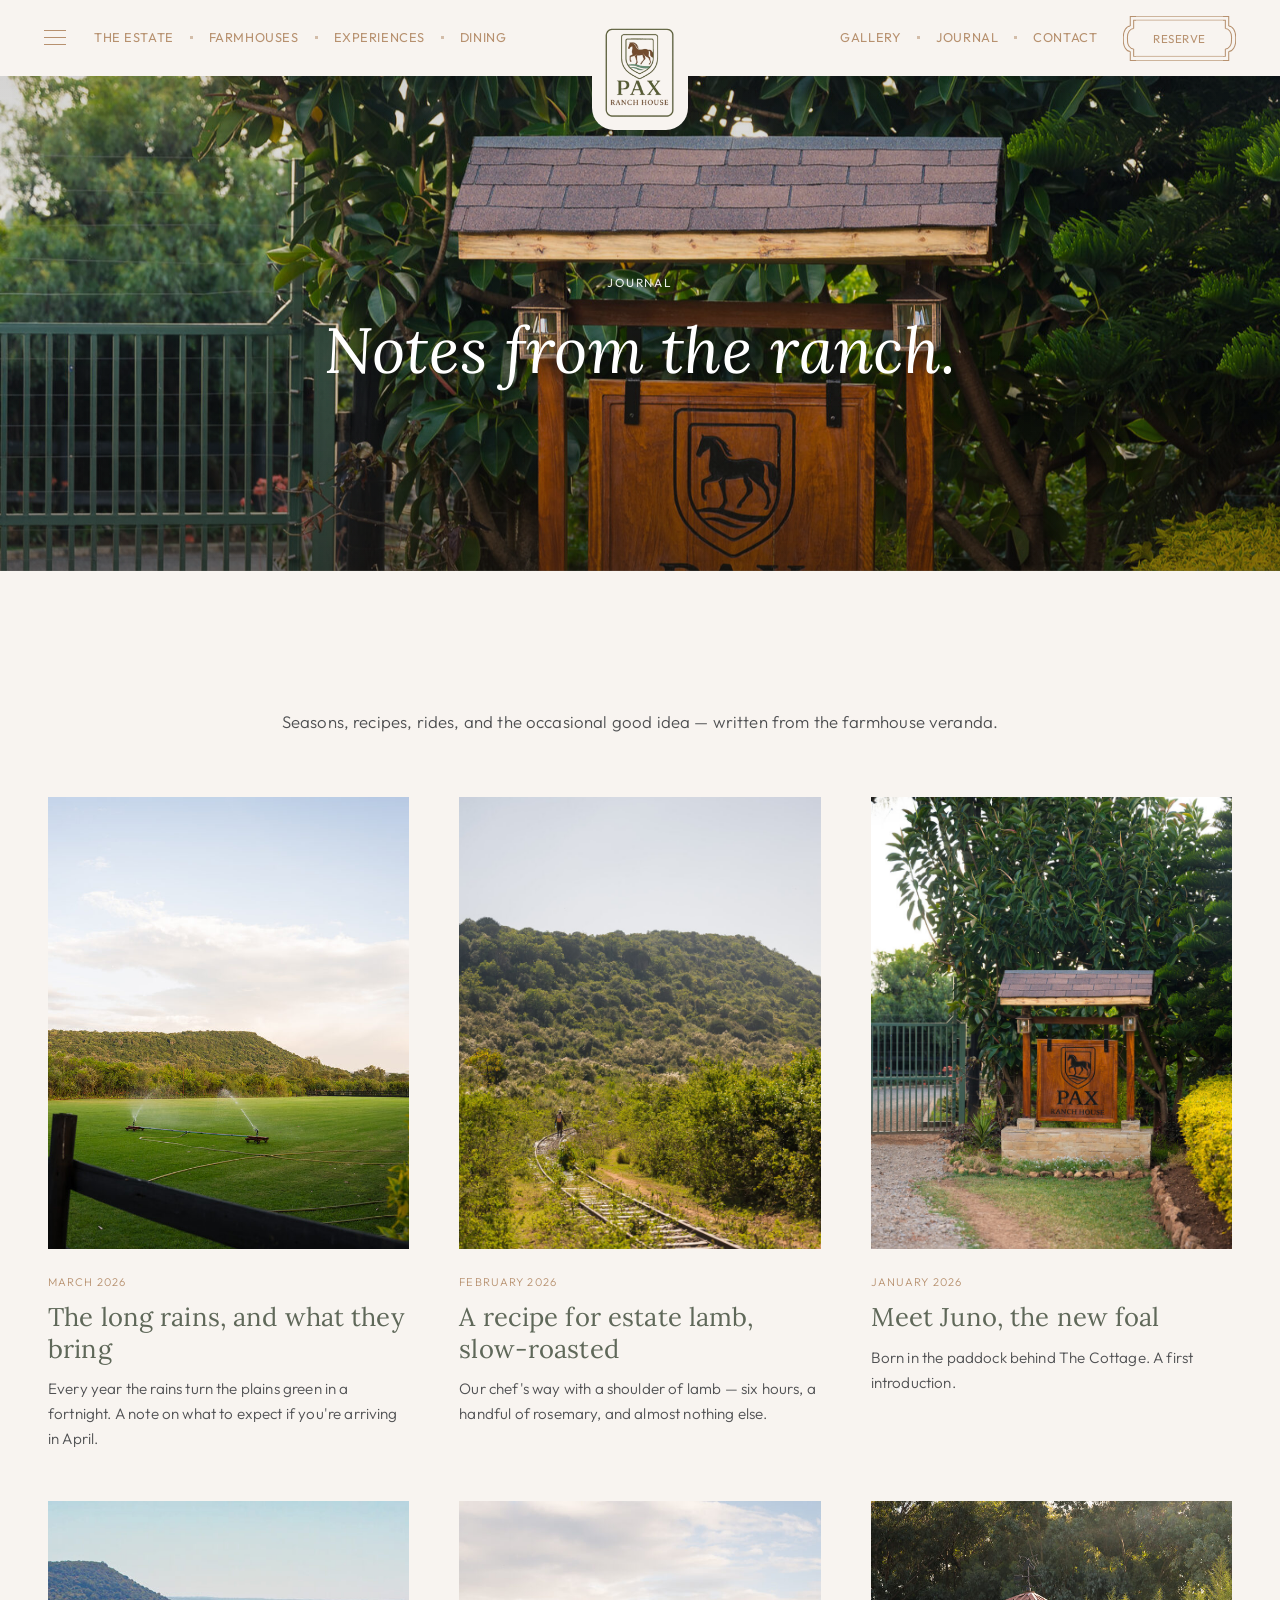
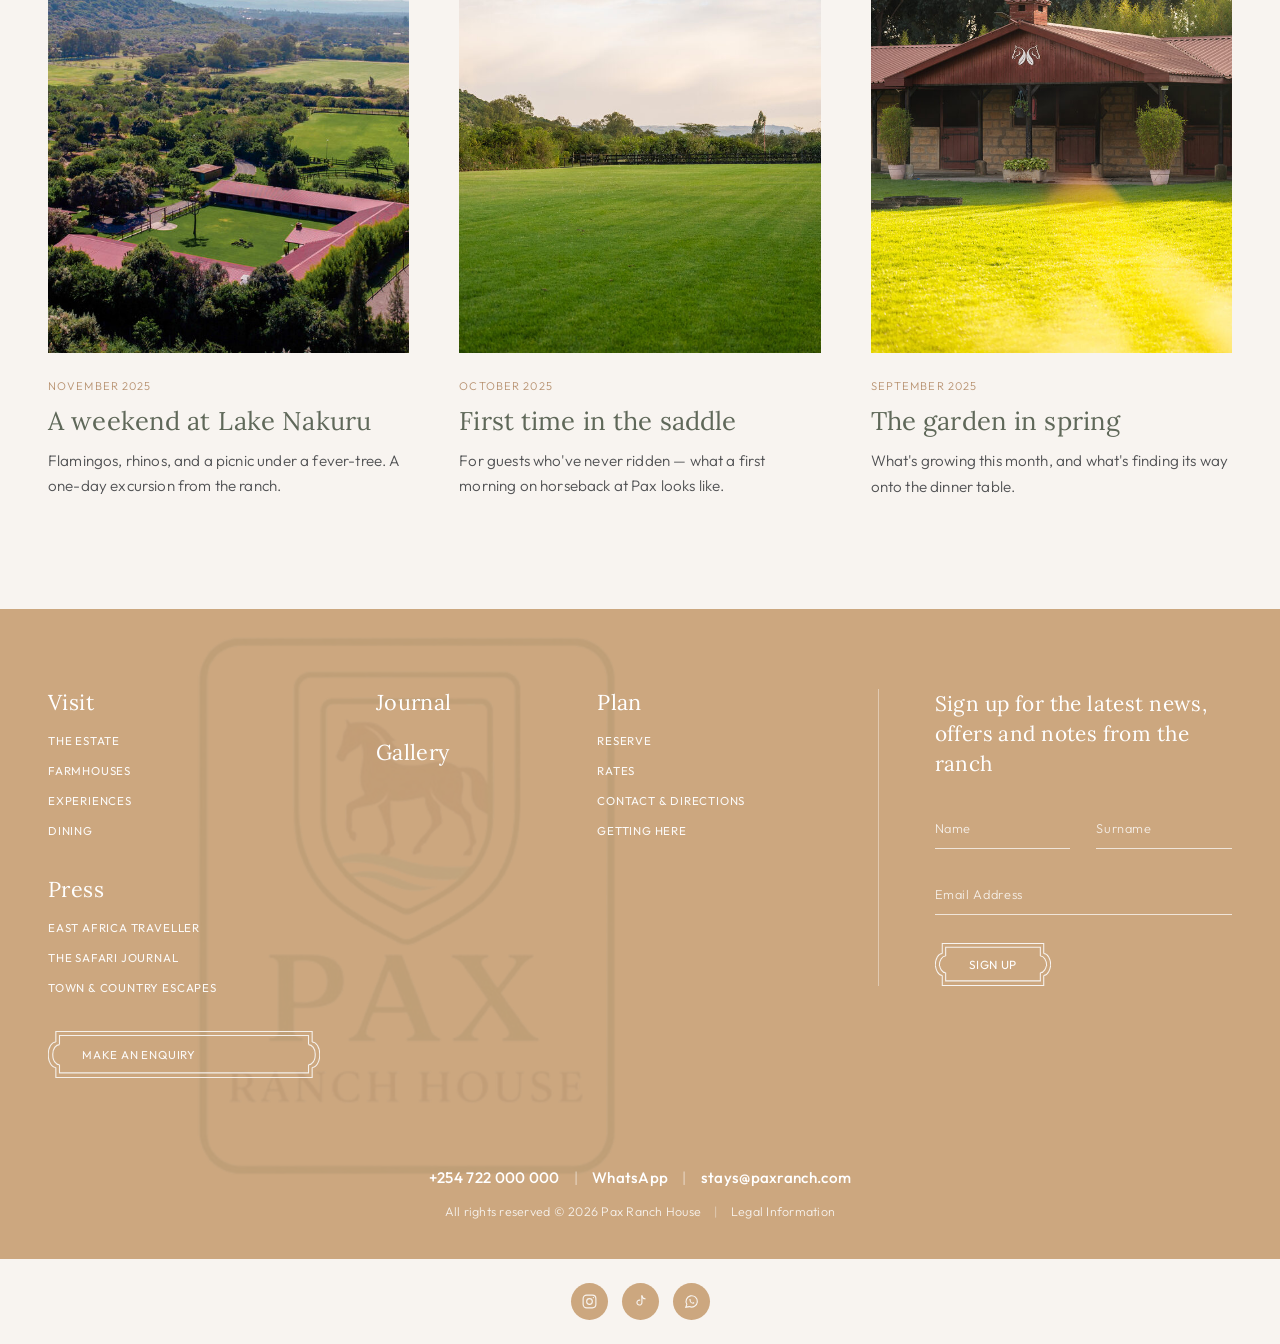
<file: journal.html>
<!DOCTYPE html>
<html lang="en"><head><meta charset="UTF-8"><meta name="viewport" content="width=device-width, initial-scale=1.0">
<title>Journal — Pax Ranch House</title>
<meta name="description" content="Notes from the ranch — seasons, recipes, rides, and life at Pax Ranch House in Gilgil, Kenya, written from the farmhouse veranda.">
<link rel="canonical" href="https://paxranch.com/journal.html">
<meta name="robots" content="index, follow">
<meta name="theme-color" content="#3f5431">
<meta property="og:type" content="website">
<meta property="og:site_name" content="Pax Ranch House">
<meta property="og:title" content="Journal — Pax Ranch House">
<meta property="og:description" content="Notes from the ranch — seasons, recipes, rides, and life at Pax Ranch House in Gilgil, Kenya.">
<meta property="og:url" content="https://paxranch.com/journal.html">
<meta property="og:image" content="https://paxranch.com/images/hero-journal.jpg">
<meta property="og:locale" content="en_KE">
<meta name="twitter:card" content="summary_large_image">
<meta name="twitter:title" content="Journal — Pax Ranch House">
<meta name="twitter:description" content="Notes from the ranch — seasons, recipes, rides, and life at Pax Ranch House.">
<meta name="twitter:image" content="https://paxranch.com/images/hero-journal.jpg">
<link rel="icon" href="favicon.ico" sizes="any">
<link rel="apple-touch-icon" href="apple-touch-icon.png">
<link rel="preconnect" href="https://fonts.googleapis.com"><link rel="preconnect" href="https://fonts.gstatic.com" crossorigin>
<link href="https://fonts.googleapis.com/css2?family=Lora:ital,wght@0,400;0,500;1,400;1,500&family=Outfit:wght@300;400;500&display=swap" rel="stylesheet">
<link rel="stylesheet" href="shared.css">
<style>
  .post-grid{display:grid;grid-template-columns:repeat(3,1fr);gap:50px;margin-top:60px}
  .post{cursor:pointer}
  .post .img{aspect-ratio:4/5;overflow:hidden;margin-bottom:24px}
  .post .img img{width:100%;height:100%;object-fit:cover;transition:transform 1.2s}
  .post:hover .img img{transform:scale(1.05)}
  .post .date{font-size:.7rem;letter-spacing:.1em;text-transform:uppercase;color:var(--camel);margin-bottom:10px}
  .post h3{margin-bottom:12px}
  .post p{color:var(--charcoal);font-size:.95rem}
  @media(max-width:860px){.post-grid{grid-template-columns:1fr}}
</style>
</head><body>

<nav class="site" id="nav">
  <div class="left-group">
    <button class="menu-toggle" id="menuToggle" aria-label="Open menu" aria-expanded="false" aria-controls="menuOverlay"><span></span><span></span><span></span></button>
    <ul class="left">
      <li><a href="the-estate.html">The Estate</a></li>
      <li><a href="farmhouses.html">Farmhouses</a></li>
      <li><a href="experiences.html">Experiences</a></li>
      <li><a href="dining.html">Dining</a></li>
    </ul>
  </div>
  <a href="index.html" class="brand" aria-label="Pax Ranch House — home"><img src="images/logo/pax-logo-transparent-500.png" alt="Pax Ranch House"></a>
  <div class="right-group">
    <ul>
      <li><a href="gallery.html">Gallery</a></li>
      <li><a href="journal.html">Journal</a></li>
      <li><a href="contact.html">Contact</a></li>
    </ul>
    <a href="booking.html" class="cta">Reserve</a>
  </div>
</nav>
<div class="menu-overlay" id="menuOverlay">
  <div class="mo-inner">
    <button class="mo-close" id="menuClose"><span class="x" aria-hidden="true"></span> Close Menu</button>
    <div class="mo-cols">
      <div class="mo-left">
        <ul class="mo-primary">
          <li><a href="the-estate.html">The Estate</a></li>
          <li><button class="mo-sub-toggle" data-sub="farmSub" aria-expanded="false">Farmhouses <span class="chev">›</span></button></li>
          <li><a href="experiences.html">Experiences</a></li>
          <li><a href="dining.html">Dining</a></li>
        </ul>
        <ul class="mo-secondary">
          <li><a href="gallery.html">Gallery</a></li>
          <li><a href="journal.html">Journal</a></li>
          <li><a href="booking.html">Rates &amp; Availability</a></li>
          <li><a href="contact.html">Contact &amp; Directions</a></li>
        </ul>
        <a href="enquiry.html" class="btn mo-cta">Make an Enquiry</a>
      </div>
      <div class="mo-divider" aria-hidden="true"></div>
      <div class="mo-right">
        <ul class="mo-sub" id="farmSub" hidden>
          <li><a href="farmhouses.html#main-house">The Main House</a></li>
          <li><a href="farmhouses.html#cottage">The Cottage</a></li>
          <li><a href="farmhouses.html#exclusive">Exclusive Use</a></li>
        </ul>
      </div>
    </div>
  </div>
</div>

<section class="page-hero" style="height:55vh;min-height:420px">
  <div class="bg" style="background-image:url('images/hero-journal.jpg')"></div>
  <div class="inner">
    <span class="eyebrow" style="color:rgba(255,255,255,.9)">Journal</span>
    <h1 style="color:#fff"><em>Notes from the ranch.</em></h1>
  </div>
</section>

<section>
  <div class="container">
    <div class="narrow reveal">
      <p class="lede">Seasons, recipes, rides, and the occasional good idea — written from the farmhouse veranda.</p>
    </div>
    <div class="post-grid">
      <article class="post reveal">
        <div class="img"><img src="images/journal-1.jpg" alt=""></div>
        <div class="date">March 2026</div>
        <h3>The long rains, and what they bring</h3>
        <p>Every year the rains turn the plains green in a fortnight. A note on what to expect if you're arriving in April.</p>
      </article>
      <article class="post reveal">
        <div class="img"><img src="images/journal-2.jpg" alt=""></div>
        <div class="date">February 2026</div>
        <h3>A recipe for estate lamb, slow-roasted</h3>
        <p>Our chef's way with a shoulder of lamb — six hours, a handful of rosemary, and almost nothing else.</p>
      </article>
      <article class="post reveal">
        <div class="img"><img src="images/journal-3.jpg" alt=""></div>
        <div class="date">January 2026</div>
        <h3>Meet Juno, the new foal</h3>
        <p>Born in the paddock behind The Cottage. A first introduction.</p>
      </article>
      <article class="post reveal">
        <div class="img"><img src="images/journal-4.jpg" alt=""></div>
        <div class="date">November 2025</div>
        <h3>A weekend at Lake Nakuru</h3>
        <p>Flamingos, rhinos, and a picnic under a fever-tree. A one-day excursion from the ranch.</p>
      </article>
      <article class="post reveal">
        <div class="img"><img src="images/journal-5.jpg" alt=""></div>
        <div class="date">October 2025</div>
        <h3>First time in the saddle</h3>
        <p>For guests who've never ridden — what a first morning on horseback at Pax looks like.</p>
      </article>
      <article class="post reveal">
        <div class="img"><img src="images/journal-6.jpg" alt=""></div>
        <div class="date">September 2025</div>
        <h3>The garden in spring</h3>
        <p>What's growing this month, and what's finding its way onto the dinner table.</p>
      </article>
    </div>
  </div>
</section>

<footer>
  <div class="grid">
    <div class="col col-links">
      <h4>Visit</h4>
      <a href="the-estate.html">The Estate</a>
      <a href="farmhouses.html">Farmhouses</a>
      <a href="experiences.html">Experiences</a>
      <a href="dining.html">Dining</a>
      <h4 class="press-h">Press</h4>
      <!-- TODO: replace with real press coverage + publication logos when available -->
      <a href="journal.html">East Africa Traveller</a>
      <a href="journal.html">The Safari Journal</a>
      <a href="journal.html">Town &amp; Country Escapes</a>
      <a href="enquiry.html" class="btn light footer-cta">Make an Enquiry</a>
    </div>
    <div class="col standalone">
      <h4><a href="journal.html">Journal</a></h4>
      <h4><a href="gallery.html">Gallery</a></h4>
    </div>
    <div class="col col-links">
      <h4>Plan</h4>
      <a href="booking.html">Reserve</a>
      <a href="booking.html">Rates</a>
      <a href="contact.html">Contact &amp; Directions</a>
      <a href="contact.html#getting-here">Getting Here</a>
    </div>
    <div class="col newsletter">
      <h4>Sign up for the latest news, offers and notes from the ranch</h4>
      <form class="nl-form">
        <div class="nl-row">
          <input name="name" placeholder="Name" autocomplete="given-name">
          <input name="surname" placeholder="Surname" autocomplete="family-name">
        </div>
        <input type="email" name="email" placeholder="Email Address" required autocomplete="email">
        <button type="submit" class="btn light">Sign Up</button>
        <div class="nl-status" role="status" aria-live="polite"></div>
      </form>
    </div>
  </div>
  <div class="contactline"><a href="tel:+254722000000">+254 722 000 000</a><span class="sep">|</span><a href="https://wa.me/254722000000" target="_blank" rel="noopener">WhatsApp</a><span class="sep">|</span><a href="mailto:stays@paxranch.com">stays@paxranch.com</a></div>
  <div class="fine">All rights reserved © 2026 Pax Ranch House <span class="sep">|</span> <a href="contact.html">Legal Information</a></div>
</footer>
<div class="social-strip">
  <a href="https://instagram.com/paxranchhouse" aria-label="Instagram" target="_blank" rel="noopener"><svg viewBox="0 0 24 24" fill="none" stroke="currentColor" stroke-width="1.6"><rect x="3" y="3" width="18" height="18" rx="5"/><circle cx="12" cy="12" r="4"/><circle cx="17.5" cy="6.5" r="1" fill="currentColor" stroke="none"/></svg></a>
  <a href="https://tiktok.com/@paxranchhouse" aria-label="TikTok" target="_blank" rel="noopener"><svg viewBox="0 0 24 24" fill="none" stroke="currentColor" stroke-width="1.6"><path d="M14 4v9.5a3.5 3.5 0 1 1-3-3.46" stroke-linecap="round" stroke-linejoin="round"/><path d="M14 4c.4 2.3 2 4 4.5 4.2" stroke-linecap="round" stroke-linejoin="round"/></svg></a>
  <a href="https://wa.me/254722000000" aria-label="WhatsApp" target="_blank" rel="noopener"><svg viewBox="0 0 24 24" fill="none" stroke="currentColor" stroke-width="1.6"><path d="M4 20l1.4-4A8 8 0 1 1 9 19.2L4 20z"/><path d="M9 9c0 4 3 6 6 6 .8 0 1.2-.6 1-1.2l-1.5-1-1.3.9c-1-.5-2.3-1.7-2.6-2.8l.8-1L10 8.5C9.4 8.3 9 8.5 9 9z" fill="currentColor" stroke="none"/></svg></a>
</div>
<script src="site.js"></script>
</body></html>
</file>
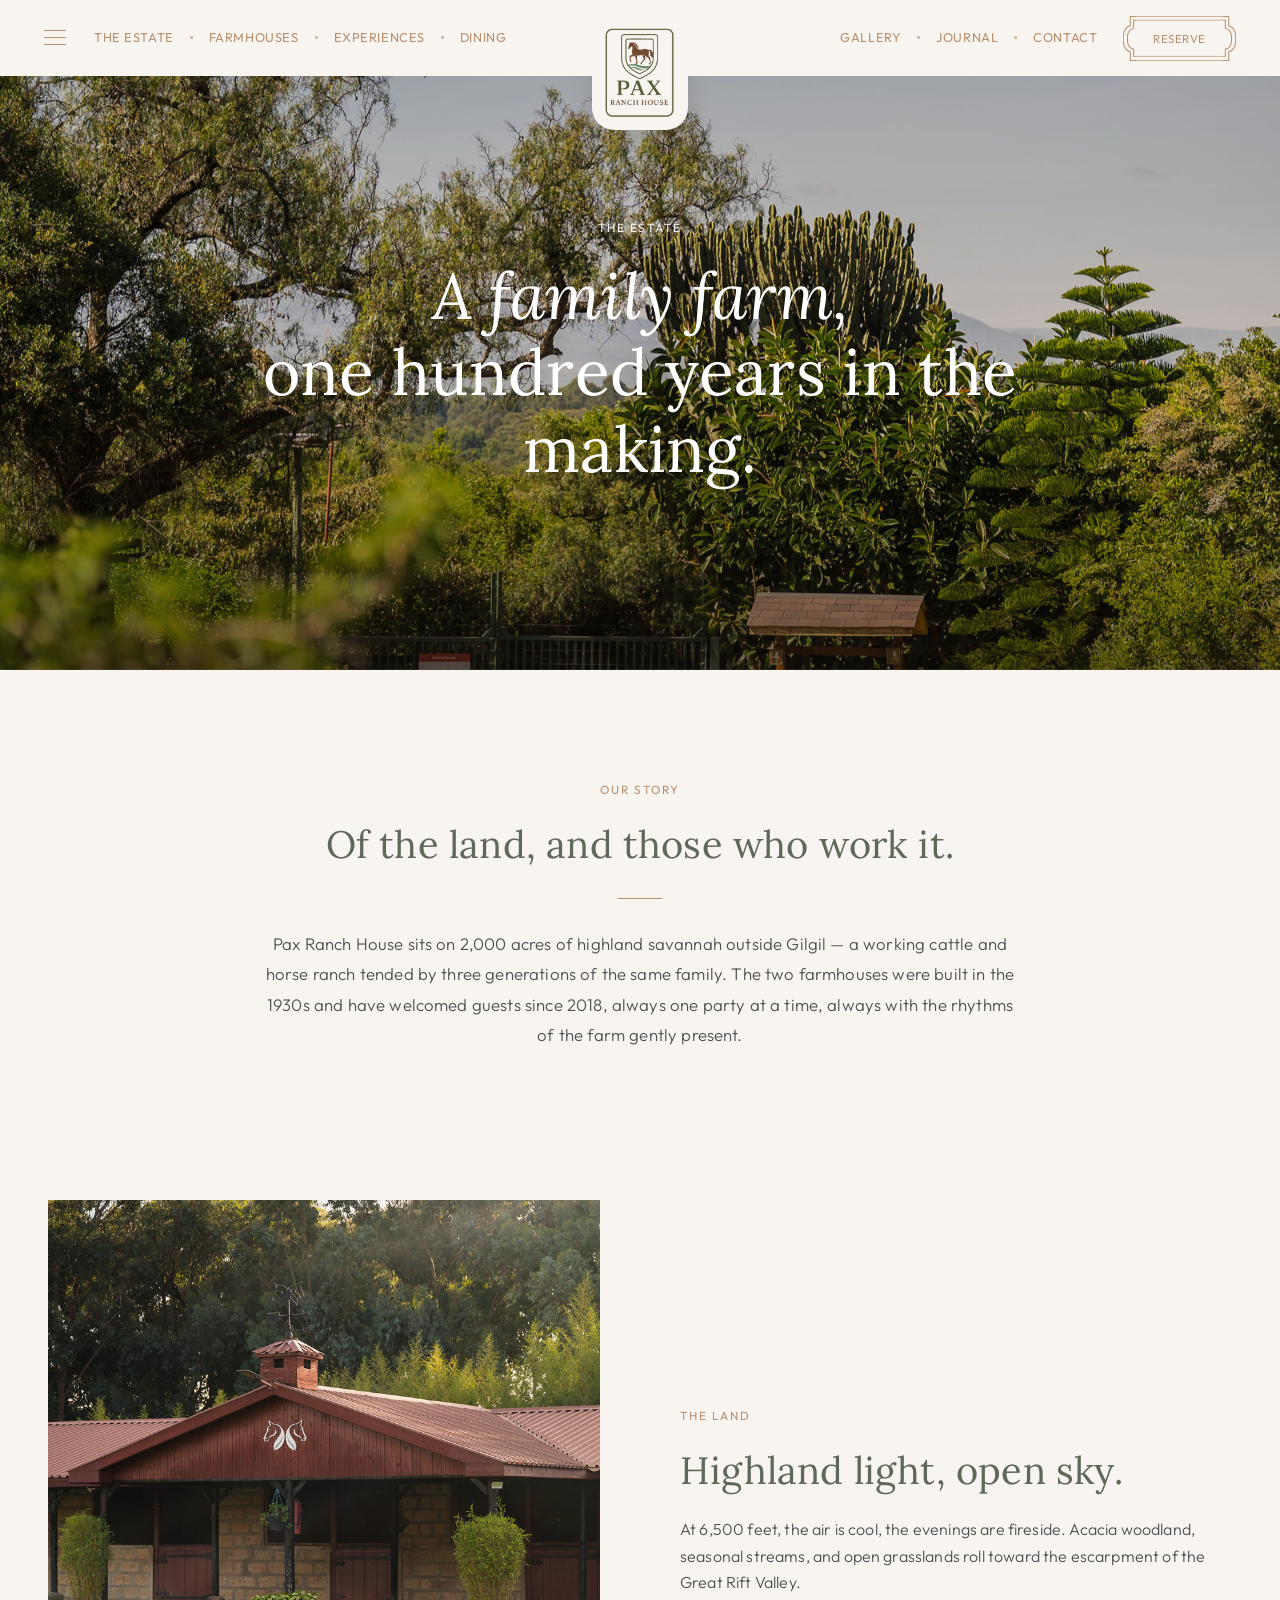
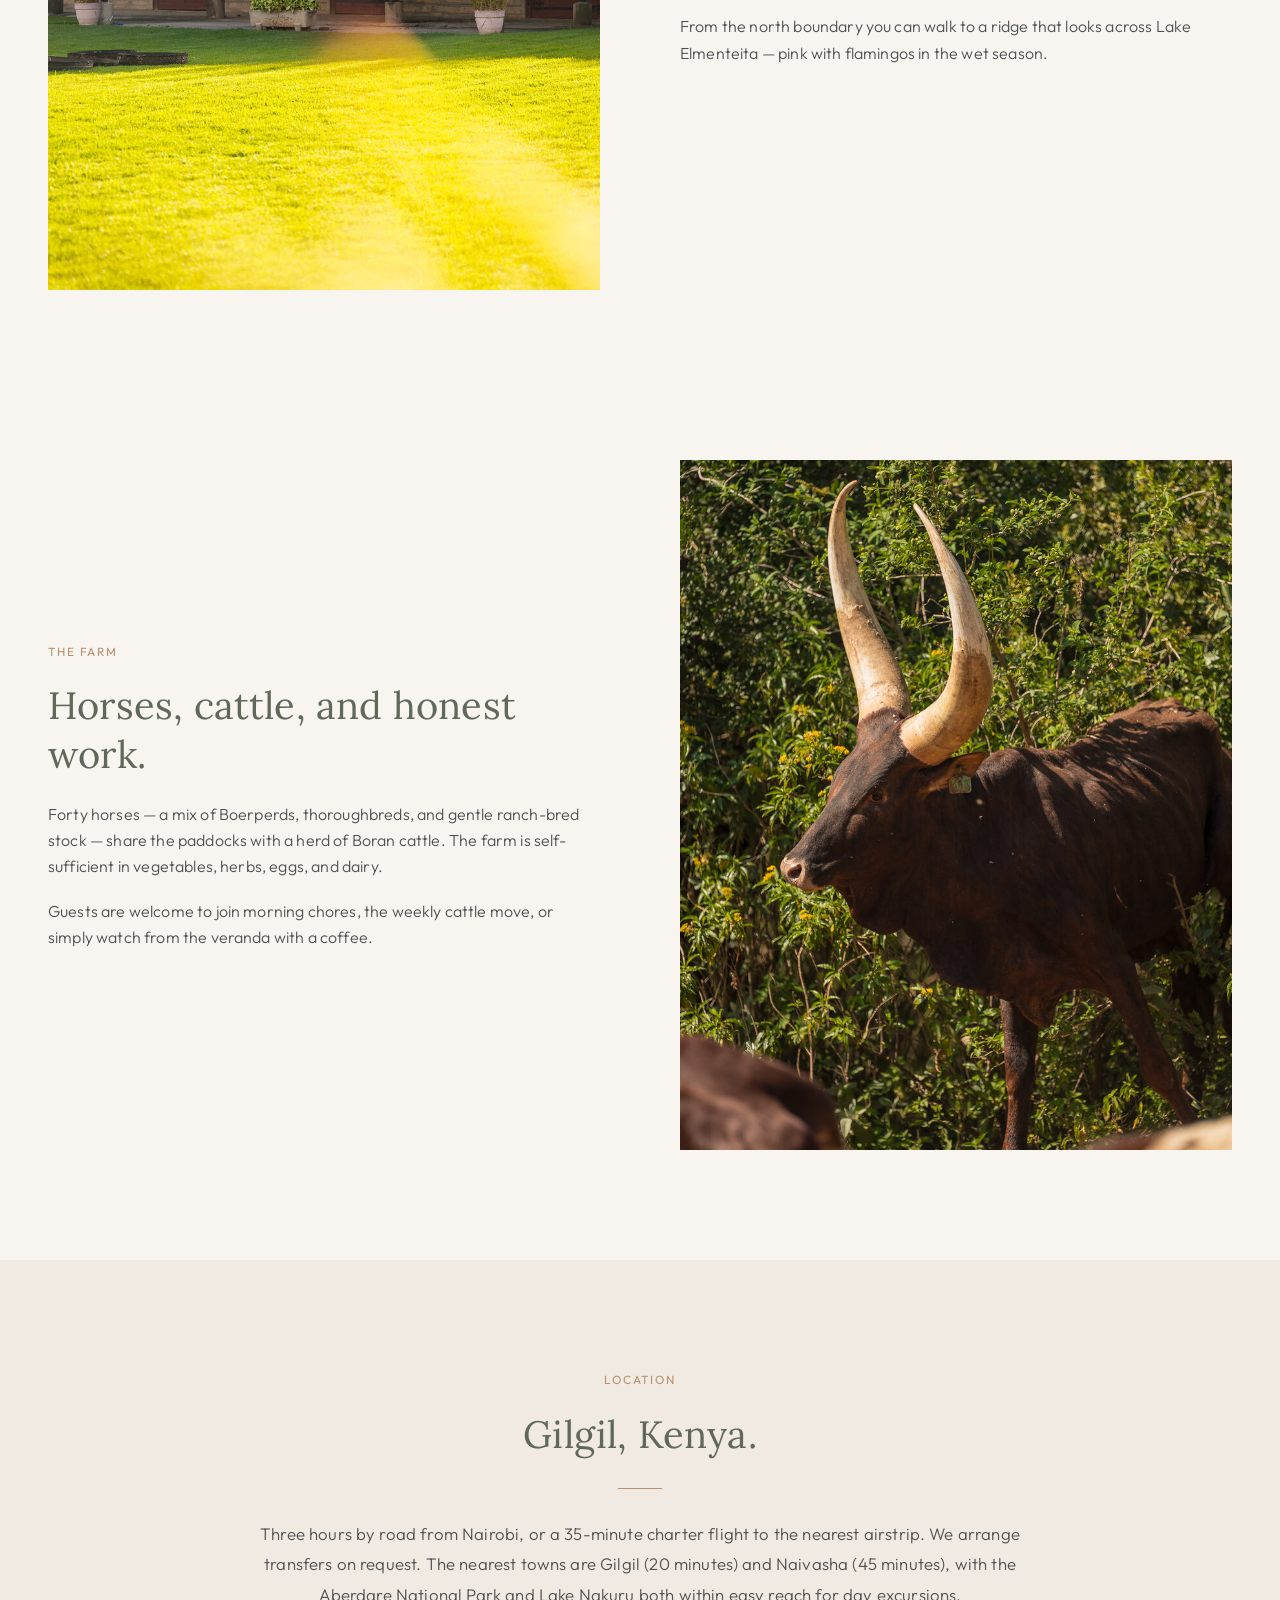
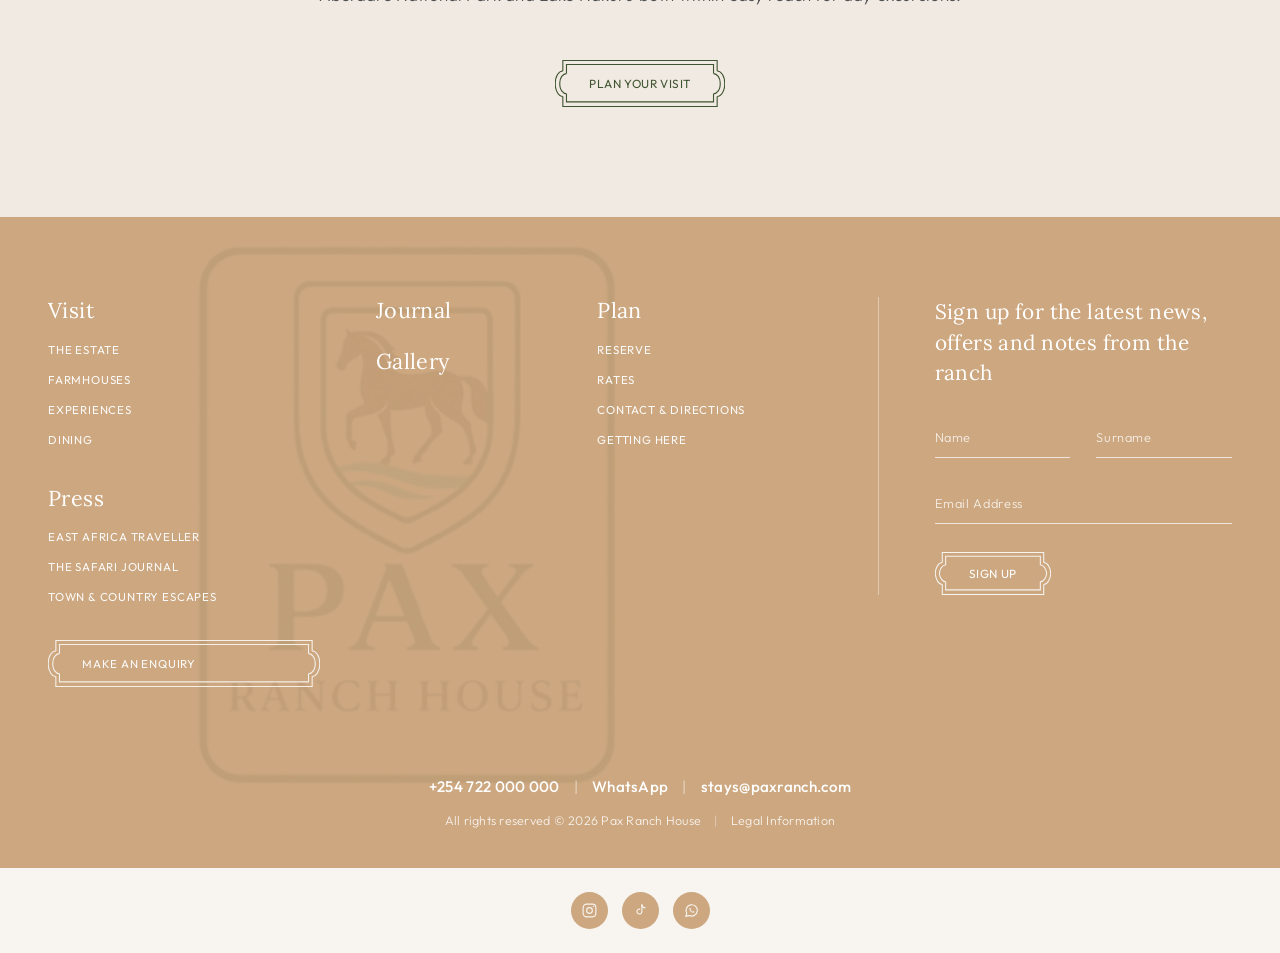
<file: the-estate.html>
<!DOCTYPE html>
<html lang="en"><head><meta charset="UTF-8"><meta name="viewport" content="width=device-width, initial-scale=1.0">
<title>The Estate — Pax Ranch House</title>
<meta name="description" content="A working cattle and horse ranch in the Kenyan highlands, tended by three generations. Discover the land, the farm, and the Rift Valley setting of Pax Ranch House in Gilgil.">
<link rel="canonical" href="https://paxranch.com/the-estate.html">
<meta name="robots" content="index, follow">
<meta name="theme-color" content="#3f5431">
<meta property="og:type" content="website">
<meta property="og:site_name" content="Pax Ranch House">
<meta property="og:title" content="The Estate — Pax Ranch House">
<meta property="og:description" content="A working cattle and horse ranch in the Kenyan highlands, tended by three generations. The land, the farm, and the Rift Valley setting.">
<meta property="og:url" content="https://paxranch.com/the-estate.html">
<meta property="og:image" content="https://paxranch.com/images/hero-estate.jpg">
<meta property="og:locale" content="en_KE">
<meta name="twitter:card" content="summary_large_image">
<meta name="twitter:title" content="The Estate — Pax Ranch House">
<meta name="twitter:description" content="A working cattle and horse ranch in the Kenyan highlands, tended by three generations.">
<meta name="twitter:image" content="https://paxranch.com/images/hero-estate.jpg">
<link rel="icon" href="favicon.ico" sizes="any">
<link rel="apple-touch-icon" href="apple-touch-icon.png">
<link rel="preconnect" href="https://fonts.googleapis.com"><link rel="preconnect" href="https://fonts.gstatic.com" crossorigin>
<link href="https://fonts.googleapis.com/css2?family=Lora:ital,wght@0,400;0,500;1,400;1,500&family=Outfit:wght@300;400;500&display=swap" rel="stylesheet">
<link rel="stylesheet" href="shared.css">
</head><body>

<nav class="site" id="nav">
  <div class="left-group">
    <button class="menu-toggle" id="menuToggle" aria-label="Open menu" aria-expanded="false" aria-controls="menuOverlay"><span></span><span></span><span></span></button>
    <ul class="left">
      <li><a href="the-estate.html">The Estate</a></li>
      <li><a href="farmhouses.html">Farmhouses</a></li>
      <li><a href="experiences.html">Experiences</a></li>
      <li><a href="dining.html">Dining</a></li>
    </ul>
  </div>
  <a href="index.html" class="brand" aria-label="Pax Ranch House — home"><img src="images/logo/pax-logo-transparent-500.png" alt="Pax Ranch House"></a>
  <div class="right-group">
    <ul>
      <li><a href="gallery.html">Gallery</a></li>
      <li><a href="journal.html">Journal</a></li>
      <li><a href="contact.html">Contact</a></li>
    </ul>
    <a href="booking.html" class="cta">Reserve</a>
  </div>
</nav>
<div class="menu-overlay" id="menuOverlay">
  <div class="mo-inner">
    <button class="mo-close" id="menuClose"><span class="x" aria-hidden="true"></span> Close Menu</button>
    <div class="mo-cols">
      <div class="mo-left">
        <ul class="mo-primary">
          <li><a href="the-estate.html">The Estate</a></li>
          <li><button class="mo-sub-toggle" data-sub="farmSub" aria-expanded="false">Farmhouses <span class="chev">›</span></button></li>
          <li><a href="experiences.html">Experiences</a></li>
          <li><a href="dining.html">Dining</a></li>
        </ul>
        <ul class="mo-secondary">
          <li><a href="gallery.html">Gallery</a></li>
          <li><a href="journal.html">Journal</a></li>
          <li><a href="booking.html">Rates &amp; Availability</a></li>
          <li><a href="contact.html">Contact &amp; Directions</a></li>
        </ul>
        <a href="enquiry.html" class="btn mo-cta">Make an Enquiry</a>
      </div>
      <div class="mo-divider" aria-hidden="true"></div>
      <div class="mo-right">
        <ul class="mo-sub" id="farmSub" hidden>
          <li><a href="farmhouses.html#main-house">The Main House</a></li>
          <li><a href="farmhouses.html#cottage">The Cottage</a></li>
          <li><a href="farmhouses.html#exclusive">Exclusive Use</a></li>
        </ul>
      </div>
    </div>
  </div>
</div>

<section class="page-hero">
  <div class="bg" style="background-image:url('images/hero-estate.jpg')"></div>
  <div class="inner">
    <span class="eyebrow" style="color:rgba(255,255,255,.9)">The Estate</span>
    <h1 style="color:#fff"><em>A family farm,</em><br>one hundred years in the making.</h1>
  </div>
</section>

<section>
  <div class="narrow reveal">
    <span class="eyebrow">Our Story</span>
    <h2>Of the land, and those who work it.</h2>
    <div class="divider"></div>
    <p class="lede">Pax Ranch House sits on 2,000 acres of highland savannah outside Gilgil — a working cattle and horse ranch tended by three generations of the same family. The two farmhouses were built in the 1930s and have welcomed guests since 2018, always one party at a time, always with the rhythms of the farm gently present.</p>
  </div>
</section>

<section style="padding-top:40px">
  <div class="container">
    <div class="split reveal">
      <div class="img"><img src="images/estate-land.jpg" alt="Savannah"></div>
      <div class="copy">
        <span class="eyebrow">The Land</span>
        <h2>Highland light, open sky.</h2>
        <p>At 6,500 feet, the air is cool, the evenings are fireside. Acacia woodland, seasonal streams, and open grasslands roll toward the escarpment of the Great Rift Valley.</p>
        <p>From the north boundary you can walk to a ridge that looks across Lake Elmenteita — pink with flamingos in the wet season.</p>
      </div>
    </div>
  </div>
</section>

<section style="padding-top:60px">
  <div class="container">
    <div class="split reverse reveal">
      <div class="img"><img src="images/estate-farm.jpg" alt="Horses on ranch"></div>
      <div class="copy">
        <span class="eyebrow">The Farm</span>
        <h2>Horses, cattle, and honest work.</h2>
        <p>Forty horses — a mix of Boerperds, thoroughbreds, and gentle ranch-bred stock — share the paddocks with a herd of Boran cattle. The farm is self-sufficient in vegetables, herbs, eggs, and dairy.</p>
        <p>Guests are welcome to join morning chores, the weekly cattle move, or simply watch from the veranda with a coffee.</p>
      </div>
    </div>
  </div>
</section>

<section style="background:var(--bone)">
  <div class="narrow reveal">
    <span class="eyebrow">Location</span>
    <h2>Gilgil, Kenya.</h2>
    <div class="divider"></div>
    <p class="lede">Three hours by road from Nairobi, or a 35-minute charter flight to the nearest airstrip. We arrange transfers on request. The nearest towns are Gilgil (20 minutes) and Naivasha (45 minutes), with the Aberdare National Park and Lake Nakuru both within easy reach for day excursions.</p>
    <div style="margin-top:50px"><a href="booking.html" class="btn solid">Plan Your Visit</a></div>
  </div>
</section>

<footer>
  <div class="grid">
    <div class="col col-links">
      <h4>Visit</h4>
      <a href="the-estate.html">The Estate</a>
      <a href="farmhouses.html">Farmhouses</a>
      <a href="experiences.html">Experiences</a>
      <a href="dining.html">Dining</a>
      <h4 class="press-h">Press</h4>
      <!-- TODO: replace with real press coverage + publication logos when available -->
      <a href="journal.html">East Africa Traveller</a>
      <a href="journal.html">The Safari Journal</a>
      <a href="journal.html">Town &amp; Country Escapes</a>
      <a href="enquiry.html" class="btn light footer-cta">Make an Enquiry</a>
    </div>
    <div class="col standalone">
      <h4><a href="journal.html">Journal</a></h4>
      <h4><a href="gallery.html">Gallery</a></h4>
    </div>
    <div class="col col-links">
      <h4>Plan</h4>
      <a href="booking.html">Reserve</a>
      <a href="booking.html">Rates</a>
      <a href="contact.html">Contact &amp; Directions</a>
      <a href="contact.html#getting-here">Getting Here</a>
    </div>
    <div class="col newsletter">
      <h4>Sign up for the latest news, offers and notes from the ranch</h4>
      <form class="nl-form">
        <div class="nl-row">
          <input name="name" placeholder="Name" autocomplete="given-name">
          <input name="surname" placeholder="Surname" autocomplete="family-name">
        </div>
        <input type="email" name="email" placeholder="Email Address" required autocomplete="email">
        <button type="submit" class="btn light">Sign Up</button>
        <div class="nl-status" role="status" aria-live="polite"></div>
      </form>
    </div>
  </div>
  <div class="contactline"><a href="tel:+254722000000">+254 722 000 000</a><span class="sep">|</span><a href="https://wa.me/254722000000" target="_blank" rel="noopener">WhatsApp</a><span class="sep">|</span><a href="mailto:stays@paxranch.com">stays@paxranch.com</a></div>
  <div class="fine">All rights reserved © 2026 Pax Ranch House <span class="sep">|</span> <a href="contact.html">Legal Information</a></div>
</footer>
<div class="social-strip">
  <a href="https://instagram.com/paxranchhouse" aria-label="Instagram" target="_blank" rel="noopener"><svg viewBox="0 0 24 24" fill="none" stroke="currentColor" stroke-width="1.6"><rect x="3" y="3" width="18" height="18" rx="5"/><circle cx="12" cy="12" r="4"/><circle cx="17.5" cy="6.5" r="1" fill="currentColor" stroke="none"/></svg></a>
  <a href="https://tiktok.com/@paxranchhouse" aria-label="TikTok" target="_blank" rel="noopener"><svg viewBox="0 0 24 24" fill="none" stroke="currentColor" stroke-width="1.6"><path d="M14 4v9.5a3.5 3.5 0 1 1-3-3.46" stroke-linecap="round" stroke-linejoin="round"/><path d="M14 4c.4 2.3 2 4 4.5 4.2" stroke-linecap="round" stroke-linejoin="round"/></svg></a>
  <a href="https://wa.me/254722000000" aria-label="WhatsApp" target="_blank" rel="noopener"><svg viewBox="0 0 24 24" fill="none" stroke="currentColor" stroke-width="1.6"><path d="M4 20l1.4-4A8 8 0 1 1 9 19.2L4 20z"/><path d="M9 9c0 4 3 6 6 6 .8 0 1.2-.6 1-1.2l-1.5-1-1.3.9c-1-.5-2.3-1.7-2.6-2.8l.8-1L10 8.5C9.4 8.3 9 8.5 9 9z" fill="currentColor" stroke="none"/></svg></a>
</div>
<script src="site.js"></script>
</body></html>
</file>
<file: shared.css>
/* ============================================================
   Pax Ranch House — design system
   Language adapted from collectioninthewild.com:
   Iowan Old Style serif headings (Lora fallback), Outfit body,
   ivory/camel/sage/olive palette, ornamental keyline buttons.
   ============================================================ */
:root{
  /* Palette (Collection-in-the-Wild reference values) */
  --ivory:#f8f4f0;      /* page background */
  --ivory-2:#f1eae2;    /* alternate section background */
  --camel:#b7916f;      /* primary accent — buttons, eyebrows, links */
  --camel-2:#cca77f;    /* light camel — footer background */
  --sage:#5f6859;       /* heading colour */
  --olive:#3f5431;      /* deep green — dark bands, hovers */
  --terracotta:#92695d; /* secondary accent */
  --gray:#4f5052;       /* body text */
  --ink:#2d2c2b;        /* near-black */

  /* Legacy aliases (inline styles across pages reference these) */
  --cream:#f8f4f0;
  --bone:#f1eae2;
  --sand:#e7dccd;
  --clay:#b7916f;
  --gold:#b7916f;
  --charcoal:#4f5052;
  --muted:#8a8078;
  --forest:#3f5431;

  /* Type */
  --serif:'Iowan Old Style','Iowan Old Style BT','Lora',Georgia,serif;
  --sans:'Outfit',sans-serif;

  /* Ornamental button frames (double keyline + side brackets, own artwork) */
  --frame-camel:url("data:image/svg+xml,%3Csvg xmlns='http://www.w3.org/2000/svg' width='584' height='86' viewBox='0 0 584 86'%3E%3Cg fill='none' stroke='%23b7916f' stroke-width='2'%3E%3Cpath d='M14 20.5 V1 H570 V20.5'/%3E%3Cpath d='M14 66.5 V85 H570 V66.5'/%3E%3Cpath d='M20.5 25.5 V8.5 H563.5 V25.5'/%3E%3Cpath d='M20.5 61.5 V76.5 H563.5 V61.5'/%3E%3Cpath d='M14 20.5 A13.5 23 0 0 0 14 66.5'/%3E%3Cpath d='M20.5 25.5 A12 18 0 0 0 20.5 61.5'/%3E%3Cpath d='M570 20.5 A13.5 23 0 0 1 570 66.5'/%3E%3Cpath d='M563.5 25.5 A12 18 0 0 1 563.5 61.5'/%3E%3C/g%3E%3C/svg%3E");
  --frame-olive:url("data:image/svg+xml,%3Csvg xmlns='http://www.w3.org/2000/svg' width='584' height='86' viewBox='0 0 584 86'%3E%3Cg fill='none' stroke='%233f5431' stroke-width='2'%3E%3Cpath d='M14 20.5 V1 H570 V20.5'/%3E%3Cpath d='M14 66.5 V85 H570 V66.5'/%3E%3Cpath d='M20.5 25.5 V8.5 H563.5 V25.5'/%3E%3Cpath d='M20.5 61.5 V76.5 H563.5 V61.5'/%3E%3Cpath d='M14 20.5 A13.5 23 0 0 0 14 66.5'/%3E%3Cpath d='M20.5 25.5 A12 18 0 0 0 20.5 61.5'/%3E%3Cpath d='M570 20.5 A13.5 23 0 0 1 570 66.5'/%3E%3Cpath d='M563.5 25.5 A12 18 0 0 1 563.5 61.5'/%3E%3C/g%3E%3C/svg%3E");
  --frame-white:url("data:image/svg+xml,%3Csvg xmlns='http://www.w3.org/2000/svg' width='584' height='86' viewBox='0 0 584 86'%3E%3Cg fill='none' stroke='%23f8f4f0' stroke-width='2'%3E%3Cpath d='M14 20.5 V1 H570 V20.5'/%3E%3Cpath d='M14 66.5 V85 H570 V66.5'/%3E%3Cpath d='M20.5 25.5 V8.5 H563.5 V25.5'/%3E%3Cpath d='M20.5 61.5 V76.5 H563.5 V61.5'/%3E%3Cpath d='M14 20.5 A13.5 23 0 0 0 14 66.5'/%3E%3Cpath d='M20.5 25.5 A12 18 0 0 0 20.5 61.5'/%3E%3Cpath d='M570 20.5 A13.5 23 0 0 1 570 66.5'/%3E%3Cpath d='M563.5 25.5 A12 18 0 0 1 563.5 61.5'/%3E%3C/g%3E%3C/svg%3E");

  /* Hover twins — interior region (inner keyline + side lobes) painted; used with border-image-slice `fill` */
  --frame-camel-fill:url("data:image/svg+xml,%3Csvg xmlns='http://www.w3.org/2000/svg' width='584' height='86' viewBox='0 0 584 86'%3E%3Cpath d='M20.5 8.5 H563.5 V25.5 A12 18 0 0 1 563.5 61.5 V76.5 H20.5 V61.5 A12 18 0 0 1 20.5 25.5 Z' fill='%23b7916f'/%3E%3Cg fill='none' stroke='%23b7916f' stroke-width='2'%3E%3Cpath d='M14 20.5 V1 H570 V20.5'/%3E%3Cpath d='M14 66.5 V85 H570 V66.5'/%3E%3Cpath d='M14 20.5 A13.5 23 0 0 0 14 66.5'/%3E%3Cpath d='M570 20.5 A13.5 23 0 0 1 570 66.5'/%3E%3C/g%3E%3C/svg%3E");
  --frame-olive-fill:url("data:image/svg+xml,%3Csvg xmlns='http://www.w3.org/2000/svg' width='584' height='86' viewBox='0 0 584 86'%3E%3Cpath d='M20.5 8.5 H563.5 V25.5 A12 18 0 0 1 563.5 61.5 V76.5 H20.5 V61.5 A12 18 0 0 1 20.5 25.5 Z' fill='%233f5431'/%3E%3Cg fill='none' stroke='%233f5431' stroke-width='2'%3E%3Cpath d='M14 20.5 V1 H570 V20.5'/%3E%3Cpath d='M14 66.5 V85 H570 V66.5'/%3E%3Cpath d='M14 20.5 A13.5 23 0 0 0 14 66.5'/%3E%3Cpath d='M570 20.5 A13.5 23 0 0 1 570 66.5'/%3E%3C/g%3E%3C/svg%3E");
  --frame-white-fill:url("data:image/svg+xml,%3Csvg xmlns='http://www.w3.org/2000/svg' width='584' height='86' viewBox='0 0 584 86'%3E%3Cpath d='M20.5 8.5 H563.5 V25.5 A12 18 0 0 1 563.5 61.5 V76.5 H20.5 V61.5 A12 18 0 0 1 20.5 25.5 Z' fill='%23f8f4f0'/%3E%3Cg fill='none' stroke='%23f8f4f0' stroke-width='2'%3E%3Cpath d='M14 20.5 V1 H570 V20.5'/%3E%3Cpath d='M14 66.5 V85 H570 V66.5'/%3E%3Cpath d='M14 20.5 A13.5 23 0 0 0 14 66.5'/%3E%3Cpath d='M570 20.5 A13.5 23 0 0 1 570 66.5'/%3E%3C/g%3E%3C/svg%3E");
}
*{box-sizing:border-box;margin:0;padding:0}
html{scroll-behavior:smooth}
body{font-family:var(--sans);font-weight:300;color:var(--gray);background:var(--ivory);line-height:1.65;letter-spacing:.01em;font-size:16px;padding-top:76px}
h1,h2,h3,h4{font-family:var(--serif);font-weight:400;letter-spacing:.005em;line-height:1.22;color:var(--sage)}
h1{font-size:clamp(2.4rem,5vw,4.125rem);line-height:1.2}
h2{font-size:clamp(1.7rem,3vw,2.375rem);line-height:1.28}
h3{font-size:clamp(1.3rem,2vw,1.75rem)}
a{color:inherit;text-decoration:none;transition:opacity .3s,color .3s}
a:hover{opacity:.7}
img{max-width:100%;display:block}

/* ============ HEADER — solid ivory bar, centred overlapping logo ============ */
nav.site{
  position:fixed;top:0;left:0;right:0;z-index:100;
  background:var(--ivory);color:var(--camel);
  padding:0 44px;height:76px;
  display:grid;grid-template-columns:1fr 150px 1fr;align-items:center;
  transition:box-shadow .4s;
}
nav.site.scrolled{box-shadow:0 1px 0 rgba(0,0,0,.05),0 8px 30px rgba(60,45,30,.08)}
nav.site .brand{
  position:absolute;top:16px;left:50%;transform:translateX(-50%);z-index:3;
  display:flex;align-items:center;justify-content:center;
  width:96px;height:114px;                       /* rounded-rect plate hugging the logo's shape; hangs below the bar */
  background:var(--ivory);border-radius:22px;
}
/* Shadow only where the plate hangs below the bar — the top blends seamlessly
   into the header. clip-path top = bar bottom (76px) minus badge top (16px). */
nav.site .brand::before{content:"";position:absolute;inset:0;border-radius:inherit;box-shadow:0 6px 24px rgba(60,45,30,.16);clip-path:inset(60px -48px -48px -48px);z-index:-1}
nav.site .brand img{width:74px;height:auto}
nav.site ul{display:flex;gap:0;list-style:none;font-size:.8rem;text-transform:uppercase;letter-spacing:.045em;font-weight:400;align-items:center}
nav.site .left-group{grid-column:1;grid-row:1;display:flex;align-items:center;gap:28px}
nav.site .right-group{grid-column:3;grid-row:1;display:flex;align-items:center;justify-content:flex-end;gap:26px}
nav.site ul li{display:flex;align-items:center}
nav.site ul li+li::before{content:"";width:3px;height:3px;background:var(--camel);opacity:.55;margin:0 16px;display:inline-block}
nav.site ul a{color:var(--camel)}
nav.site ul a:hover{color:var(--olive);opacity:1}
nav.site .cta{
  font-size:.72rem;letter-spacing:.045em;text-transform:uppercase;font-weight:400;
  color:var(--camel);background:transparent;
  border:0;padding:13px 30px;white-space:nowrap;
  border-image:var(--frame-camel) 45 25 37 / 22px 13px 18px;
  transition:color .3s;
}
nav.site .cta:hover,nav.site .cta:focus-visible{color:#fff;border-image:var(--frame-camel-fill) 45 25 37 fill / 22px 13px 18px;opacity:1}
nav.site .cta:active{transform:translateY(1px)}
nav.site .menu-toggle{display:block;background:none;border:none;cursor:pointer;width:22px;height:16px;padding:0;position:relative;color:var(--camel);transition:opacity .3s}
nav.site .menu-toggle:hover{opacity:.65}
nav.site .menu-toggle span{position:absolute;left:0;right:0;height:1.5px;background:currentColor}
nav.site .menu-toggle span:nth-child(1){top:0}
nav.site .menu-toggle span:nth-child(2){top:7px}
nav.site .menu-toggle span:nth-child(3){top:14px}

@media(max-width:1250px){
  nav.site{padding:0 24px}
  nav.site ul{font-size:.72rem}
  nav.site ul li+li::before{margin:0 10px}
  nav.site .right-group{gap:14px}
  nav.site .cta{padding:12px 20px}
}
@media(max-width:1024px){
  nav.site{display:flex;justify-content:space-between;height:66px;padding:0 20px}
  body{padding-top:66px}
  nav.site .brand{width:70px;height:84px;margin-top:-12px;border-radius:16px}  /* visible logo art top aligns with the Reserve button (13px); plate top 4px */
  nav.site .brand::before{clip-path:inset(62px -36px -36px -36px)}  /* bar bottom (66px) minus plate top (4px) */
  nav.site .brand img{width:54px}
  nav.site ul.left,nav.site .right-group ul{display:none}
  nav.site .right-group{margin-left:auto;gap:0}
  nav.site .cta{padding:11px 18px}
}

/* ============ FULL-SCREEN OVERLAY MENU ============ */
.menu-overlay{position:fixed;inset:0;z-index:300;background:var(--ivory);overflow-y:auto;opacity:0;visibility:hidden;transition:opacity .35s ease,visibility 0s .35s}
.menu-overlay.open{opacity:1;visibility:visible;transition:opacity .35s ease}
body.menu-open{overflow:hidden}
.mo-inner{padding:36px 44px 70px;max-width:1160px}
.mo-close{display:flex;align-items:center;gap:14px;background:none;border:0;cursor:pointer;font-family:var(--sans);font-size:.74rem;letter-spacing:.08em;text-transform:uppercase;color:var(--gray);font-weight:500;margin-bottom:66px;transition:opacity .3s}
.mo-close:hover{opacity:.65}
.mo-close .x{position:relative;width:22px;height:14px;display:inline-block}
.mo-close .x:before,.mo-close .x:after{content:"";position:absolute;left:0;top:6px;width:22px;height:1.5px;background:var(--camel)}
.mo-close .x:before{transform:rotate(22deg)}
.mo-close .x:after{transform:rotate(-22deg)}
.mo-cols{display:grid;grid-template-columns:minmax(280px,430px) 1px 1fr;gap:0 60px;margin-left:56px}
.mo-divider{background:rgba(183,145,111,.35);width:1px;min-height:58vh}
.mo-primary{list-style:none;margin-bottom:46px}
.mo-primary>li{margin-bottom:6px}
.mo-primary a,.mo-primary .mo-sub-toggle{font-family:var(--serif);font-weight:400;font-size:clamp(1.9rem,3vw,2.55rem);color:var(--camel);line-height:1.45;background:none;border:0;cursor:pointer;display:inline-flex;align-items:center;gap:20px;padding:0;text-align:left;transition:opacity .3s}
.mo-primary a:hover,.mo-primary .mo-sub-toggle:hover{opacity:.65}
.mo-sub-toggle .chev{font-size:1.4rem;line-height:1;transition:transform .3s;color:var(--camel)}
.mo-sub-toggle[aria-expanded="true"] .chev{transform:rotate(90deg)}
.mo-secondary{list-style:none;display:grid;gap:21px;margin-bottom:64px}
.mo-secondary a{font-size:.82rem;letter-spacing:.09em;text-transform:uppercase;color:var(--camel);font-weight:400}
.mo-secondary a:hover{color:var(--olive);opacity:1}
.mo-sub{list-style:none;display:grid;gap:22px;padding-top:16px}
.mo-sub a{font-family:var(--serif);font-size:1.5rem;color:var(--sage)}
.mo-sub a:hover{opacity:.65}
@media(max-width:700px){
  .mo-inner{padding:26px 22px 56px}
  .mo-cols{margin-left:4px;grid-template-columns:1fr;gap:34px 0}
  .mo-divider{display:none}
  .mo-close{margin-bottom:44px}
}

/* ============ HEROES ============ */
.page-hero{height:66vh;min-height:480px;position:relative;display:flex;align-items:flex-end;justify-content:center;color:#fff;text-align:center;overflow:hidden}
.page-hero .bg{position:absolute;inset:0;background-size:cover;background-position:center;transform:scale(1.05);animation:slowZoom 14s ease-out forwards}
.page-hero:before{content:"";position:absolute;inset:0;z-index:1;background:linear-gradient(180deg,rgba(20,16,10,.18) 0%,rgba(20,16,10,.08) 45%,rgba(20,16,10,.5) 100%)}
.page-hero .inner{position:relative;padding-bottom:8vh;max-width:900px;z-index:2}
.page-hero h1,.page-hero .eyebrow{color:#fff}
@keyframes slowZoom{to{transform:scale(1)}}

/* Home hero (index) — inset card style: ivory margin frames the image, headline bottom-left */
.hero{padding:14px 14px 0;background:var(--ivory)}
.hero .frame{position:relative;height:calc(100vh - 76px - 14px);min-height:560px;overflow:hidden;display:flex;align-items:flex-end;color:#fff}
.hero .bg{position:absolute;inset:0;background-size:cover;background-position:center;transform:scale(1.05);animation:slowZoom 14s ease-out forwards}
.hero .frame:before{content:"";position:absolute;inset:0;z-index:1;background:linear-gradient(180deg,rgba(20,16,10,.16) 0%,rgba(20,16,10,.06) 50%,rgba(20,16,10,.46) 100%)}
.hero .inner{position:relative;z-index:2;padding:0 24px 54px 58px;max-width:940px;text-align:left}
.hero .eyebrow{color:#fff;opacity:.95;text-shadow:0 1px 8px rgba(0,0,0,.4)}
.hero h1{color:#fff;margin-bottom:26px}
.hero h1 em{font-style:italic;font-weight:400}
.scroll-hint{position:absolute;bottom:30px;right:52px;z-index:2;font-size:.66rem;letter-spacing:.3em;text-transform:uppercase;opacity:.8;color:#fff}
.scroll-hint:after{content:"";display:block;width:1px;height:40px;background:#fff;margin:12px auto 0;animation:drop 2.2s infinite}
@keyframes drop{0%{transform:scaleY(0);transform-origin:top}50%{transform:scaleY(1);transform-origin:top}51%{transform-origin:bottom}100%{transform:scaleY(0);transform-origin:bottom}}
@media(max-width:860px){
  .hero{padding:10px 10px 0}
  .hero .frame{height:calc(100vh - 66px - 10px);min-height:480px}
  .hero .inner{padding:0 20px 44px 22px}
  .scroll-hint{right:24px}
}

/* Rule + label — thin line running to a small uppercase tag (section kicker) */
.rule-label{display:flex;align-items:center;gap:18px;margin-bottom:30px}
.rule-label:before{content:"";height:1px;background:var(--camel);opacity:.5;flex:1}
.rule-label span{font-size:.7rem;letter-spacing:.1em;text-transform:uppercase;color:var(--muted);font-weight:500;white-space:nowrap}

/* Feature split — statement text beside a white-matted photo card */
.feature-split{display:grid;grid-template-columns:1fr 1fr;gap:90px;align-items:center;max-width:1240px;margin:0 auto}
.feature-split .statement h2{color:var(--camel);font-size:clamp(1.9rem,3.2vw,2.7rem);line-height:1.3;margin-bottom:22px}
.feature-split .statement p{margin-bottom:28px;max-width:540px}
.photo-card{background:#fff;padding:32px 32px 46px;box-shadow:0 24px 70px rgba(60,45,30,.09);text-align:center}
.photo-card img{width:100%;height:auto;display:block;aspect-ratio:4/3;object-fit:cover}
.photo-card .pc-kicker{margin-top:34px;font-size:.68rem;letter-spacing:.09em;text-transform:uppercase;color:var(--ink);font-weight:500;display:flex;justify-content:center;gap:12px}
.photo-card .pc-kicker span+span:before{content:"|";margin-right:12px;opacity:.35}
.photo-card .pc-title{font-family:var(--serif);font-weight:400;font-size:clamp(1.6rem,2.4vw,2.1rem);color:var(--terracotta);margin:10px 0 12px}
.photo-card .pc-tags{font-size:.66rem;letter-spacing:.09em;text-transform:uppercase;color:var(--camel);font-weight:500;display:flex;flex-wrap:wrap;justify-content:center;gap:10px;margin-bottom:18px}
.photo-card .pc-tags i{font-style:normal}
.photo-card .pc-tags i+i:before{content:"·";margin-right:10px}
.photo-card p{max-width:470px;margin:0 auto 28px;font-size:.95rem}
@media(max-width:860px){.feature-split{grid-template-columns:1fr;gap:46px}.photo-card{padding:16px 16px 34px}}

/* ============ SECTIONS ============ */
section{padding:110px 48px}
.container{max-width:1200px;margin:0 auto}
.narrow{max-width:760px;margin:0 auto;text-align:center}
.eyebrow{font-family:var(--sans);font-size:.74rem;letter-spacing:.16em;text-transform:uppercase;color:var(--camel);font-weight:400;margin-bottom:20px;display:block}
.lede{font-size:1.05rem;line-height:1.8;color:var(--gray);margin-top:26px;font-weight:300}
.divider{width:44px;height:1px;background:var(--camel);margin:30px auto}

.contact-grid{display:grid;grid-template-columns:1fr 1fr;gap:80px}
@media(max-width:860px){.contact-grid{grid-template-columns:1fr;gap:50px}}

.split{display:grid;grid-template-columns:1fr 1fr;gap:80px;align-items:center}
.split.reverse .img{order:2}
.split .img{aspect-ratio:4/5;overflow:hidden}
.split .img img{width:100%;height:100%;object-fit:cover;transition:transform 1.5s}
.split .img:hover img{transform:scale(1.04)}
.split .copy h2{margin-bottom:22px}
.split .copy p{margin-bottom:18px;color:var(--gray)}
@media(max-width:860px){.split{grid-template-columns:1fr;gap:40px}.split.reverse .img{order:0}section{padding:76px 22px}.page-hero .inner{padding-left:22px;padding-right:22px}}

/* ============ CARD CAROUSEL (experiences, home) ============ */
.carousel{position:relative;margin-top:60px}
.car-track{display:flex;gap:22px;overflow-x:auto;scroll-snap-type:x mandatory;scrollbar-width:none;padding-bottom:6px}
.car-track::-webkit-scrollbar{display:none}
.car-card{position:relative;flex:0 0 clamp(280px,31%,420px);aspect-ratio:3/4;overflow:hidden;scroll-snap-align:start;color:#fff}
.car-card .bg{position:absolute;inset:0;background-size:cover;background-position:center;transition:transform 1.2s}
.car-card:hover .bg{transform:scale(1.06)}
.car-card .shade{position:absolute;inset:0;background:linear-gradient(180deg,rgba(0,0,0,0) 42%,rgba(20,16,10,.74) 100%)}
.car-card .label{position:absolute;left:0;right:0;bottom:0;padding:26px;z-index:2;text-align:left}
.car-card .label h3{color:#fff;font-size:1.45rem;margin-bottom:6px}
.car-card .label p{font-size:.85rem;opacity:.92;line-height:1.5}
.car-btn{position:absolute;top:38%;z-index:3;width:52px;height:52px;border-radius:50%;border:1px solid rgba(255,255,255,.9);background:rgba(20,16,10,.14);color:#fff;cursor:pointer;display:flex;align-items:center;justify-content:center;font-size:1.5rem;font-weight:300;line-height:1;transition:background .3s}
.car-btn:hover{background:rgba(20,16,10,.38)}
.car-btn.prev{left:14px}
.car-btn.next{right:14px}
.carousel-cta{text-align:center;margin-top:46px}
@media(max-width:860px){.car-card{flex-basis:78%}.car-btn{display:none}}

/* ============ TESTIMONIAL — ornate framed quote on camel ============ */
.testimonial{background:var(--camel-2);padding:130px 48px;color:#fff;overflow:hidden}
.t-frame{position:relative;border:1px solid rgba(248,244,240,.85);padding:64px 70px;max-width:1010px;margin:0 auto;text-align:center}
.t-frame:after{content:"";position:absolute;inset:7px;border:1px solid rgba(248,244,240,.85);pointer-events:none}
.t-orn{position:absolute;inset:-26px;pointer-events:none;background-repeat:no-repeat;
  background-image:
    url("data:image/svg+xml,%3Csvg xmlns='http://www.w3.org/2000/svg' width='76' height='76' viewBox='0 0 76 76'%3E%3Cg fill='none' stroke='%23f6efe6' stroke-width='1.6' stroke-linecap='round'%3E%3Cpath d='M10 62 C24 54 40 40 50 22 C53 16 60 14 64 19 C67 23 64 29 59 28 C55 27 55 22 58 21'/%3E%3Cpath d='M62 10 C54 24 40 40 22 50 C16 53 14 60 19 64 C23 67 29 64 28 59 C27 55 22 55 21 58'/%3E%3C/g%3E%3C/svg%3E"),
    url("data:image/svg+xml,%3Csvg xmlns='http://www.w3.org/2000/svg' width='76' height='76' viewBox='0 0 76 76'%3E%3Cg transform='rotate(90 38 38)' fill='none' stroke='%23f6efe6' stroke-width='1.6' stroke-linecap='round'%3E%3Cpath d='M10 62 C24 54 40 40 50 22 C53 16 60 14 64 19 C67 23 64 29 59 28 C55 27 55 22 58 21'/%3E%3Cpath d='M62 10 C54 24 40 40 22 50 C16 53 14 60 19 64 C23 67 29 64 28 59 C27 55 22 55 21 58'/%3E%3C/g%3E%3C/svg%3E"),
    url("data:image/svg+xml,%3Csvg xmlns='http://www.w3.org/2000/svg' width='76' height='76' viewBox='0 0 76 76'%3E%3Cg transform='rotate(270 38 38)' fill='none' stroke='%23f6efe6' stroke-width='1.6' stroke-linecap='round'%3E%3Cpath d='M10 62 C24 54 40 40 50 22 C53 16 60 14 64 19 C67 23 64 29 59 28 C55 27 55 22 58 21'/%3E%3Cpath d='M62 10 C54 24 40 40 22 50 C16 53 14 60 19 64 C23 67 29 64 28 59 C27 55 22 55 21 58'/%3E%3C/g%3E%3C/svg%3E"),
    url("data:image/svg+xml,%3Csvg xmlns='http://www.w3.org/2000/svg' width='76' height='76' viewBox='0 0 76 76'%3E%3Cg transform='rotate(180 38 38)' fill='none' stroke='%23f6efe6' stroke-width='1.6' stroke-linecap='round'%3E%3Cpath d='M10 62 C24 54 40 40 50 22 C53 16 60 14 64 19 C67 23 64 29 59 28 C55 27 55 22 58 21'/%3E%3Cpath d='M62 10 C54 24 40 40 22 50 C16 53 14 60 19 64 C23 67 29 64 28 59 C27 55 22 55 21 58'/%3E%3C/g%3E%3C/svg%3E"),
    url("data:image/svg+xml,%3Csvg xmlns='http://www.w3.org/2000/svg' width='150' height='22' viewBox='0 0 150 22'%3E%3Cg fill='none' stroke='%23f6efe6' stroke-width='1.5' stroke-linecap='round'%3E%3Cpath d='M14 15 C9 17 5 13 7 8 C9 4 15 4 17 8 C22 16 36 18 52 13 C62 10 70 11 73 12'/%3E%3Cpath d='M136 15 C141 17 145 13 143 8 C141 4 135 4 133 8 C128 16 114 18 98 13 C88 10 80 11 77 12'/%3E%3Ccircle cx='75' cy='12' r='1.8' fill='%23f6efe6' stroke='none'/%3E%3C/g%3E%3C/svg%3E"),
    url("data:image/svg+xml,%3Csvg xmlns='http://www.w3.org/2000/svg' width='150' height='22' viewBox='0 0 150 22'%3E%3Cg fill='none' stroke='%23f6efe6' stroke-width='1.5' stroke-linecap='round'%3E%3Cpath d='M14 15 C9 17 5 13 7 8 C9 4 15 4 17 8 C22 16 36 18 52 13 C62 10 70 11 73 12'/%3E%3Cpath d='M136 15 C141 17 145 13 143 8 C141 4 135 4 133 8 C128 16 114 18 98 13 C88 10 80 11 77 12'/%3E%3Ccircle cx='75' cy='12' r='1.8' fill='%23f6efe6' stroke='none'/%3E%3C/g%3E%3C/svg%3E"),
    url("data:image/svg+xml,%3Csvg xmlns='http://www.w3.org/2000/svg' width='150' height='22' viewBox='0 0 150 22'%3E%3Cg fill='none' stroke='%23f6efe6' stroke-width='1.5' stroke-linecap='round'%3E%3Cpath d='M14 15 C9 17 5 13 7 8 C9 4 15 4 17 8 C22 16 36 18 52 13 C62 10 70 11 73 12'/%3E%3Cpath d='M136 15 C141 17 145 13 143 8 C141 4 135 4 133 8 C128 16 114 18 98 13 C88 10 80 11 77 12'/%3E%3Ccircle cx='75' cy='12' r='1.8' fill='%23f6efe6' stroke='none'/%3E%3C/g%3E%3C/svg%3E"),
    url("data:image/svg+xml,%3Csvg xmlns='http://www.w3.org/2000/svg' width='150' height='22' viewBox='0 0 150 22'%3E%3Cg fill='none' stroke='%23f6efe6' stroke-width='1.5' stroke-linecap='round'%3E%3Cpath d='M14 15 C9 17 5 13 7 8 C9 4 15 4 17 8 C22 16 36 18 52 13 C62 10 70 11 73 12'/%3E%3Cpath d='M136 15 C141 17 145 13 143 8 C141 4 135 4 133 8 C128 16 114 18 98 13 C88 10 80 11 77 12'/%3E%3Ccircle cx='75' cy='12' r='1.8' fill='%23f6efe6' stroke='none'/%3E%3C/g%3E%3C/svg%3E");
  background-position:left top,right top,left bottom,right bottom,26% 15px,74% 15px,26% calc(100% - 15px),74% calc(100% - 15px);
  background-size:76px 76px,76px 76px,76px 76px,76px 76px,150px 22px,150px 22px,150px 22px,150px 22px}
.t-mark{font-family:var(--serif);font-size:1.7rem;line-height:1;display:block;opacity:.9}
.testimonial p{font-family:var(--serif);font-size:clamp(1.05rem,1.6vw,1.35rem);line-height:1.9;max-width:780px;margin:14px auto;color:#fff}
.testimonial cite{display:block;margin-top:26px;font-family:var(--sans);font-style:normal;font-size:.7rem;letter-spacing:.12em;text-transform:uppercase;font-weight:500}
@media(max-width:860px){
  .testimonial{padding:90px 22px}
  .t-frame{padding:48px 26px}
  .t-orn{inset:-18px;background-size:52px 52px,52px 52px,52px 52px,52px 52px,112px 16px,112px 16px,112px 16px,112px 16px;background-position:left top,right top,left bottom,right bottom,26% 10px,74% 10px,26% calc(100% - 10px),74% calc(100% - 10px)}
}

/* ============ BUTTONS — ornamental keyline frame ============ */
.btn{
  display:inline-block;
  font-family:var(--sans);font-size:.74rem;letter-spacing:.05em;text-transform:uppercase;font-weight:400;
  background:transparent;color:var(--camel);cursor:pointer;
  border:0;padding:14px 34px;
  border-image:var(--frame-camel) 45 25 37 / 24px 14px 20px;
  transition:color .3s;
}
.btn:hover,.btn:focus-visible{color:#fff;border-image:var(--frame-camel-fill) 45 25 37 fill / 24px 14px 20px;opacity:1}
.btn:active{transform:translateY(1px)}
.btn.light{border-image-source:var(--frame-white);color:#fff}
.btn.light:hover,.btn.light:focus-visible{color:var(--camel);border-image:var(--frame-white-fill) 45 25 37 fill / 24px 14px 20px;opacity:1}
.btn.solid{border-image-source:var(--frame-olive);color:var(--olive)}
.btn.solid:hover,.btn.solid:focus-visible{color:var(--ivory);border-image:var(--frame-olive-fill) 45 25 37 fill / 24px 14px 20px}

/* ============ FORMS ============ */
.enquiry-form .hp{position:absolute;left:-9999px;width:1px;height:1px;overflow:hidden}
.enquiry-form .form-status{font-size:.92rem;line-height:1.6;display:none;font-family:var(--sans)}
.enquiry-form .form-status.show{display:block}
.enquiry-form .form-status.ok{color:var(--olive)}
.enquiry-form .form-status.err{color:var(--terracotta)}
.enquiry-form button[disabled]{opacity:.5;cursor:default}

.form{max-width:760px;margin:0 auto;display:grid;grid-template-columns:1fr 1fr;gap:26px}
.form .full{grid-column:1/-1}
.form label{font-family:var(--sans);font-size:.68rem;letter-spacing:.1em;text-transform:uppercase;color:var(--camel);display:block;margin-bottom:8px}
.form input,.form select,.form textarea{width:100%;padding:13px 0;border:none;border-bottom:1px solid rgba(183,145,111,.45);background:transparent;font-family:var(--sans);font-size:1rem;color:var(--ink);font-weight:300}
.form input:focus,.form select:focus,.form textarea:focus{outline:none;border-bottom-color:var(--olive)}
.form textarea{min-height:120px;resize:vertical}
@media(max-width:700px){.form{grid-template-columns:1fr}}

/* ============ FOOTER — light camel, link columns + newsletter, watermark ============ */
footer{position:relative;background-color:var(--camel-2);color:#fff;padding:80px 48px 36px;overflow:hidden}
footer::before{content:"";position:absolute;top:46%;left:32%;transform:translate(-50%,-50%);width:560px;height:560px;background:url("images/logo/pax-logo-transparent-500.png") no-repeat center/contain;opacity:.10;pointer-events:none}
footer .grid,footer .contactline,footer .fine{position:relative;z-index:1}
footer .grid{display:grid;grid-template-columns:1.15fr .7fr .95fr 1.5fr;gap:56px;max-width:1300px;margin:0 auto;align-items:start}
footer h4{font-family:var(--serif);font-size:1.35rem;font-weight:400;margin-bottom:16px;letter-spacing:.02em;color:#fff}
footer h4 a:hover{opacity:.7}
footer .standalone h4{margin-bottom:24px}
footer .col-links>a{font-family:var(--sans);font-size:.72rem;letter-spacing:.07em;text-transform:uppercase;display:block;margin-bottom:11px;font-weight:400;opacity:.95}
footer .col-links>a:hover{opacity:1;color:var(--olive)}
footer .press-h{margin-top:36px}
footer .footer-cta{margin-top:34px}
footer .newsletter{border-left:1px solid rgba(255,255,255,.4);padding-left:56px}
footer .newsletter h4{font-size:1.3rem;line-height:1.45;max-width:430px;margin-bottom:28px}
footer .nl-row{display:grid;grid-template-columns:1fr 1fr;gap:26px}
footer .newsletter input{width:100%;background:transparent;border:0;border-bottom:1px solid rgba(255,255,255,.7);padding:11px 0;font-family:var(--sans);font-weight:300;font-size:.95rem;color:#fff;margin-bottom:24px}
footer .newsletter input::placeholder{color:rgba(255,255,255,.8);font-size:.8rem;letter-spacing:.05em}
footer .newsletter input:focus{outline:none;border-bottom-color:#fff}
footer .newsletter .btn{margin-top:4px}
footer .nl-status{display:none;font-size:.9rem;margin-top:14px}
footer .nl-status.show{display:block}
footer .contactline{margin-top:76px;text-align:center;font-family:var(--sans);font-weight:500;font-size:.95rem;letter-spacing:.02em}
footer .contactline .sep{margin:0 14px;opacity:.6;font-weight:300}
footer .contactline a:hover{opacity:.75}
footer .fine{text-align:center;margin-top:12px;font-family:var(--sans);font-size:.78rem;font-weight:300;opacity:.85;letter-spacing:.02em}
footer .fine .sep{margin:0 10px;opacity:.6}
footer .fine a{text-decoration:none}
footer .fine a:hover{opacity:.75}
.social-strip{background:var(--ivory);padding:24px 20px;display:flex;justify-content:center;gap:14px}
.social-strip a{width:37px;height:37px;border-radius:50%;background:var(--camel-2);color:var(--ivory);display:inline-flex;align-items:center;justify-content:center;transition:background .3s}
.social-strip a:hover{background:var(--camel);opacity:1}
.social-strip svg{width:17px;height:17px;display:block}
@media(max-width:1100px){footer .grid{grid-template-columns:1fr 1fr;gap:44px}footer .newsletter{border-left:0;padding-left:0;grid-column:1/-1;border-top:1px solid rgba(255,255,255,.4);padding-top:44px}}
@media(max-width:860px){footer{padding:64px 28px 30px}footer .grid{grid-template-columns:1fr;gap:38px}footer .contactline{margin-top:56px;font-size:.85rem}footer .contactline .sep{margin:0 8px}}

/* ============ GUEST ENQUIRY PAGE — split screen, stepped flow ============ */
body.enq-body{padding-top:0}
.enq-wrap{display:grid;grid-template-columns:1fr 42%;min-height:100vh}
.enq-panel{padding:44px 64px 70px;max-width:860px;width:100%}
.enq-top{display:flex;justify-content:space-between;align-items:center;margin-bottom:70px}
.enq-top .mini-logo img{width:54px;height:auto}
.enq-top .back{font-size:.72rem;letter-spacing:.08em;text-transform:uppercase;color:var(--camel);font-weight:500}
.enq-title{font-family:var(--serif);font-weight:400;color:var(--camel);font-size:clamp(2rem,3.4vw,2.9rem);margin-bottom:18px}
.enq-rule{width:225px;height:1px;background:var(--camel);opacity:.55;margin-bottom:48px}
.enq-prompt{font-family:var(--serif);font-size:1.35rem;color:var(--gray);margin-bottom:30px}
.prop-list{list-style:none;display:grid;gap:28px;margin-bottom:56px}
.prop-list label{display:grid;grid-template-columns:22px 1fr;gap:16px;align-items:start;cursor:pointer}
.prop-list input{appearance:none;-webkit-appearance:none;width:15px;height:15px;border-radius:50%;background:#ddd3c6;margin-top:7px;cursor:pointer;transition:background .2s,box-shadow .2s}
.prop-list input:checked{background:var(--olive);box-shadow:0 0 0 3px var(--ivory),0 0 0 4px var(--olive)}
.prop-list input:focus-visible{outline:2px solid var(--olive);outline-offset:3px}
.prop-name{font-family:var(--serif);font-size:1.45rem;line-height:1.3}
.prop-name.camel{color:var(--camel)}
.prop-name.sage{color:var(--sage)}
.prop-name.terra{color:var(--terracotta)}
.prop-sub{font-size:.66rem;letter-spacing:.08em;text-transform:uppercase;color:var(--gray);margin-top:5px;font-weight:500}
.enq-actions{display:flex;justify-content:flex-end;align-items:center;gap:22px}
.enq-actions .back-step{font-size:.72rem;letter-spacing:.06em;text-transform:uppercase;color:var(--muted);background:none;border:0;cursor:pointer;font-family:var(--sans)}
.enq-actions .back-step:hover{color:var(--olive)}
.enq-step[hidden]{display:none}
.enq-step .form{max-width:none;margin:0}
.enq-photo{position:sticky;top:0;height:100vh;background-size:cover;background-position:center}
@media(max-width:900px){
  .enq-wrap{grid-template-columns:1fr}
  .enq-photo{position:static;height:200px;order:-1}
  .enq-panel{padding:30px 22px 56px}
  .enq-top{margin-bottom:44px}
}

/* ============ REVEAL ============ */
.reveal{opacity:0;transform:translateY(30px);transition:opacity 1.2s ease,transform 1.2s ease}
.reveal.in{opacity:1;transform:none}
@media(prefers-reduced-motion:reduce){
  .reveal{opacity:1;transform:none;transition:none}
  .page-hero .bg,.hero .bg{animation:none;transform:none}
}
</file>
